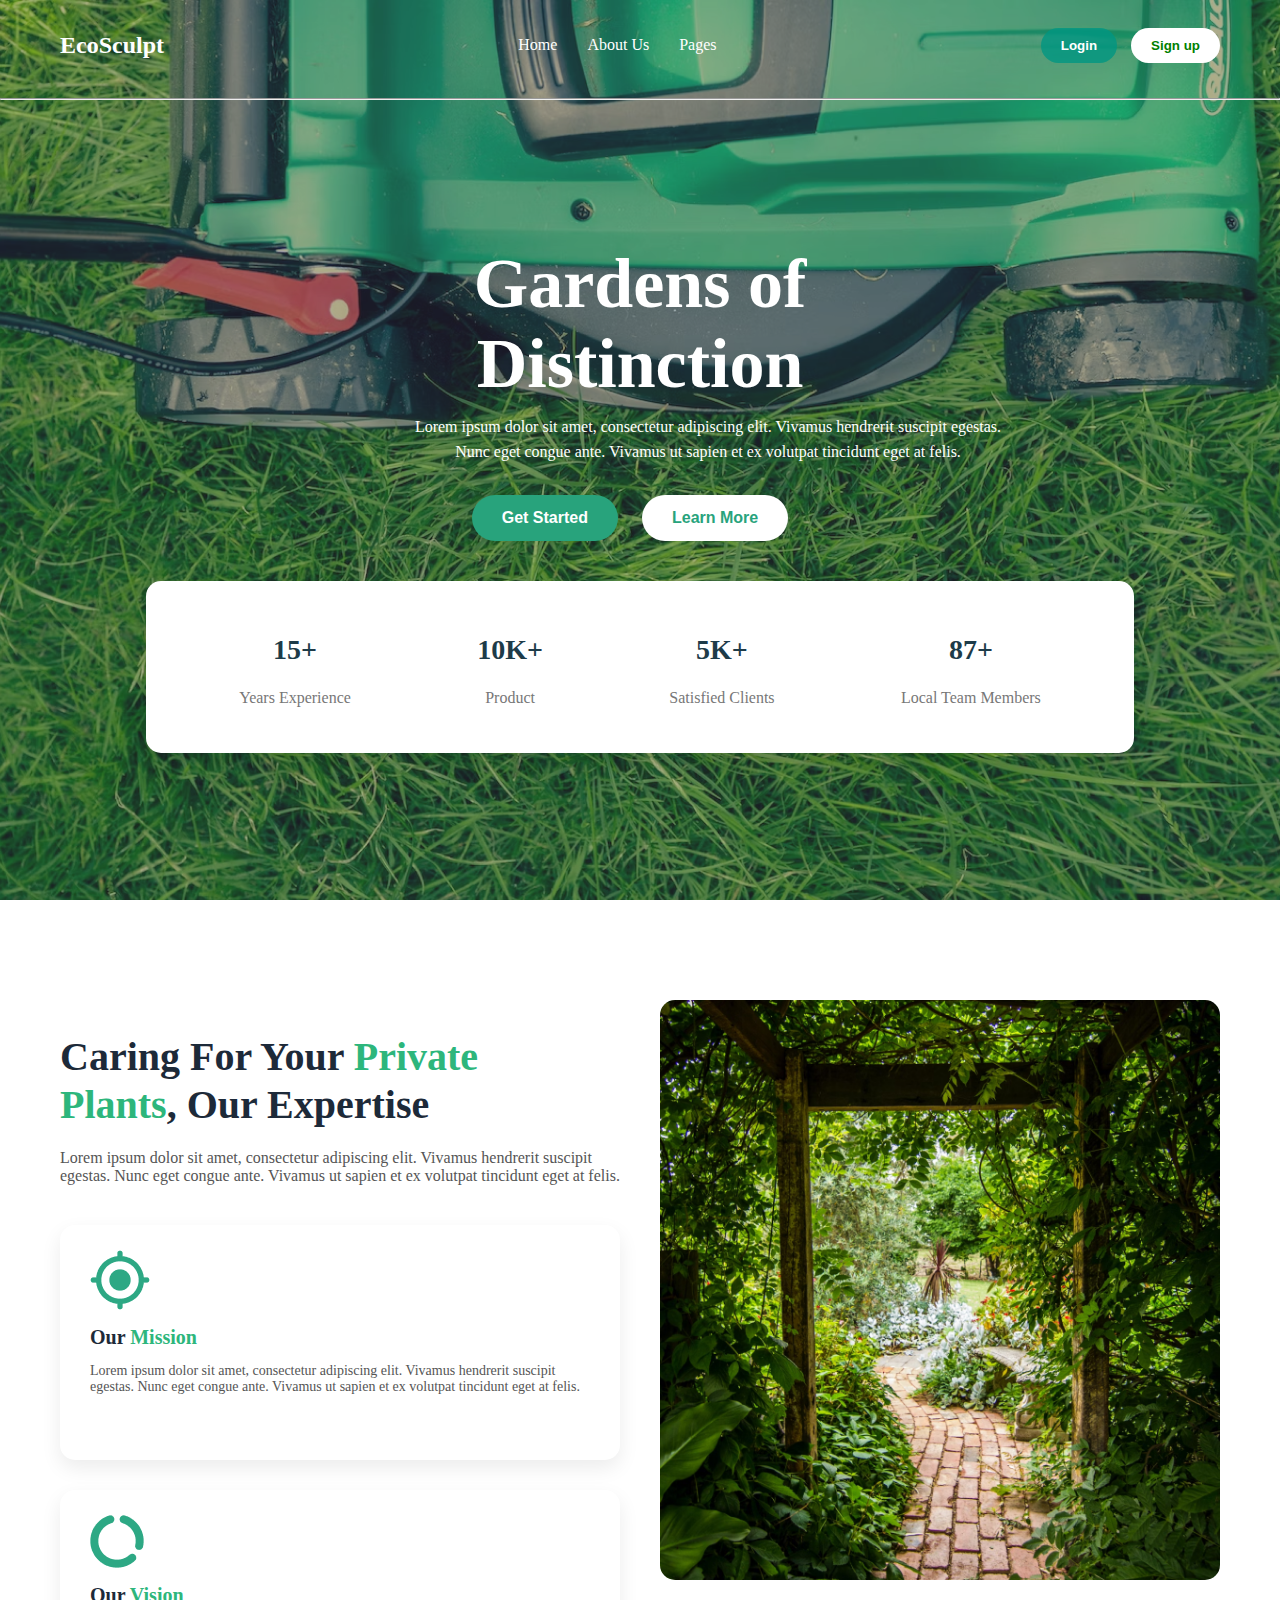
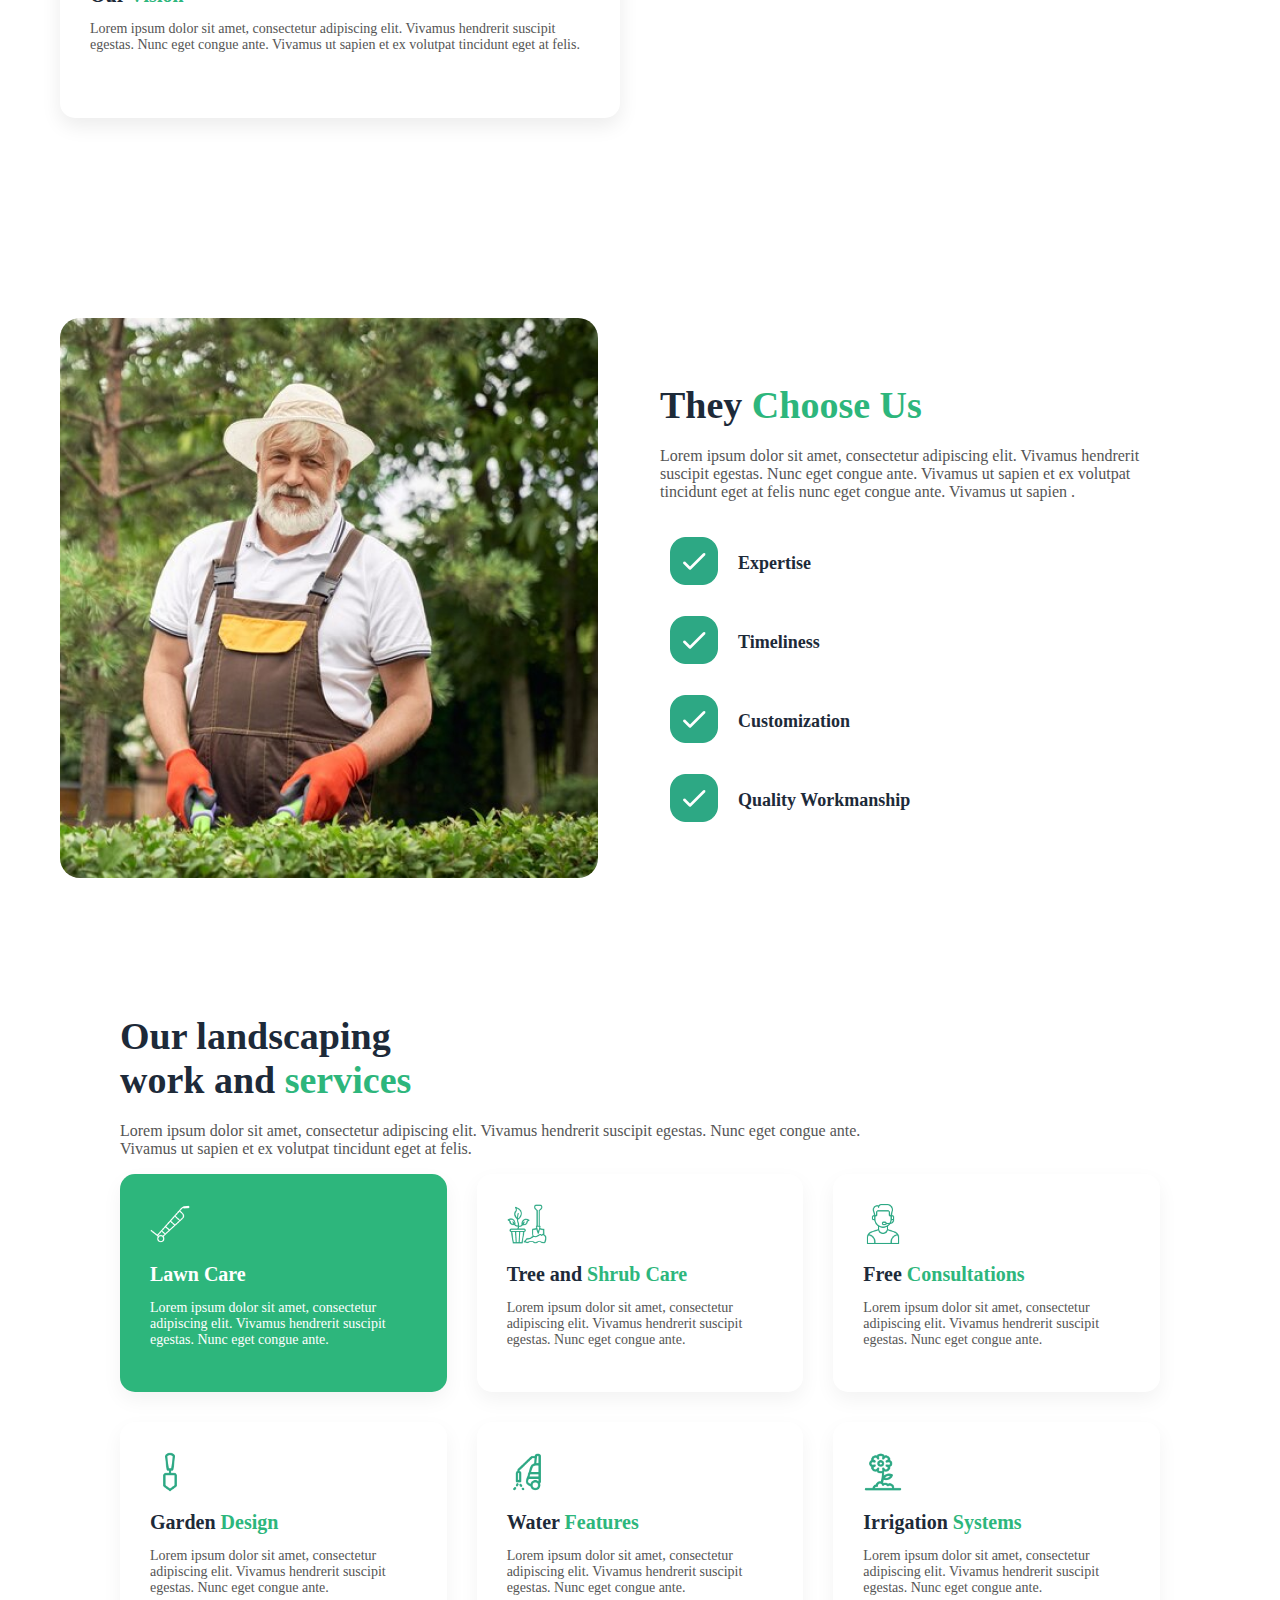
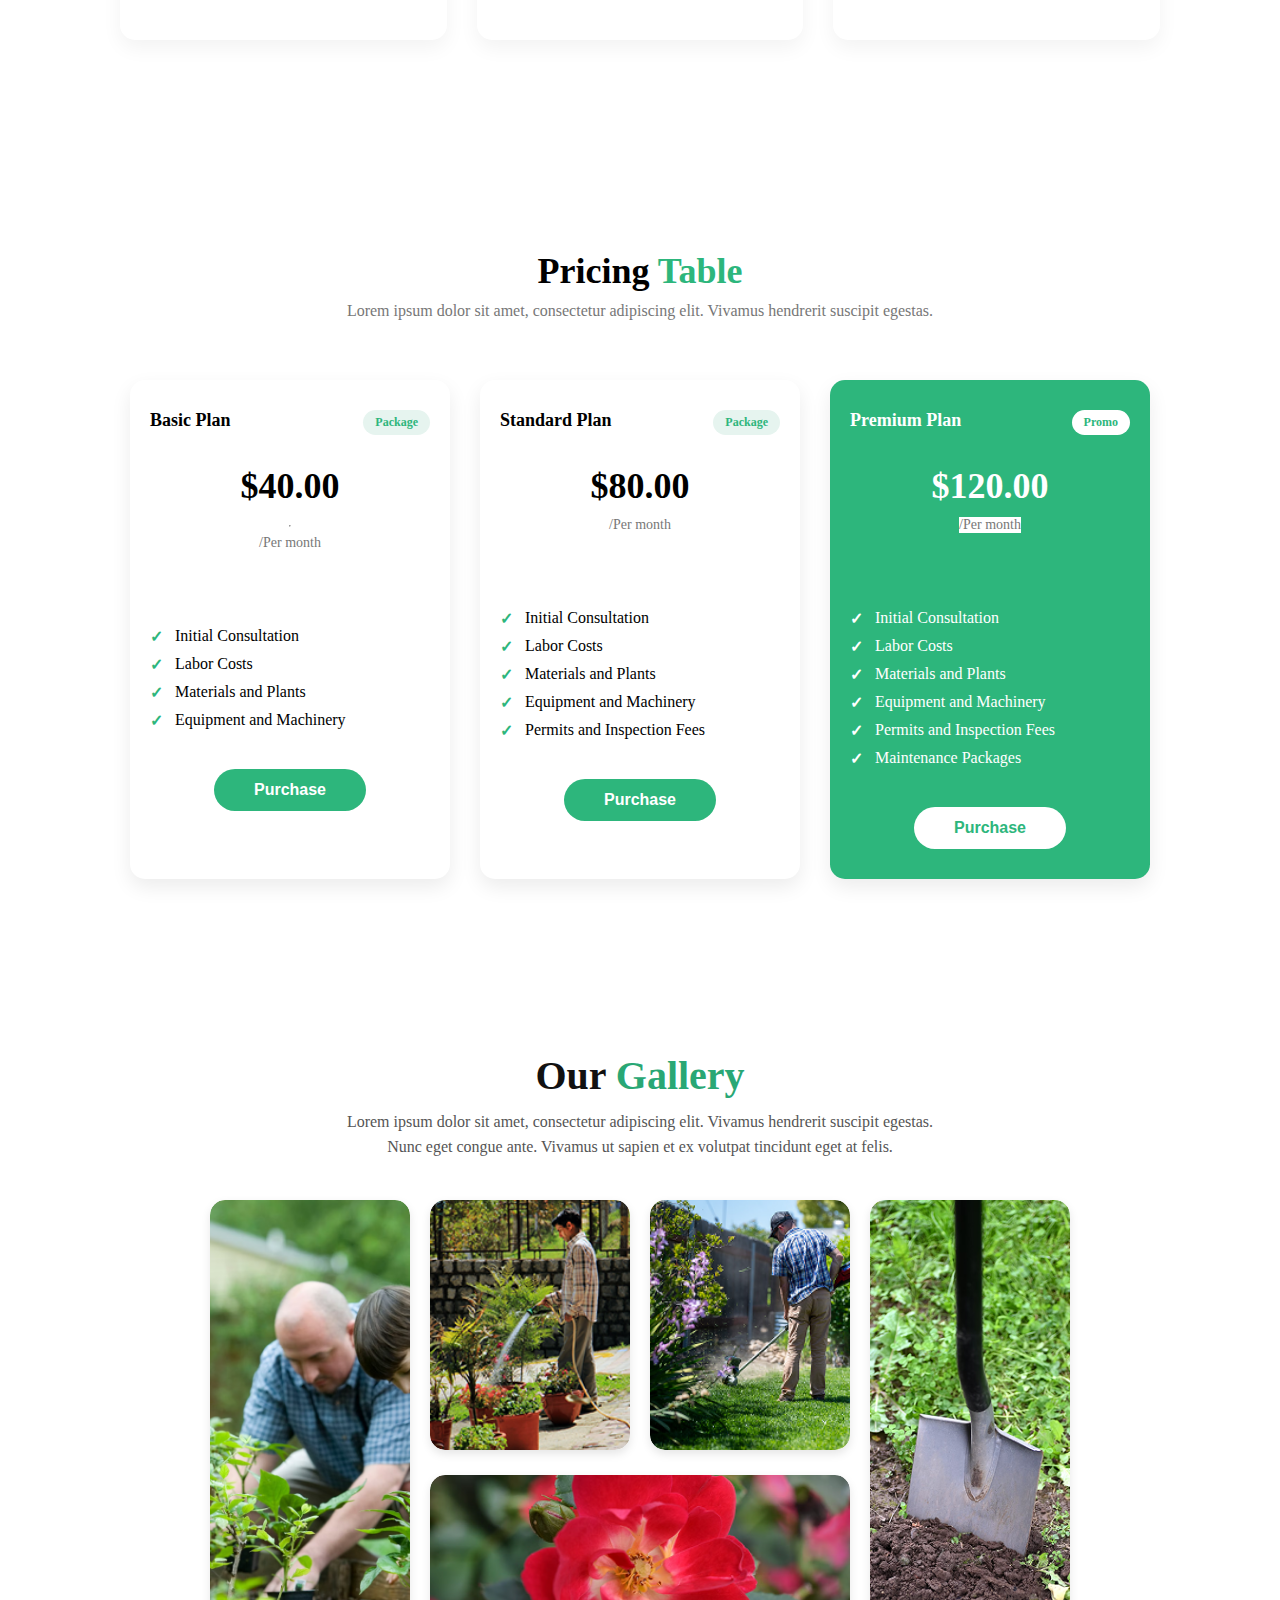
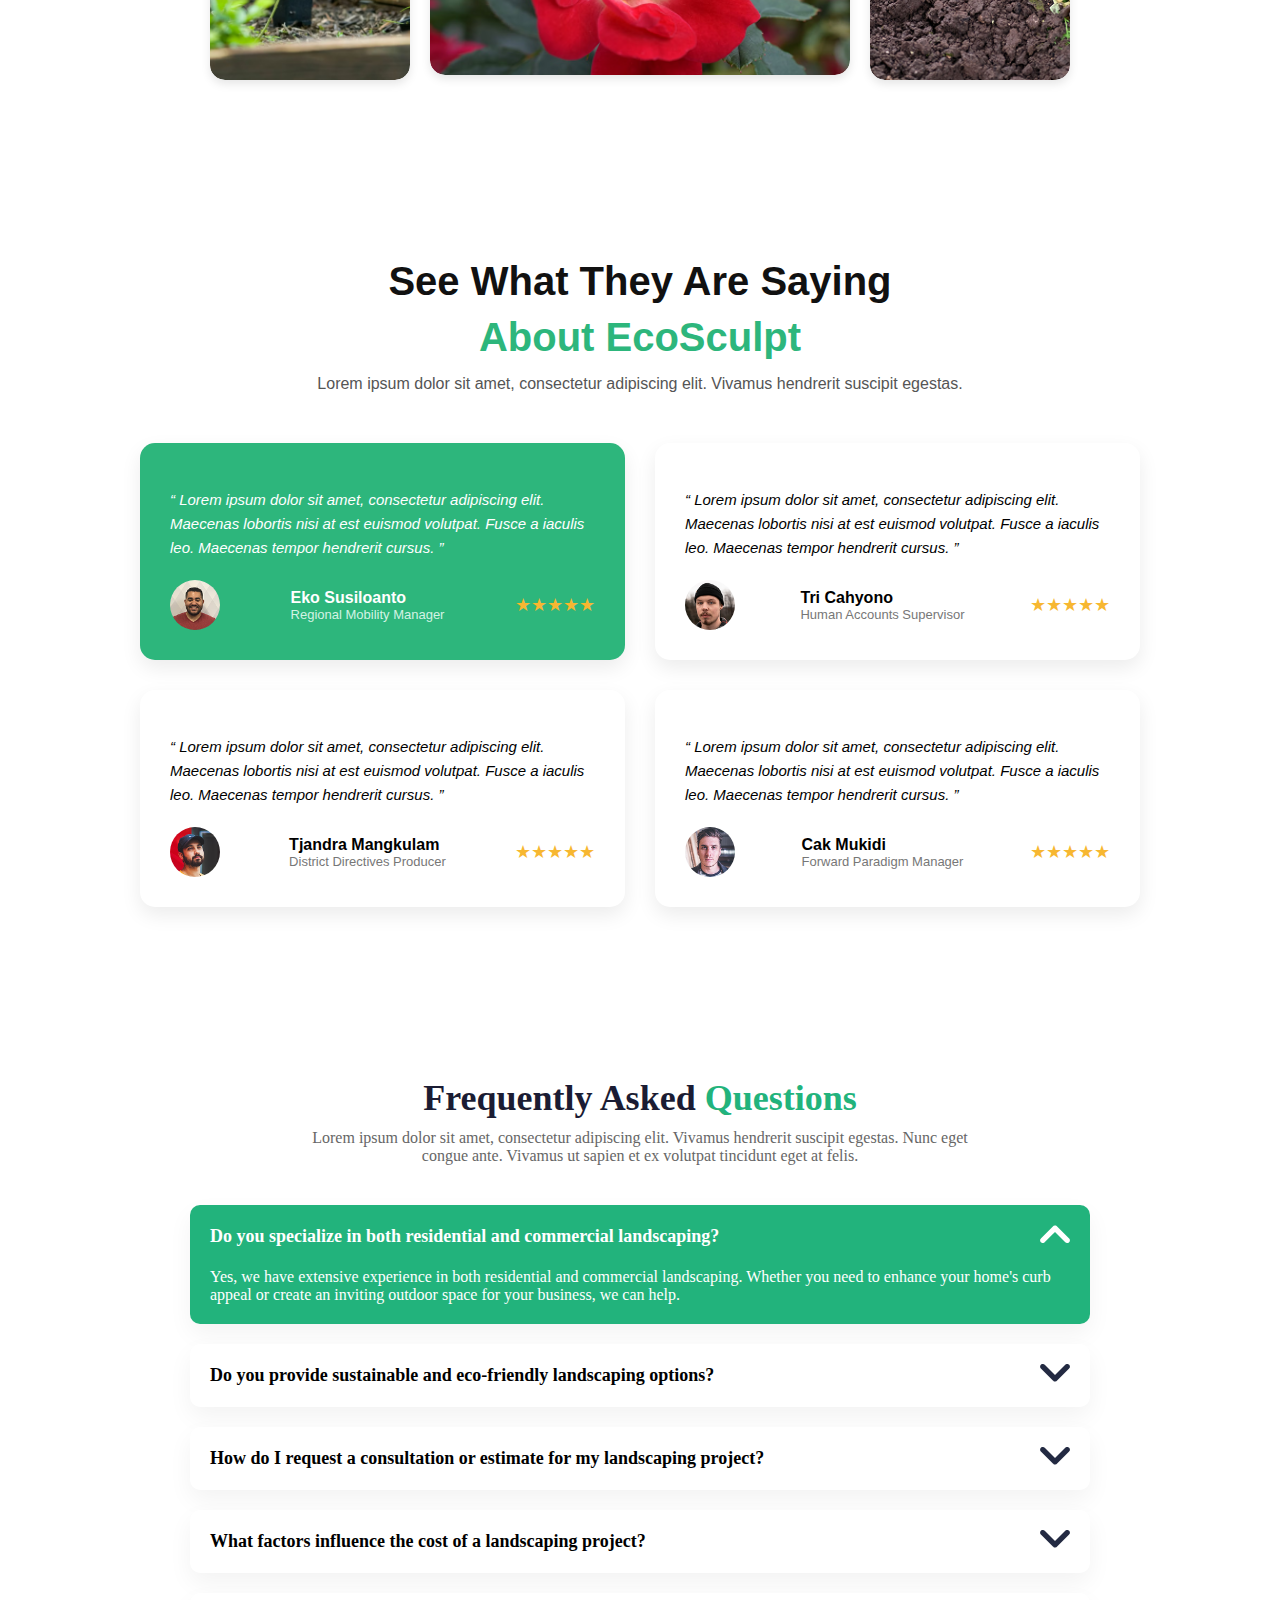
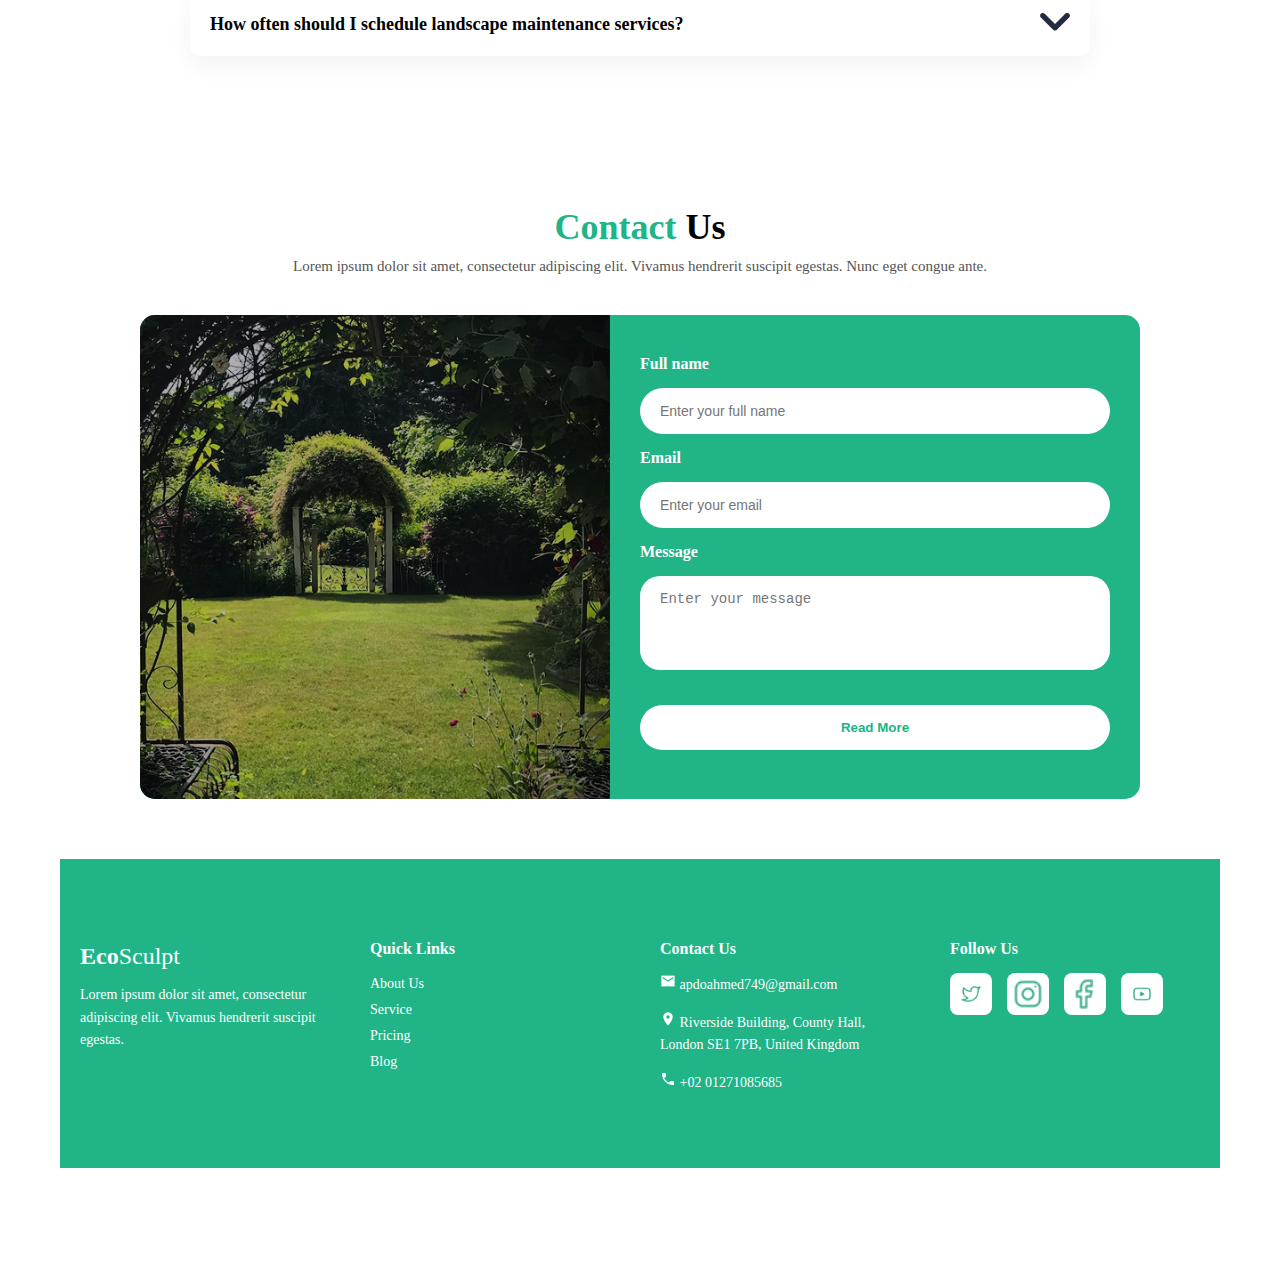
<file: Task-4Nti/index.html>
<!DOCTYPE html>
<html lang="en">
  <head>
    <meta charset="UTF-8" />
    <meta name="viewport" content="width=device-width, initial-scale=1.0" />
    <title>Task-s5</title>
    <link rel="stylesheet" href="style.css" />
  </head>
  <body>
    <header>
      <nav class="navbar">
        <div class="logo">EcoSculpt</div>
        <ul class="nav-links">
          <li><a href>Home</a></li>
          <li><a href>About Us</a></li>
          <li><a href>Pages</a></li>
        </ul>
        <div class="nav-buttons">
          <button class="login">Login</button>
          <button class="signup">Sign up</button>
        </div>
      </nav>
      <hr class="hr">
    </header>

    <section class="hero">
      <div class="hero-content">
        <h1>Gardens of<br />Distinction</h1>
        <p>
          Lorem ipsum dolor sit amet, consectetur adipiscing elit. Vivamus
          hendrerit suscipit egestas.<br />
          Nunc eget congue ante. Vivamus ut sapien et ex volutpat tincidunt eget
          at felis.
        </p>
        <div class="hero-buttons">
          <button class="get-started">Get Started</button>
          <button class="learn-more">Learn More</button>
        </div>
      </div>

      <div class="stats">
        <div class="stat-box">
          <h2>15+</h2>
          <p>Years Experience</p>
        </div>
        <div class="stat-box">
          <h2>10K+</h2>
          <p>Product</p>
        </div>
        <div class="stat-box">
          <h2>5K+</h2>
          <p>Satisfied Clients</p>
        </div>
        <div class="stat-box">
          <h2>87+</h2>
          <p>Local Team Members</p>
        </div>
      </div>
    </section>
    <section class="about-section">
      <div class="about-container">
        <div class="about-text">
          <h2>
            Caring For Your <span class="highlight">Private<br />Plants</span>,
            Our Expertise
          </h2>
          <p>
            Lorem ipsum dolor sit amet, consectetur adipiscing elit. Vivamus
            hendrerit suscipit egestas.
            Nunc eget congue ante. Vivamus ut sapien et ex volutpat tincidunt
            eget at felis.
          </p>

          <div class="about-cards">
            <div class="about-card">
              <div class="icon"><img src="./image/Vector-2.png" alt></div>
              <h3>Our <span class="highlight">Mission</span></h3>
              <p>
                Lorem ipsum dolor sit amet, consectetur adipiscing elit. Vivamus
                hendrerit suscipit egestas.
                Nunc eget congue ante. Vivamus ut sapien et ex volutpat
                tincidunt eget at felis.
              </p>
            </div>

            <div class="about-card">
              <div class="icon"><img src="./image/Vector.png" alt></div>
              <h3>Our <span class="highlight">Vision</span></h3>
              <p>
                Lorem ipsum dolor sit amet, consectetur adipiscing elit. Vivamus
                hendrerit suscipit egestas.
                Nunc eget congue ante. Vivamus ut sapien et ex volutpat
                tincidunt eget at felis.
              </p>
            </div>
          </div>
        </div>

        <div class="about-image">
          <img src="./image/image 2.png" alt="Garden Path" />
        </div>
      </div>
    </section>
    <section class="choose-section">
      <div class="choose-container">
        <div class="choose-image">
          <img src="./image/Image Placeholder-1.png" alt="Gardener" />
        </div>
        <div class="choose-content">
          <h2>They <span class="highlight">Choose Us</span></h2>
          <p>
            Lorem ipsum dolor sit amet, consectetur adipiscing elit. Vivamus
            hendrerit suscipit egestas.
            Nunc eget congue ante. Vivamus ut sapien et ex volutpat tincidunt
            eget at felis nunc eget congue ante.
            Vivamus ut sapien .
          </p>
          <ul class="choose-list">
            <li><span class="check-icon"><img src="./image/Icon.png" alt></span>
              <strong>Expertise</strong></li>
            <li><span class="check-icon"><img src="./image/Icon.png" alt></span>
              <strong>Timeliness</strong></li>
            <li><span class="check-icon"><img src="./image/Icon.png" alt></span>
              <strong>Customization</strong></li>
            <li><span class="check-icon"><img src="./image/Icon.png" alt></span>
              <strong>Quality Workmanship</strong></li>
          </ul>
        </div>
      </div>
      <section class="services-section">
        <div class="services-header">
          <h2>Our landscaping <br>work and <span
              class="highlight">services</span></h2>
          <p>Lorem ipsum dolor sit amet, consectetur adipiscing elit. Vivamus
            hendrerit suscipit egestas.
            Nunc eget congue ante. Vivamus ut sapien et ex volutpat tincidunt
            eget at felis.</p>
        </div>

        <div class="services-grid">
          <div class="service-card highlighted">
            <img src="./image/Lawn Mower.png" alt="Lawn Care"
              class="service-icon" />
            <h3>Lawn Care</h3>
            <p>Lorem ipsum dolor sit amet, consectetur adipiscing elit. Vivamus
              hendrerit suscipit egestas. Nunc eget congue ante.</p>
          </div>

          <div class="service-card">
            <img src="./image/Plantation.png" alt="Tree and Shrub Care"
              class="service-icon" />
            <h3>Tree and <span class="highlight">Shrub Care</span></h3>
            <p>Lorem ipsum dolor sit amet, consectetur adipiscing elit. Vivamus
              hendrerit suscipit egestas. Nunc eget congue ante.</p>
          </div>

          <div class="service-card">
            <img src="./image/Consultant.png" alt="Free Consultations"
              class="service-icon" />
            <h3>Free <span class="highlight">Consultations</span></h3>
            <p>Lorem ipsum dolor sit amet, consectetur adipiscing elit. Vivamus
              hendrerit suscipit egestas. Nunc eget congue ante.</p>
          </div>

          <div class="service-card">
            <img src="./image/Trowel.png" alt="Garden Design"
              class="service-icon" />
            <h3>Garden <span class="highlight">Design</span></h3>
            <p>Lorem ipsum dolor sit amet, consectetur adipiscing elit. Vivamus
              hendrerit suscipit egestas. Nunc eget congue ante.</p>
          </div>

          <div class="service-card">
            <img src="./image/Spray Sprinkler.png" alt="Water Features"
              class="service-icon" />
            <h3>Water <span class="highlight">Features</span></h3>
            <p>Lorem ipsum dolor sit amet, consectetur adipiscing elit. Vivamus
              hendrerit suscipit egestas. Nunc eget congue ante.</p>
          </div>

          <div class="service-card">
            <img src="./image/Flower Growing.png" alt="Irrigation Systems"
              class="service-icon" />
            <h3>Irrigation <span class="highlight">Systems</span></h3>
            <p>Lorem ipsum dolor sit amet, consectetur adipiscing elit. Vivamus
              hendrerit suscipit egestas. Nunc eget congue ante.</p>
          </div>
        </div>
      </section>
      <section class="pricing-section">
        <h2>Pricing <span>Table</span></h2>
        <p>Lorem ipsum dolor sit amet, consectetur adipiscing elit. Vivamus
          hendrerit suscipit egestas.</p>

        <div class="pricing-grid">
          <!-- Basic Plan -->
          <div class="pricing-card">
            <div class="card-header">
              <h3>Basic Plan</h3>
              <span class="tag">Package</span>
            </div>
            <h1>$40.00</h1>
            <hr>
            <p class="per-month">/Per month</p>
            <ul>
              <li>Initial Consultation</li>
              <li>Labor Costs</li>
              <li>Materials and Plants</li>
              <li>Equipment and Machinery</li>
            </ul>
            <button class="purchase">Purchase</button>
          </div>

          <!-- Standard Plan -->
          <div class="pricing-card">
            <div class="card-header">
              <h3>Standard Plan</h3>
              <span class="tag">Package</span>
            </div>
            <h1>$80.00</h1>
            <p class="per-month">/Per month</p>
            <ul>
              <li>Initial Consultation</li>
              <li>Labor Costs</li>
              <li>Materials and Plants</li>
              <li>Equipment and Machinery</li>
              <li>Permits and Inspection Fees</li>
            </ul>
            <button class="purchase">Purchase</button>
          </div>

          <!-- Premium Plan -->
          <div class="pricing-card premium">
            <div class="card-header">
              <h3>Premium Plan</h3>
              <span class="tag">Promo</span>
            </div>
            <h1>$120.00</h1>
            <p class="per-month">/Per month</p>
            <ul>
              <li>Initial Consultation</li>
              <li>Labor Costs</li>
              <li>Materials and Plants</li>
              <li>Equipment and Machinery</li>
              <li>Permits and Inspection Fees</li>
              <li>Maintenance Packages</li>
            </ul>
            <button class="purchase">Purchase</button>
          </div>
        </div>
      </section>

      <section class="gallery-section">
        <div class="section-header">
          <h2>Our <span>Gallery</span></h2>
          <p>
            Lorem ipsum dolor sit amet, consectetur adipiscing elit. Vivamus
            hendrerit suscipit egestas.
            <br>
            Nunc eget congue ante. Vivamus ut sapien et ex volutpat tincidunt
            eget at felis.
          </p>
        </div>

        <div class="gallery-grid">
          <div class="img img1">
            <img src="./image/Image Placeholder 3.png" alt="Image 1">
          </div>

          <div class="img img2">
            <img src="./image/image 26.png" alt="Image 2">
          </div>

          <div class="img img3">
            <img src="./image/image 25.png" alt="Image 3">
          </div>

          <div class="img img4">
            <img src="./image/image 22.png" alt="Image 4">
          </div>

          <div class="img img5">
            <img src="./image/image 21.png" alt="Image 5">
          </div>
        </div>
      </section>
      <section class="testimonial-section">
        <div class="testimonial-header">
          <h2>See What They Are Saying <br><span>About EcoSculpt</span></h2>
          <p>Lorem ipsum dolor sit amet, consectetur adipiscing elit. Vivamus
            hendrerit suscipit egestas.</p>
        </div>

        <div class="testimonial-grid">
          <div class="testimonial-card featured">
            <p class="quote">“ Lorem ipsum dolor sit amet, consectetur
              adipiscing elit. Maecenas lobortis nisi at est euismod volutpat.
              Fusce a iaculis leo. Maecenas tempor hendrerit cursus. ”</p>
            <div class="profile">
              <img src="./image/image 17(1).png" alt="Eko Susiloanto">
              <div class="info">
                <h3>Eko Susiloanto</h3>
                <p>Regional Mobility Manager</p>
              </div>
              <div class="stars">★★★★★</div>
            </div>
          </div>

          <div class="testimonial-card">
            <p class="quote">“ Lorem ipsum dolor sit amet, consectetur
              adipiscing elit. Maecenas lobortis nisi at est euismod volutpat.
              Fusce a iaculis leo. Maecenas tempor hendrerit cursus. ”</p>
            <div class="profile">
              <img src="./image/image 18.png" alt="Tri Cahyono">
              <div class="info">
                <h3>Tri Cahyono</h3>
                <p>Human Accounts Supervisor</p>
              </div>
              <div class="stars">★★★★★</div>
            </div>
          </div>

          <div class="testimonial-card">
            <p class="quote">“ Lorem ipsum dolor sit amet, consectetur
              adipiscing elit. Maecenas lobortis nisi at est euismod volutpat.
              Fusce a iaculis leo. Maecenas tempor hendrerit cursus. ”</p>
            <div class="profile">
              <img src="./image/image 19.png" alt="Tjandra Mangkulam">
              <div class="info">
                <h3>Tjandra Mangkulam</h3>
                <p>District Directives Producer</p>
              </div>
              <div class="stars">★★★★★</div>
            </div>
          </div>

          <div class="testimonial-card">
            <p class="quote">“ Lorem ipsum dolor sit amet, consectetur
              adipiscing elit. Maecenas lobortis nisi at est euismod volutpat.
              Fusce a iaculis leo. Maecenas tempor hendrerit cursus. ”</p>
            <div class="profile">
              <img src="./image/image 0.png" alt="Cak Mukidi">
              <div class="info">
                <h3>Cak Mukidi</h3>
                <p>Forward Paradigm Manager</p>
              </div>
              <div class="stars">★★★★★</div>
            </div>
          </div>
        </div>
      </section>

      <section class="faq-section">
        <div class="faq-header">
          <h2><span>Frequently Asked </span><span
              class="highlight">Questions</span></h2>
          <p>Lorem ipsum dolor sit amet, consectetur adipiscing elit. Vivamus
            hendrerit suscipit egestas. Nunc eget congue ante. Vivamus ut sapien
            et ex volutpat tincidunt eget at felis.</p>
        </div>

        <div class="faq-container">
          <div class="faq-item expanded">
            <div class="faq-question">
              Do you specialize in both residential and commercial landscaping?
              <span class="arrow"><img src="./image/Vector 55.png" alt></span>
            </div>
            <div class="faq-answer">
              Yes, we have extensive experience in both residential and
              commercial landscaping. Whether you need to enhance your home's
              curb appeal or create an inviting outdoor space for your business,
              we can help.
            </div>
          </div>

          <div class="faq-item">
            <div class="faq-question">
              Do you provide sustainable and eco-friendly landscaping options?
              <span class="arrow"><img src="./image/Vector 56.png" alt></span>
            </div>
            <div class="faq-answer">
              Yes, we offer sustainable and eco-friendly solutions tailored to
              your needs.
            </div>
          </div>

          <div class="faq-item">
            <div class="faq-question">
              How do I request a consultation or estimate for my landscaping
              project?
              <span class="arrow"><img src="./image/Vector 56.png" alt></span>
            </div>
            <div class="faq-answer">
              You can request a consultation via our website contact form or by
              phone.
            </div>
          </div>

          <div class="faq-item">
            <div class="faq-question">
              What factors influence the cost of a landscaping project?
              <span class="arrow"><img src="./image/Vector 56.png" alt></span>
            </div>
            <div class="faq-answer">
              Size, materials, design complexity, and site conditions all affect
              cost.
            </div>
          </div>

          <div class="faq-item">
            <div class="faq-question">
              How often should I schedule landscape maintenance services?
              <span class="arrow"><img src="./image/Vector 56.png" alt></span>
            </div>
            <div class="faq-answer">
              Maintenance is typically monthly, but we customize based on your
              needs.
            </div>
          </div>
        </div>
      </section>

      <section class="contact-section">
        <div class="container">
          <h2><span>Contact</span> Us</h2>
          <p>Lorem ipsum dolor sit amet, consectetur adipiscing elit. Vivamus
            hendrerit suscipit egestas. Nunc eget congue ante.</p>

          <div class="contact-box">
            <div class="contact-image">
              <img src="./image/image 29.png" alt="Garden image">
            </div>
            <form class="contact-form">
              <label for="name">Full name</label>
              <input type="text" id="name" placeholder="Enter your full name">

              <label for="email">Email</label>
              <input type="email" id="email" placeholder="Enter your email">

              <label for="message">Message</label>
              <textarea id="message" rows="4"
                placeholder="Enter your message"></textarea>

              <button type="submit">Read More</button>
            </form>
          </div>
        </div>
      </section>

      <footer class="footer">
        <div class="container footer-content">
          <div class="footer-column">
            <h3>Eco<span>Sculpt</span></h3>
            <p>Lorem ipsum dolor sit amet, consectetur adipiscing elit. Vivamus
              hendrerit suscipit egestas.</p>
          </div>

          <div class="footer-column">
            <h4>Quick Links</h4>
            <ul>
              <li><a href="#">About Us</a></li>
              <li><a href="#">Service</a></li>
              <li><a href="#">Pricing</a></li>
              <li><a href="#">Blog</a></li>
            </ul>
          </div>

          <div class="footer-column">
            <h4>Contact Us</h4>
            <p><img src="./image/email.png" alt> apdoahmed749@gmail.com</p>
            <p><img src="./image/location_on.png" alt> Riverside Building,
              County Hall,<br> London SE1 7PB, United Kingdom</p>
            <p><img src="./image/call.png" alt> +02 01271085685</p>
          </div>

          <div class="footer-column">
            <h4>Follow Us</h4>
            <div class="social-icons">
              <a href="#"><img src="./image/Twitter.png" alt="Twitter"></a>
              <a href="#"><img src="./image/ig.png" alt="Instagram"></a>
              <a href="#"><img src="./image/fb.png" alt="Facebook"></a>
              <a href="#"><img src="./image/You tube.png" alt="YouTube"></a>
            </div>
          </div>
        </div>
      </footer>

    </body>
  </html>
</file>
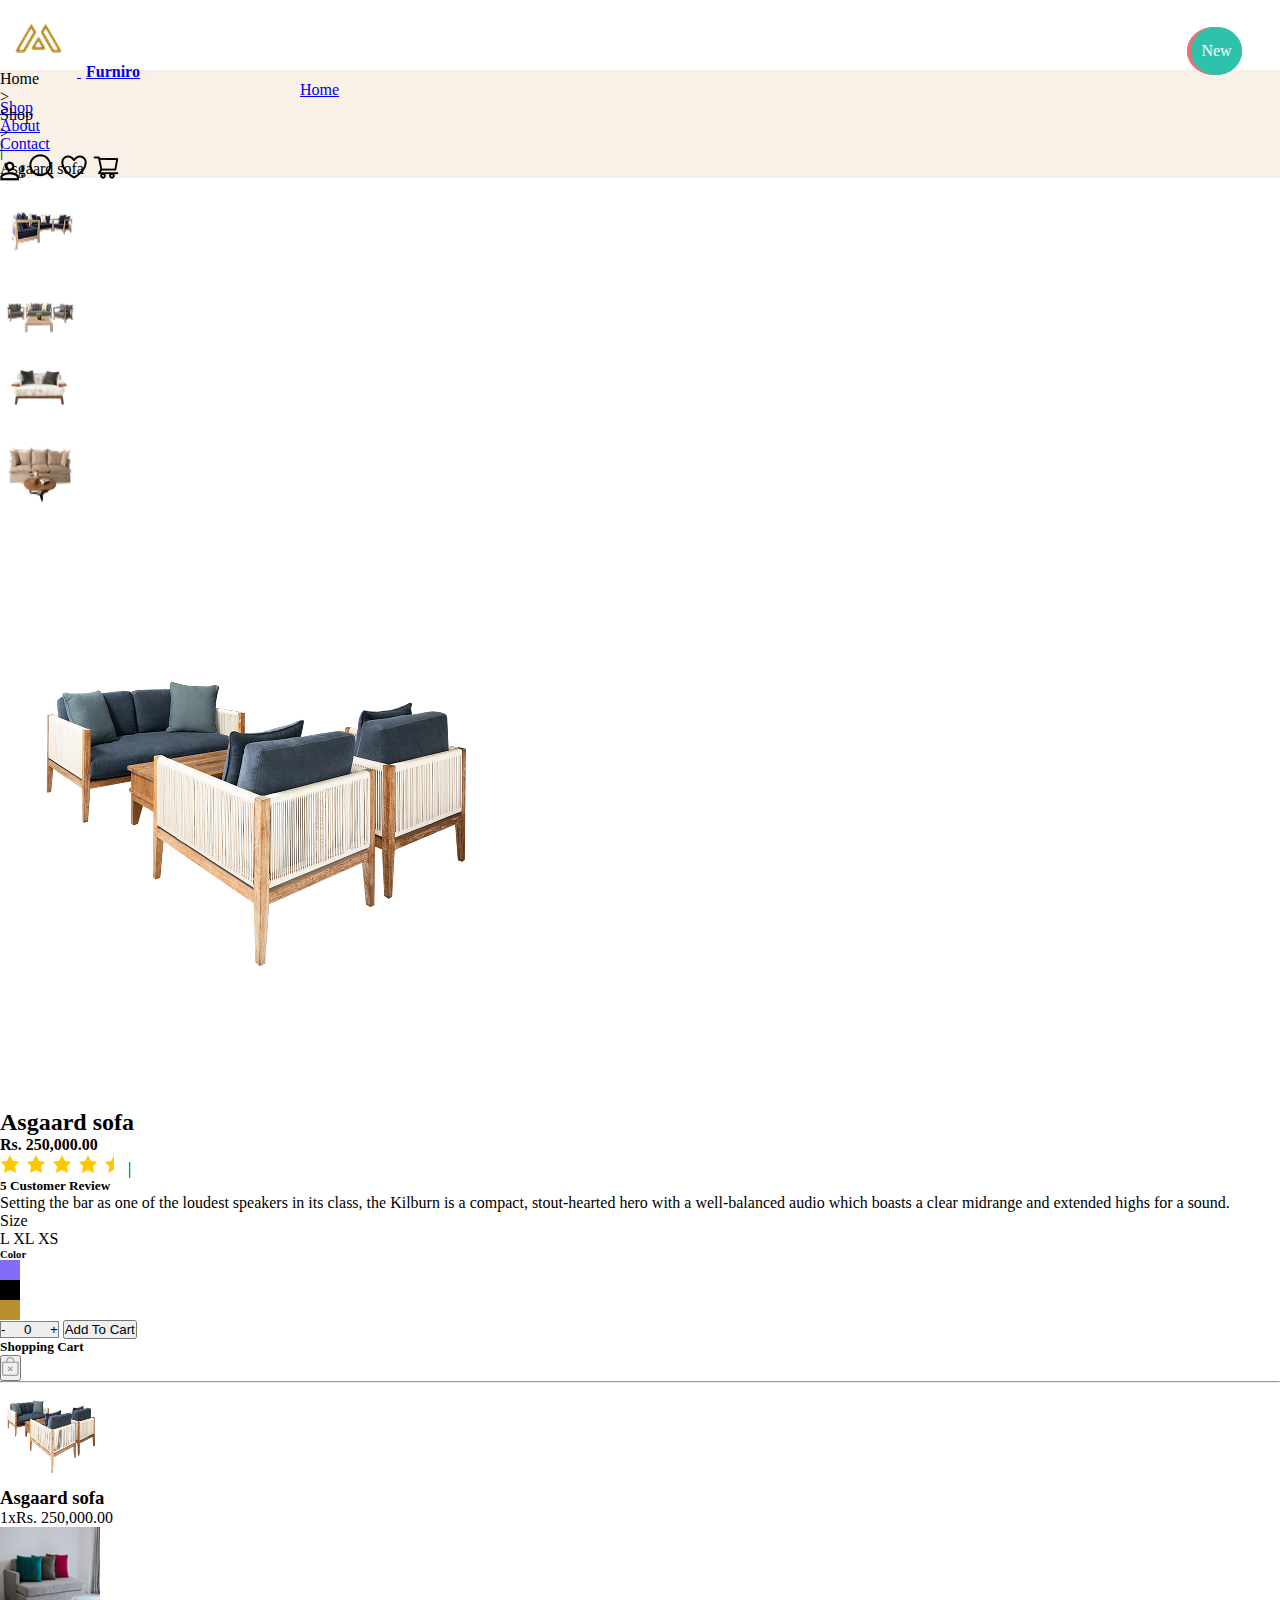
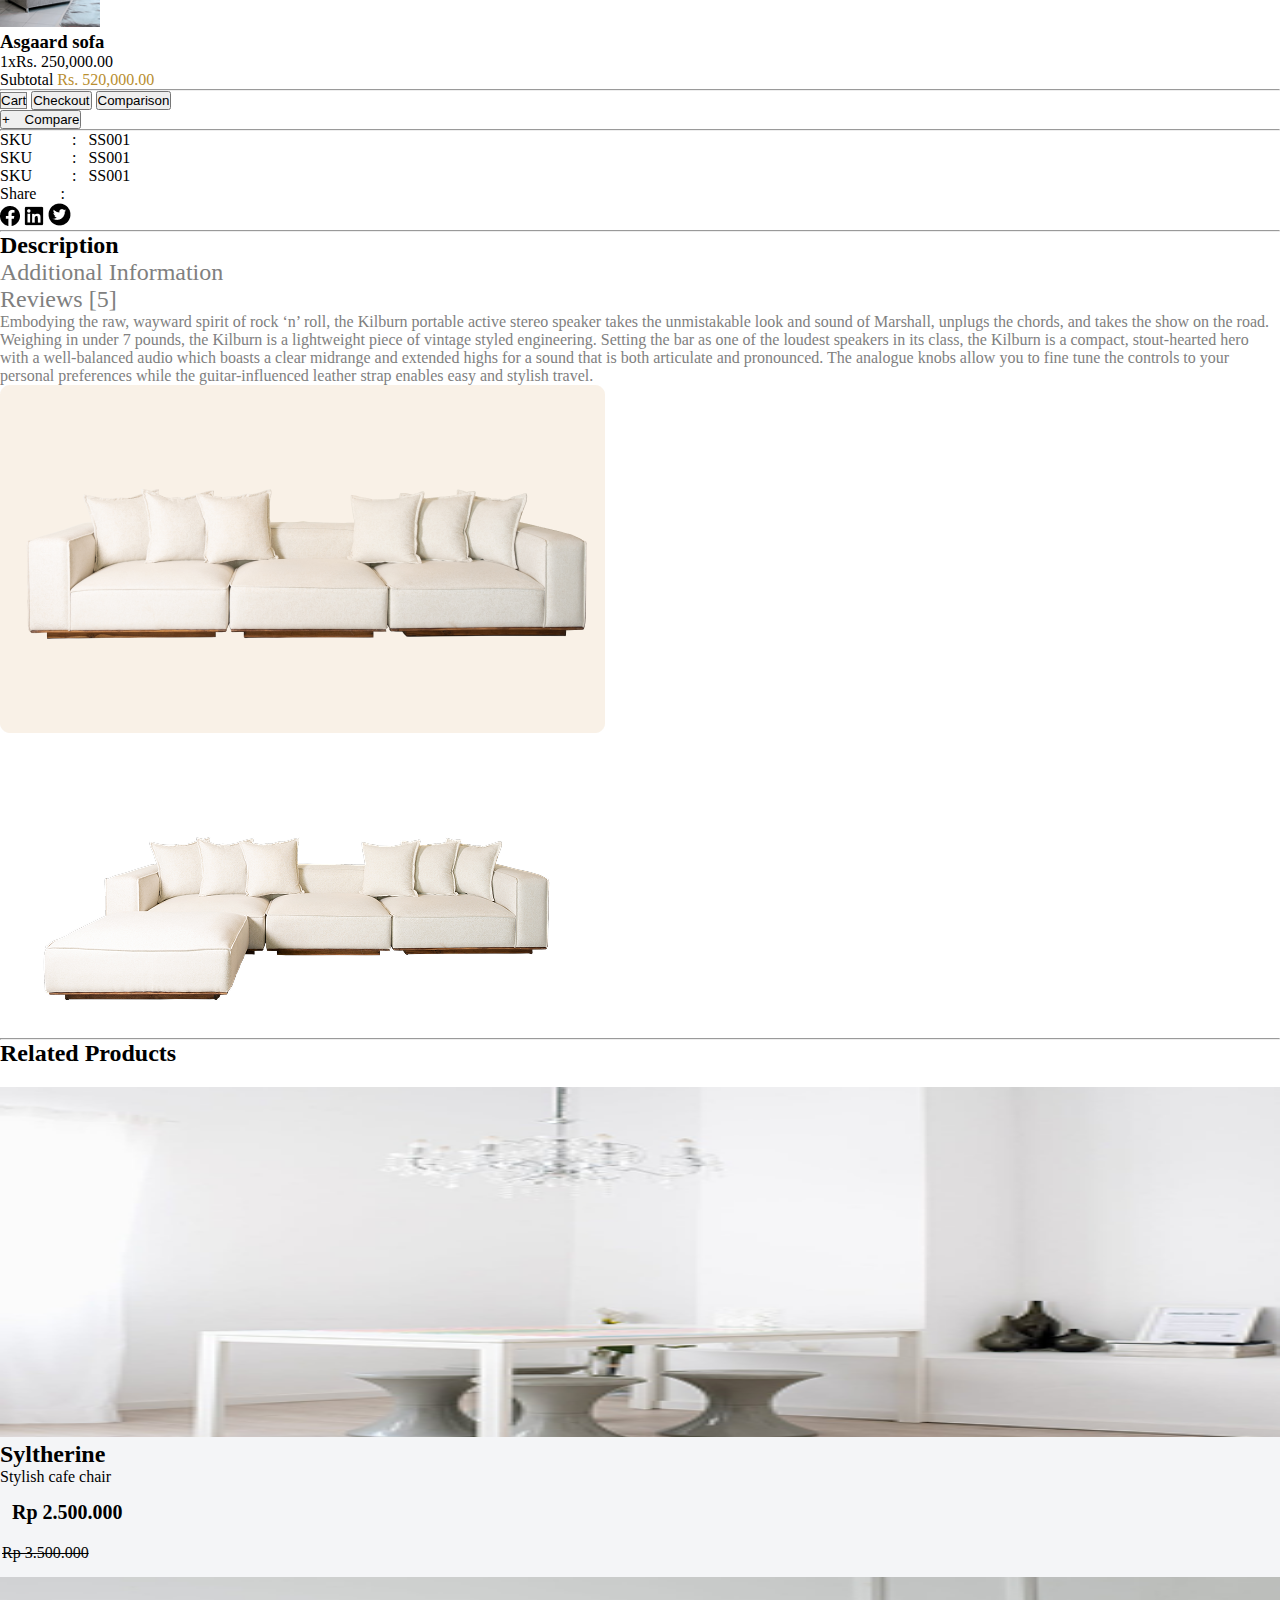
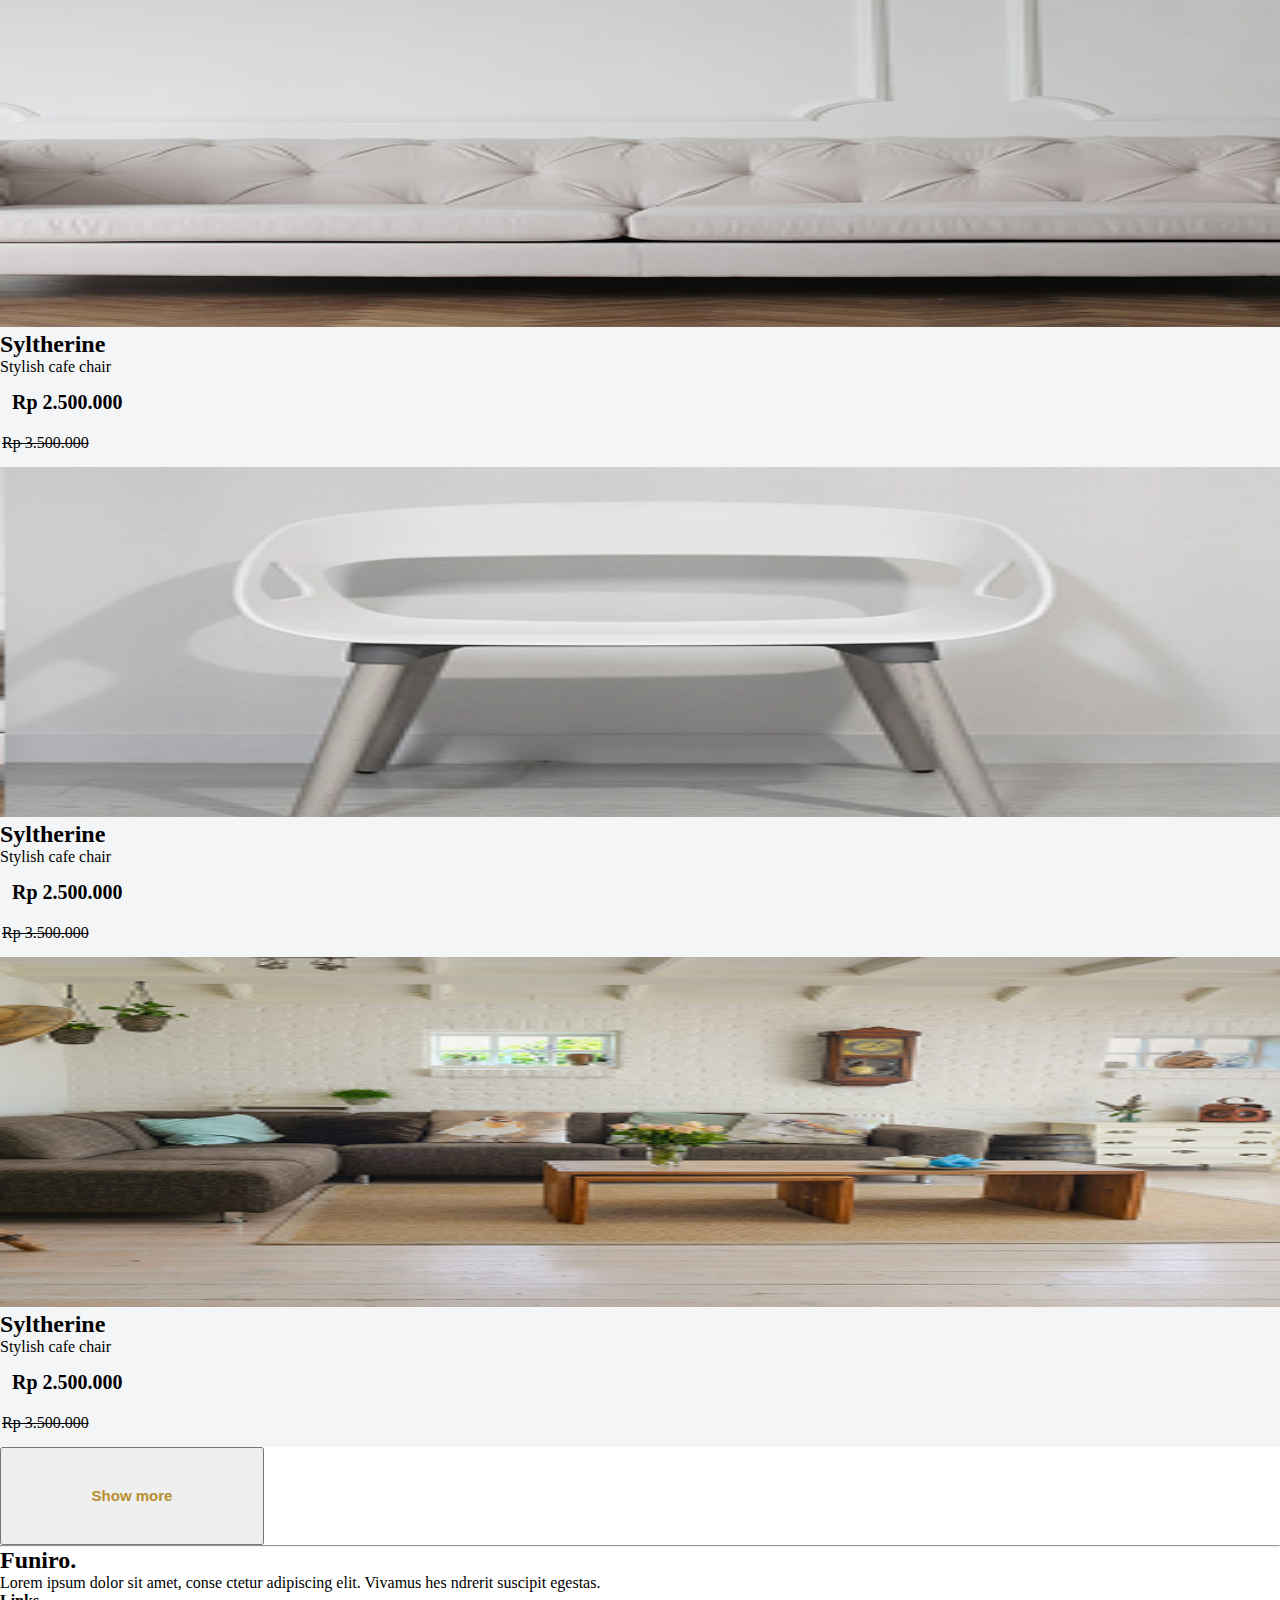
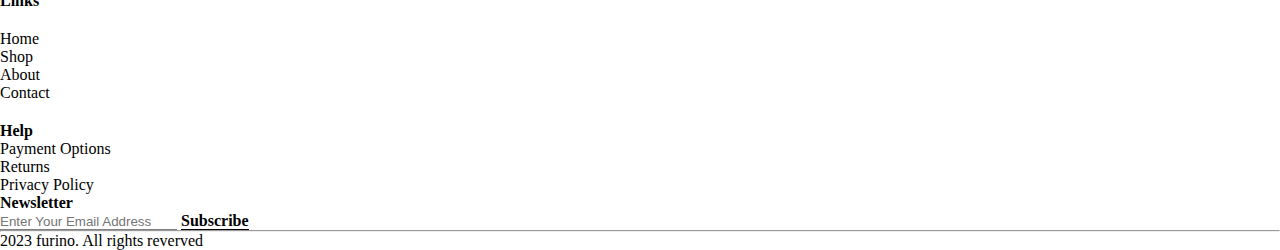
<file: Task-6Nti/index.html>
<!DOCTYPE html>
<html lang="en">
  <head>
    <meta charset="UTF-8">
    <meta name="viewport" content="width=device-width, initial-scale=1.0">
    <title>Furniro</title>
    <link
      href="https://cdn.jsdelivr.net/npm/bootstrap@5.3.7/dist/css/bootstrap.min.css"
      rel="stylesheet"
      integrity="sha384-LN+7fdVzj6u52u30Kp6M/trliBMCMKTyK833zpbD+pXdCLuTusPj697FH4R/5mcr"
      crossorigin="anonymous">
    <link rel="stylesheet" href="./style.css">
  </head>
  <body>

    <nav class="navbar navbar-expand-lg bg-body-tertiary "
      style="max-height: 70px;">
      <div class="container-fluid">
        <a class="navbar-brand" href="#"><img
            src="./img/Meubel House_Logos-05 (1).png" alt> <span
            style="font-weight: bold;margin-left: 5px; ">Furniro</span></a>
        <button class="navbar-toggler" type="button" data-bs-toggle="collapse"
          data-bs-target="#navbarSupportedContent"
          aria-controls="navbarSupportedContent" aria-expanded="false"
          aria-label="Toggle navigation">
          <span class="navbar-toggler-icon"></span>
        </button>
        <div class="collapse navbar-collapse" id="navbarSupportedContent">
          <ul class="navbar-nav me-auto mb-2 mb-lg-0">
            <li class="nav-item">
              <a class="nav-link active px-3 mx-5" aria-current="page" href="#"
                style="margin-left: 300px !important;">Home</a>
            </li>
            <li class="nav-item">
              <a class="nav-link active px-3 mx-4" aria-current="page"
                href="#">Shop</a>
            </li>
            <li class="nav-item">
              <a class="nav-link active px-3 mx-4" aria-current="page"
                href="#">About</a>
            </li>
            <li class="nav-item">
              <a class="nav-link active px-3 mx-4" aria-current="page"
                href="#">Contact</a>
            </li>
          </ul>
          <form class="d-flex  " role="icons">
            <img src="./img/Vector.png" alt class="mx-3">
            <img src="./img/akar-icons_search.png" alt class="mx-3">
            <img src="./img/akar-icons_heart.png" alt class="mx-3">
            <img src="./img/ant-design_shopping-cart-outlined.png" alt
              class="mx-3">

          </form>
        </div>
      </div>
    </nav>

    <div class="Nav2-  back-bg" style="background-color: #f9f1e7;">
      <div class="container">
        <ul class="d-flex list-unstyled py-4 align-items-center">

          <li class="text-secondary pe-3">Home</li>
          <li class="fs-4 pe-3">></li>
          <li class="text-secondary pe-3">Shop</li>
          <li class="fs-4 pe-3">></li>
          <li class="text-secondary fs-4 pe-3">|</li>
          <li class="pe-3">Asgaard sofa</li>
        </ul>

      </div>
    </div>

    <div class="products pt-3">
      <div class="container">
        <div class="row">
          <div class="col-1 d-flex flex-column types gap-5">
            <div class="main-bg rounded"> <img
                src="./img/Outdoor sofa set 2.png" alt></div>
            <div class="main-bg rounded"> <img
                src="./img/Outdoor sofa set_2 1.png" alt></div>
            <div class="main-bg rounded"> <img src="./img/Mask group.png"
                alt></div>
            <div class="main-bg rounded"> <img
                src="./img/Maya sofa three seater (1) 1.png" alt>
            </div>
          </div>
          <div class="col-5 ">
            <div class="main-bg rounded h-100 "> <img
                src="./img/Asgaard sofa 3.png" alt></div>

          </div>
          <div class="col-6 ps-5">
            <h2 class="py-2">Asgaard sofa</h2>
            <h4 class="text-secondary">Rs. 250,000.00</h4>
            <div class="d-flex gap-3 align-items-center "><img
                src="./img/Group 88.png" alt> <span
                class="text-secondary fs-1 fw-lighter"> | </span> <h5
                class="text-secondary">5 Customer Review</h5></div>
            <p>Setting the bar as one of the loudest speakers in its class, the
              Kilburn is a compact, stout-hearted hero with a well-balanced
              audio which boasts a clear midrange and extended highs for a
              sound.
            </p>
            <div class="sizes">
              <span class="text-secondary">Size</span>
              <div class="d-flex gap-4 pt-3">
                <span class="main-bg p-2 px-3 rounded">L</span>
                <span class="main-bg p-2 px-3 rounded">XL</span>
                <span class="main-bg p-2 px-3 rounded">XS</span>
              </div>
            </div>
            <h6 class="text-secondary mt-4">Color</h6>
            <div class="colors d-flex mt-3 gap-4">

              <div class="color rounded-circle"></div>
              <div class="color rounded-circle"></div>
              <div class="color rounded-circle"></div>
            </div>
            <div class="buttons d-flex mt-4 gap-4">
              <button class="rounded py-2 px-4">- &nbsp;&nbsp;&nbsp; 0
                &nbsp;&nbsp;&nbsp; +</button>
              <button class="rounded  py-2 px-4  " type="button"
                aria-controls="offcanvasRight">Add To Cart</button>
              <div class="offcanvas offcanvas-end" tabindex="-1"
                id="offcanvasRight" aria-labelledby="offcanvasRightLabel">
                <div
                  class="offcanvas-header d-flex justify-content-between px-3 py-4 align-items-center">
                  <h5 id="offcanvasRightLabel" class="fw-bold fs-2">Shopping
                    Cart</h5>
                  <button class=" border border-0"
                    data-bs-dismiss="offcanvas"><img src="./img/Group (1).png"
                      alt></button>
                </div>
                <hr class="w-75 m-auto my-3">
                <div class="offcanvas-body">
                  <div class="2-divs">
                    <div class="d-flex gap-3 align-items-center my-3"><img
                        src="./img/Asgaard sofa 3.png" alt class="rounded">
                      <div class="writing">
                        <h3>Asgaard sofa</h3>
                        <div class="spans d-flex gap-3">
                          <span>1</span><span>x</span><span
                            class="text-secondary">Rs. 250,000.00</span>

                        </div>

                      </div>
                      <i class="fa-solid fa-circle-xmark fa-xl"
                        style="color:gray;"></i>
                    </div>
                    <div class="d-flex gap-3 align-items-center my-3"><img
                        src="./img/Asgaard sofa 5 (2).png" alt class="rounded">
                      <div class="writing">
                        <h3>Asgaard sofa</h3>
                        <div class="spans d-flex gap-3">
                          <span>1</span><span>x</span><span
                            class="text-secondary">Rs. 250,000.00</span>

                        </div>

                      </div>
                      <i class="fa-solid fa-circle-xmark fa-xl"
                        style="color:gray;"></i>
                    </div>

                  </div>

                  <div class="bottom-canvas mt-5 pt-5 position-absolute ">
                    <div class="total d-flex justify-content-between">
                      <span>Subtotal</span>
                      <span class="text-secondary fw-bold">Rs. 520,000.00</span>
                    </div>
                    <hr class="w-75 m-auto my-4">
                    <div class="buttons d-flex gap-2">
                      <button
                        class=" btn btn-outline-dark py-2 px-4 rounded-pill">Cart</button>
                      <button
                        class="btn btn-outline-dark py-2 px-4 rounded-pill">Checkout</button>
                      <button
                        class="btn btn-outline-dark py-2 px-4 rounded-pill">Comparison</button>
                    </div>
                  </div>

                </div>
              </div>
              <button class="rounded  py-2 px-4">+
                &nbsp;&nbsp;&nbsp;Compare</button>
            </div>
            <hr class="my-5">
            <div class="mt-3"><span
                class="text-secondary mt-3">SKU&nbsp;&nbsp;&nbsp;&nbsp;&nbsp;&nbsp
                &nbsp;&nbsp;&nbsp:&nbsp;&nbsp;&nbsp;SS001</span> <br></div>
            <div class="mt-3"><span
                class="text-secondary mt-3">SKU&nbsp;&nbsp;&nbsp;&nbsp;&nbsp;&nbsp
                &nbsp;&nbsp;&nbsp:&nbsp;&nbsp;&nbsp;SS001</span> <br></div>
            <div class="mt-3"><span
                class="text-secondary mt-3">SKU&nbsp;&nbsp;&nbsp;&nbsp;&nbsp;&nbsp
                &nbsp;&nbsp;&nbsp:&nbsp;&nbsp;&nbsp;SS001</span> <br></div>
            <div><span class="text-secondary d-flex gap-3 pt-3">Share
                &nbsp;&nbsp;&nbsp;&nbsp;
                : <div class="images d-flex gap-3 d-inline-block"><img
                    src="./img/akar-icons_facebook-fill.png" alt>
                  <img src="./img/Vector (18).png" alt>
                  <img src="./img/Vector (19).png" alt>

                </div></span></div>
          </div>
        </div>

      </div>
    </div>
    <hr class="my-5">
    <div class="desc mt-5 py-5">
      <div class="container">
        <div
          class="headings d-flex text-center gap-5 justify-content-center py-4">
          <h2>Description</h2>
          <h2>Additional Information</h2>
          <h2>Reviews [5]</h2>
        </div>
        <p class="py-3">Embodying the raw, wayward spirit of rock ‘n’ roll, the
          Kilburn portable active stereo speaker takes the unmistakable look and
          sound of Marshall, unplugs the chords, and takes the show on the
          road.</p>
        <p class="py-4">Weighing in under 7 pounds, the Kilburn is a lightweight
          piece of vintage styled engineering. Setting the bar as one of the
          loudest speakers in its class, the Kilburn is a compact, stout-hearted
          hero with a well-balanced audio which boasts a clear midrange and
          extended highs for a sound that is both articulate and pronounced. The
          analogue knobs allow you to fine tune the controls to your personal
          preferences while the guitar-influenced leather strap enables easy and
          stylish travel.</p>

        <div class="row">
          <div class="col-6"><img src="./img/Group 107.png" alt></div>
          <div class="col-6 main-bg rounded"><img
              src="./img/Cloud sofa three seater + ottoman_1 1.png" alt></div>

        </div>
      </div>
    </div>
    <hr class="my-5">
    <section class="related py-5">
      <div class="container">
        <h2 class="fw-bold text-center my-5 fs-3">Related Products</h2>
        <div class="cards d-flex justify-content-center gap-4">
          <div class="card position-relative overflow-hidden">
            <img src="./img/Images (14).png" alt>
            <h2 class="p-2">Syltherine</h2>
            <p class="text-muted p-2">Stylish cafe chair</p>
            <div
              class="pricing  d-flex justify-content-between align-items-center ">
              <h2>Rp 2.500.000</h2>
              <del class="text-muted">Rp 3.500.000</del>
            </div>
            <div
              class="overlay  position-absolute w-100 h-100 text-center text-white d-flex justify-content-center align-items-center flex-column">
              <div class="write d-flex gap-3 justify-content-center w-100">
              </div>
            </div>
          </div>
          <div class="card position-relative overflow-hidden">
            <img src="./img/Images (12).png" alt>
            <h2 class="p-2">Syltherine</h2>
            <p class="text-muted p-2">Stylish cafe chair</p>
            <div
              class="pricing  d-flex justify-content-between align-items-center ">
              <h2>Rp 2.500.000</h2>
              <del class="text-muted">Rp 3.500.000</del>
            </div>
            <div
              class="overlay  position-absolute w-100 h-100 text-center text-white d-flex justify-content-center align-items-center flex-column">
              <div class="write d-flex gap-3 justify-content-center w-100">
              </div>
            </div>
          </div>
          <div class="card position-relative overflow-hidden">
            <img src="./img/Images (11).png" alt>
            <h2 class="p-2">Syltherine</h2>
            <p class="text-muted p-2">Stylish cafe chair</p>
            <div
              class="pricing d-flex justify-content-between align-items-center ">
              <h2>Rp 2.500.000</h2>
              <del class="text-muted">Rp 3.500.000</del>
            </div>
            <div
              class="overlay  position-absolute w-100 h-100 text-center text-white d-flex justify-content-center align-items-center flex-column">

              <div class="write d-flex gap-3 justify-content-center w-100">

              </div>
            </div>
          </div>

          <div class="card position-relative overflow-hidden">
            <img src="./img/Images (13).png" alt>
            <h2 class="p-2">Syltherine</h2>
            <p class="text-muted p-2">Stylish cafe chair</p>
            <div
              class="pricing d-flex justify-content-between align-items-center ">
              <h2>Rp 2.500.000</h2>
              <del class="text-muted">Rp 3.500.000</del>
            </div>
            <div
              class="overlay position-absolute w-100 h-100 text-center text-white d-flex justify-content-center align-items-center flex-column">

              <div class="write d-flex gap-3 justify-content-center w-100">
              </div>
            </div>
          </div>
        </div>
        <div class="d-flex justify-content-center">
          <button class="btn py-2 px-5 border border-1 my-5 last-btn">Show
            more</button>
        </div>
      </div>
    </section>

    <hr class="border border-0 my-2 mb-5"
      style="height: 1px; background-color: gray;">
    <footer style=>
      <div class="container">
        <div class="row justify-content-center gap-4">
          <div class="company-name col-3">
            <h2 class="mb-5">Funiro.</h2>
            <p class="text-muted">Lorem ipsum dolor sit amet, conse
              ctetur adipiscing elit. Vivamus hes
              ndrerit suscipit egestas. </p>
          </div>
          <div class="company-links col-2">
            <h4 class="light-color mb-5 text-muted">Links</h4>
            <ul class="list-unstyled m-0 p-0" style="margin: 20px 0;">
              <li>Home
              </li>
              <li>Shop</li>
              <li>About</li>
              <li>Contact</li>
            </ul>
          </div>
          <div class="company-contact col-2">
            <h4 class="mb-5 text-muted">Help</h4>
            <ul class="list-unstyled m-0 p-0">
              <li>Payment Options
              </li>
              <li>Returns</li>
              <li>Privacy Policy</li>
            </ul>
          </div>
          <div class="company-follow col-4">
            <h4 class="mb-5 text-muted">Newsletter</h4>
            <form action="post" class="d-flex">
              <input type="text" placeholder="Enter Your Email Address"
                style="border: none; border-bottom: 1px solid gray;">
              <label for class="ms-2"
                style="font-weight:bold; border-bottom: 1px black solid;">Subscribe</label>
            </form>
          </div>
        </div>

      </div>

    </footer>
    <div class="last">
      <div class="container">
        <hr>
        <p class="py-3">2023 furino. All rights reverved</p>
      </div>
    </div>

    <script
      src="https://cdn.jsdelivr.net/npm/bootstrap@5.3.7/dist/js/bootstrap.bundle.min.js"
      integrity="sha384-ndDqU0Gzau9qJ1lfW4pNLlhNTkCfHzAVBReH9diLvGRem5+R9g2FzA8ZGN954O5Q"
      crossorigin="anonymous"></script>
  </body>
</html>
</file>
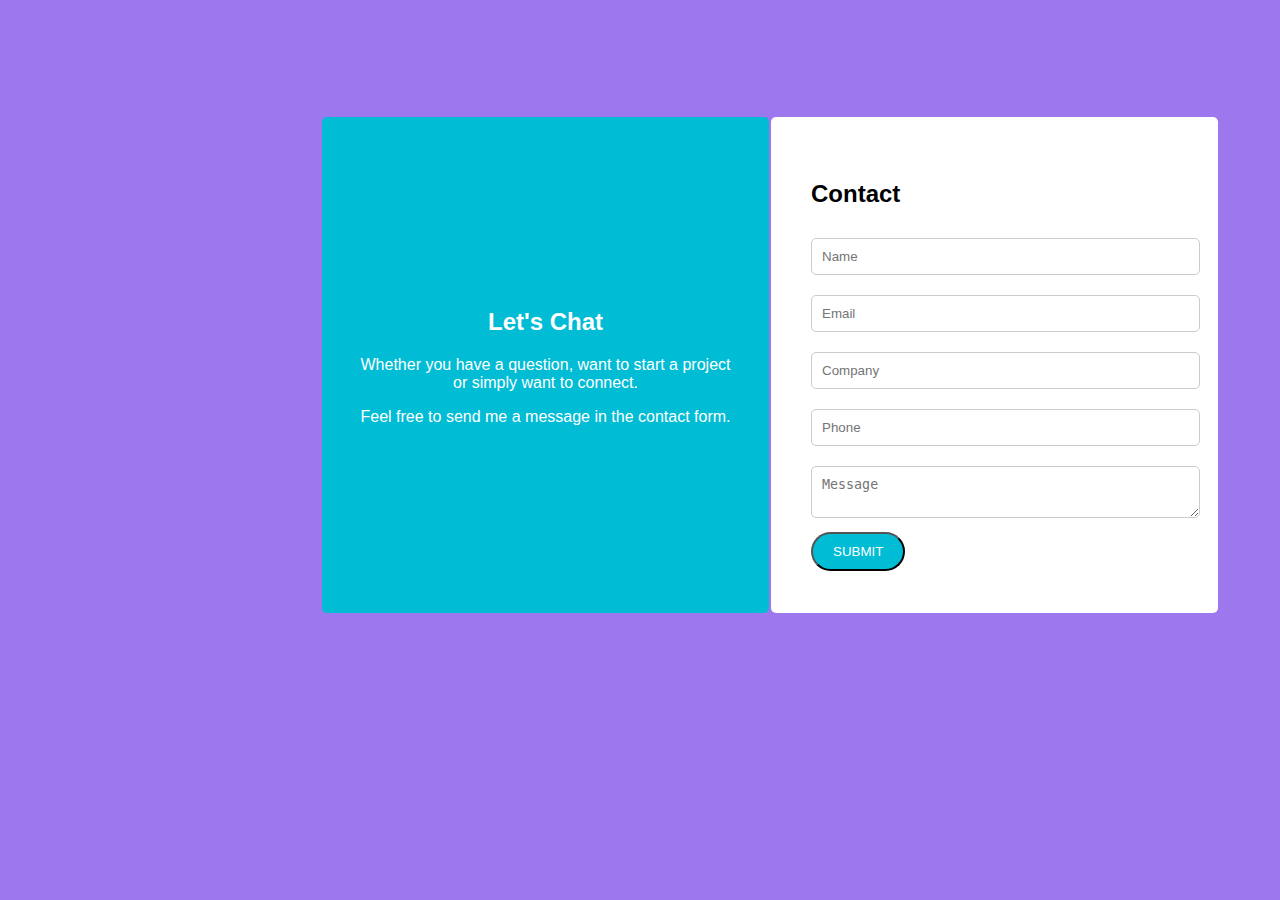
<file: Task1_Nti/index.html>
<!DOCTYPE html>
<html lang="en">
<head>
  <meta charset="UTF-8" />
  <meta name="viewport" content="width=device-width, initial-scale=1.0" />
  <title>Contact Form</title>
  <link rel="stylesheet" href="style.css" />
</head>
<body>
  <table class="table">
    <tr>
      <td class="left">
        <h2>Let's Chat</h2>
        <p>Whether you have a question, want to start a project or simply want to connect.</p>
        <p>Feel free to send me a message in the contact form.</p>
      </td>
      <td class="right">
        <h2>Contact</h2>
        <form>
          <input type="text" placeholder="Name " >
          <input type="email" placeholder="Email " >
          <input type="text" placeholder="Company" >
          <input type="text" placeholder="Phone" >
          <textarea placeholder="Message"></textarea>
          <button type="submit">SUBMIT</button>
        </form>
      </td>
    </tr>
  </table>
</body>
</html>
</file>
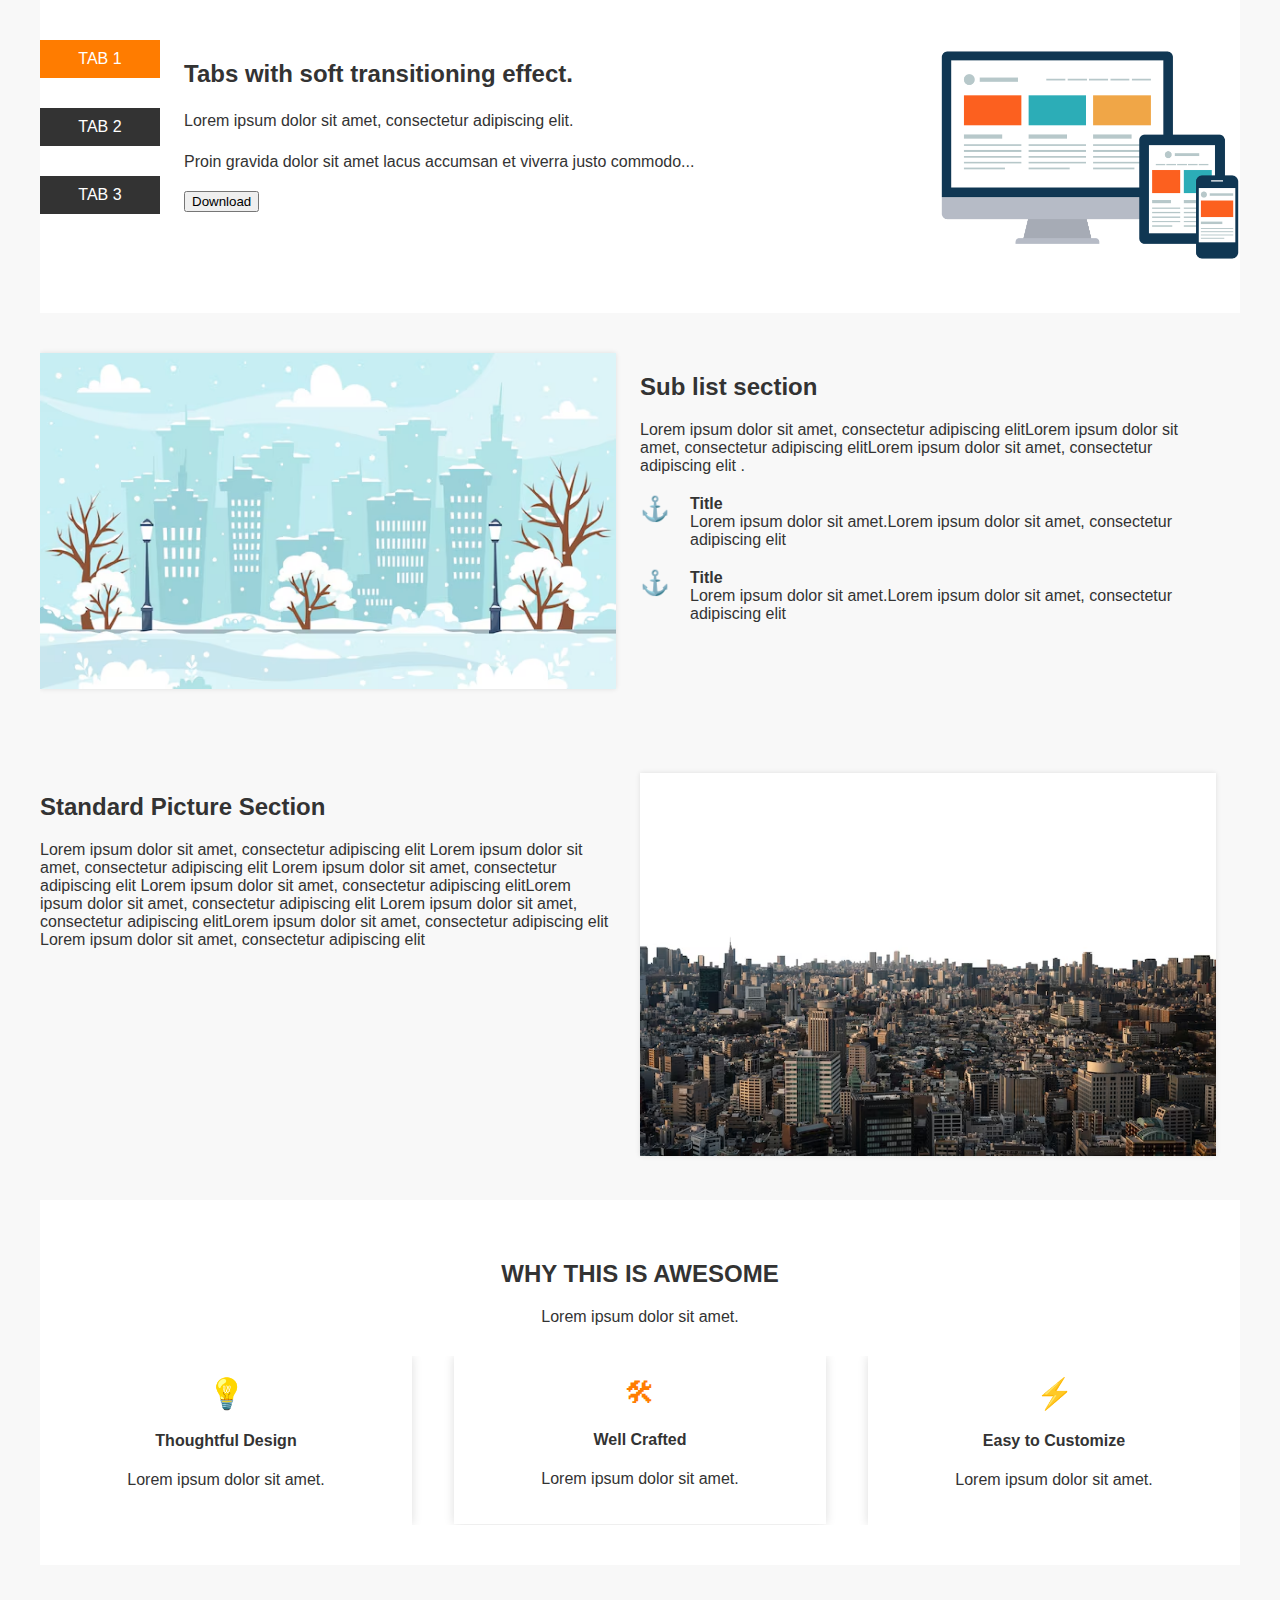
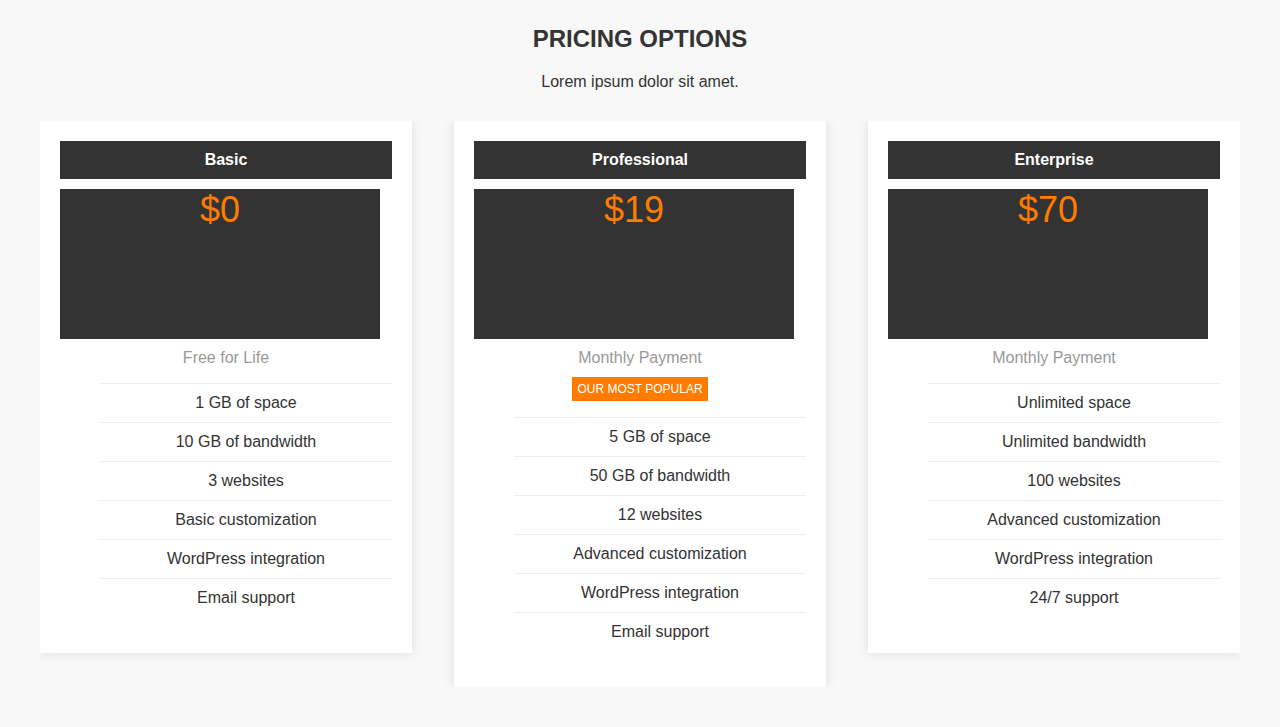
<file: Task2_Nti/TASK2/index.html>
<!DOCTYPE html>
<html lang="en">
<head>
  <meta charset="UTF-8">
  <title>Axit Page</title>
  <link rel="stylesheet" href="style.css">
</head>
<body>

  <section class="container">


    <div class="navigation-area">
      <div class="nav-buttons">
        <div class="button-item active">TAB 1</div>
        <div class="button-item">TAB 2</div>
        <div class="button-item">TAB 3</div>
      </div>
      <div class="nav-content">
        <h2>Tabs with soft transitioning effect.</h2>
        <p>Lorem ipsum dolor sit amet, consectetur adipiscing elit.</p>
        <p>Proin gravida dolor sit amet lacus accumsan et viverra justo commodo...</p>
        <button class="download-btn">Download</button>
      </div>
      <div class="nav-visual">
        <img src="Online-Website-Transparent-File.png" alt="">
      </div>
    </div>


    <div class="info-block">
      <div class="block-side">
        <img src="snowy-winter-cityscape-with-trees-buildings-park_254685-344.avif" alt="">
      </div>
      <div class="block-side">
        <h2>Sub list section</h2>
        <p>Lorem ipsum dolor sit amet, consectetur adipiscing elitLorem ipsum dolor sit amet,
             consectetur adipiscing elitLorem ipsum dolor sit amet, consectetur adipiscing elit .</p>
        <div class="info-item">
          <div class="item-symbol">⚓</div>
          <div class="item-text"><strong>Title</strong><br>Lorem ipsum dolor sit amet.Lorem ipsum dolor sit amet, consectetur adipiscing elit</div>
        </div>
        <div class="info-item">
          <div class="item-symbol">⚓</div>
          <div class="item-text"><strong>Title</strong><br>Lorem ipsum dolor sit amet.Lorem ipsum dolor sit amet, consectetur adipiscing elit</div>
        </div>
      </div>
    </div>


    <div class="visual-block">
      <div class="block-side">
        <h2>Standard Picture Section</h2>
        <p>Lorem ipsum dolor sit amet, consectetur adipiscing elit Lorem ipsum dolor sit amet,
         consectetur adipiscing elit Lorem ipsum dolor sit amet, consectetur adipiscing elit 
         Lorem ipsum dolor sit amet, consectetur adipiscing elitLorem ipsum dolor sit amet, consectetur adipiscing elit
        Lorem ipsum dolor sit amet, consectetur adipiscing elitLorem ipsum dolor sit amet, consectetur adipiscing elit
        Lorem ipsum dolor sit amet, consectetur adipiscing elit</p>
      </div>
      <div class="block-side">
        <img src="city-skyline-isolated_23-2151364400.avif" alt=" ">
      </div>
    </div>


    <div class="highlight-block">
      <h2>WHY THIS IS AWESOME</h2>
      <p>Lorem ipsum dolor sit amet.</p>
      <div class="grid-layout">
        <div class="grid-box">
          <div class="box-symbol">💡</div>
          <h4>Thoughtful Design</h4>
          <p>Lorem ipsum dolor sit amet.</p>
        </div>
        <div class="grid-box">
          <div class="box-symbol">🛠</div>
          <h4>Well Crafted</h4>
          <p>Lorem ipsum dolor sit amet.</p>
        </div>
        <div class="grid-box">
          <div class="box-symbol">⚡</div>
          <h4>Easy to Customize</h4>
          <p>Lorem ipsum dolor sit amet.</p>
        </div>
      </div>
    </div>


    <div class="cost-block">
      <h2>PRICING OPTIONS</h2>
      <p>Lorem ipsum dolor sit amet.</p>
      <div class="grid-layout">
        <div class="cost-box">
          <div class="box-header">Basic</div>
          <div class="box-cost">$0</div>
          <div class="box-subtitle">Free for Life</div>
          <ul>
            <li>1 GB of space</li>
            <li>10 GB of bandwidth</li>
            <li>3 websites</li>
            <li>Basic customization</li>
            <li>WordPress integration</li>
            <li>Email support</li>
          </ul>
        </div>
        <div class="cost-box highlight">
          <div class="box-header">Professional</div>
          <div class="box-cost">$19</div>
          <div class="box-subtitle">Monthly Payment</div>
          <div class="highlight-tag">OUR MOST POPULAR</div>
          <ul>
            <li>5 GB of space</li>
            <li>50 GB of bandwidth</li>
            <li>12 websites</li>
            <li>Advanced customization</li>
            <li>WordPress integration</li>
            <li>Email support</li>
          </ul>
        </div>
        <div class="cost-box">
          <div class="box-header">Enterprise</div>
          <div class="box-cost">$70</div>
          <div class="box-subtitle">Monthly Payment</div>
          <ul>
            <li>Unlimited space</li>
            <li>Unlimited bandwidth</li>
            <li>100 websites</li>
            <li>Advanced customization</li>
            <li>WordPress integration</li>
            <li>24/7 support</li>
          </ul>
        </div>
      </div>
    </div>

  </section>

</body>
</html>
</file>
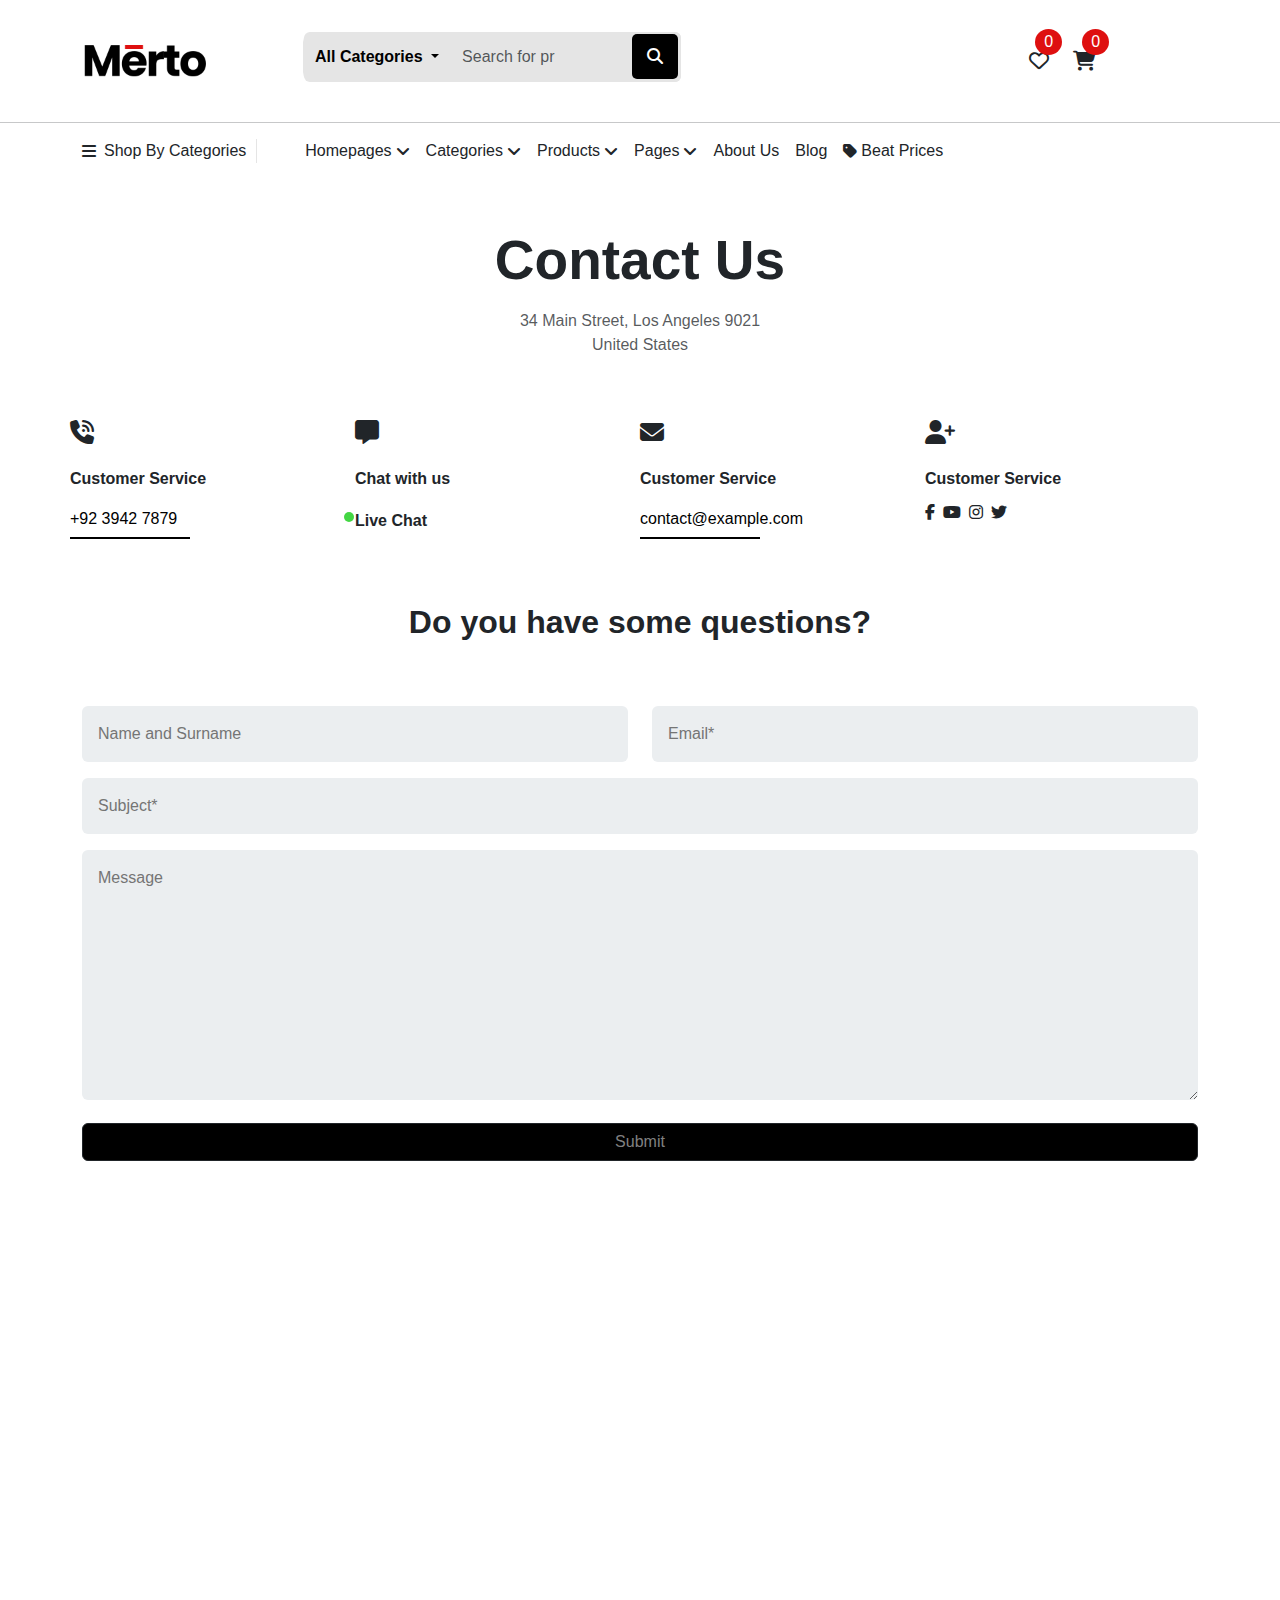
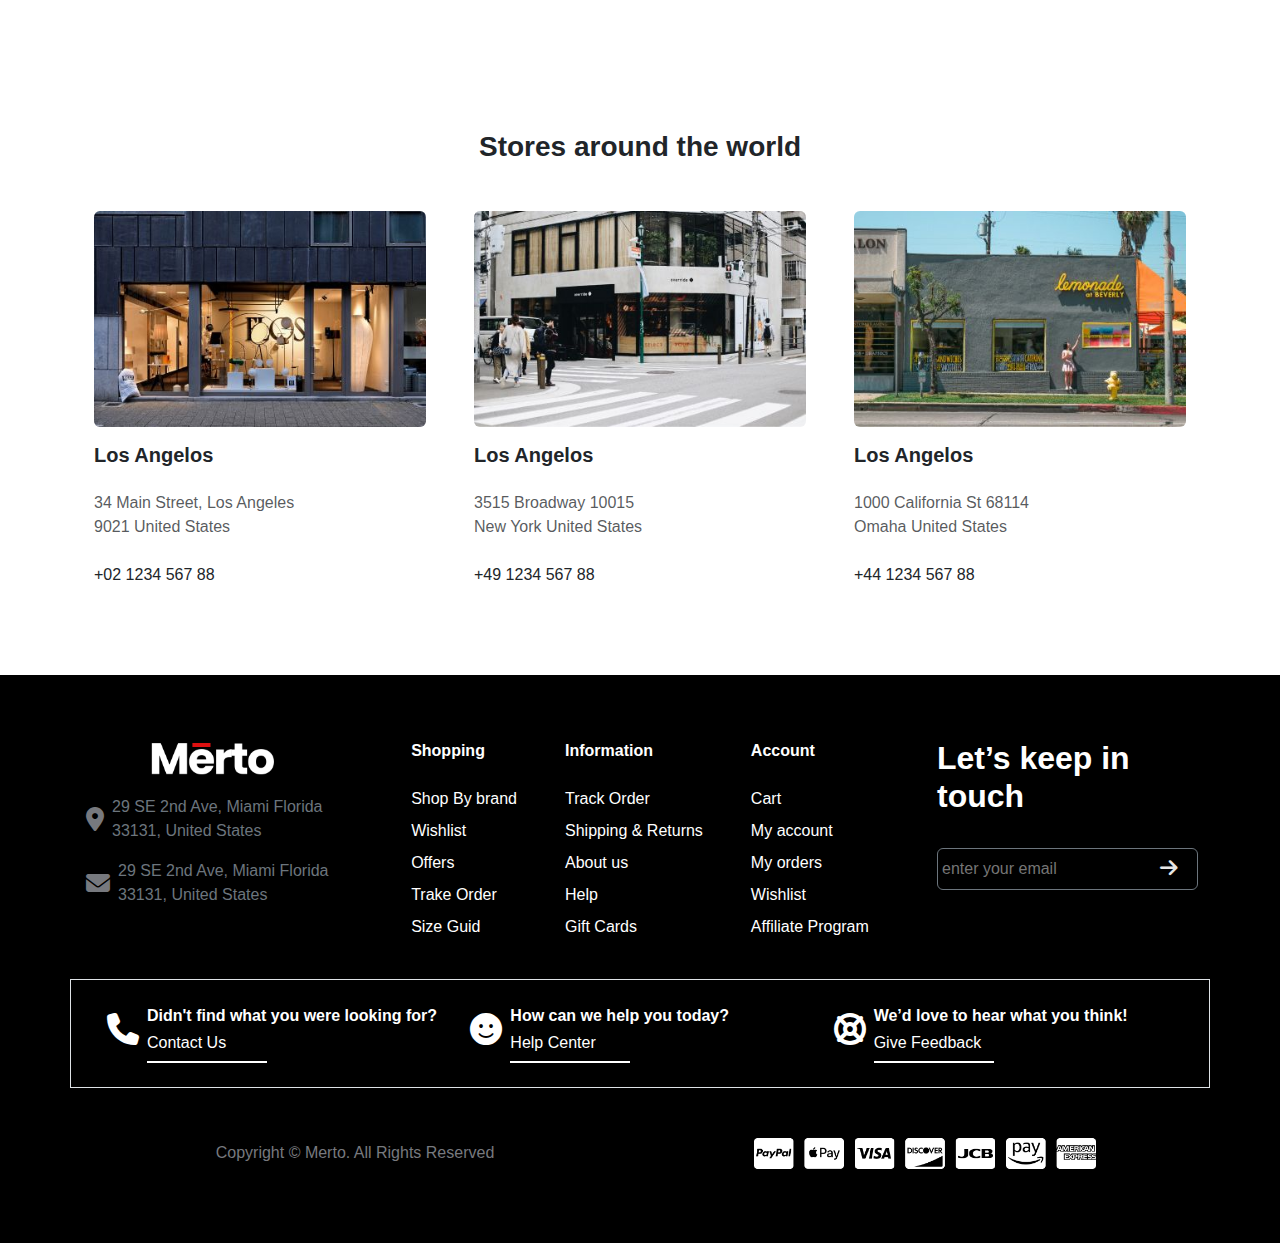
<file: Finalproject/Page-Four.html>
<!DOCTYPE html>
<html lang="en">
  <head>
    <meta charset="UTF-8" />
    <meta name="viewport" content="width=device-width, initial-scale=1.0" />
    <title>Document</title>
    <link rel="preconnect" href="https://fonts.googleapis.com" />
    <link rel="preconnect" href="https://fonts.gstatic.com" crossorigin />

    <link
      rel="stylesheet"
      href="https://cdnjs.cloudflare.com/ajax/libs/animate.css/4.1.1/animate.min.css" />

    <link
      rel="stylesheet"
      href="https://cdnjs.cloudflare.com/ajax/libs/font-awesome/6.7.2/css/all.min.css" />
    <link
      rel="stylesheet"
      href="https://cdnjs.cloudflare.com/ajax/libs/OwlCarousel2/2.3.4/assets/owl.carousel.min.css"
      referrerpolicy="no-referrer" />
    <link
      rel="stylesheet"
      href="https://cdnjs.cloudflare.com/ajax/libs/OwlCarousel2/2.3.4/assets/owl.theme.default.min.css"
      referrerpolicy="no-referrer" />
    <link
      href="https://cdn.jsdelivr.net/npm/bootstrap@5.3.7/dist/css/bootstrap.min.css"
      rel="stylesheet" />
    <link rel="stylesheet" href="./style.css" />
  </head>
  <body>

    <nav
      class="navbar navbar-expand-lg navbar-light pt-4 pb-2 align-items-center">
      <div class="container">

        <button
          class="navbar-toggler"
          type="button"
          data-bs-toggle="offcanvas"
          data-bs-target="#offcanvasMenu1"
          aria-controls="offcanvasMenu1"
          aria-label="Toggle navigation">
          <span class="navbar-toggler-icon"></span>
        </button>

        <a class="navbar-brand me-5" href="#"><img src="./img/logo (2).png"
            alt /></a>

        <div class="collapse navbar-collapse ms-5" id="navbarSupportedContent">
          <ul class="navbar-nav me-auto mb-2 mb-lg-0 d-flex align-items-center">
            <li
              class="nav-item d-flex gap-2 telephones align-items-center w-25">
              <i class="fa-solid fa-phone fa-2xl"></i>
              <div class="phones">
                <div>Contact Us 24/7</div>
                <div class="fw-bold">(+92)39427879</div>
              </div>
            </li>
            <li class="nav-item w-60 me-5 mt-2 position-relative">
              <div class="input-group mb-3 position-relative  rounded">
                <div class="list position-absolute bg-light d-none p-5">
                  <h6 class="fw-bold text-dark text-start fs-5">Popular
                    search</h6>
                  <ul
                    class="d-flex flex-wrap gap-3 text-dark list-unstyled mt-3">
                    <li
                      class="border border-1 rounded p-2 hoverd-red">Smartphones</li>
                    <li
                      class="border border-1 rounded p-2 hoverd-red">Tablets</li>
                    <li
                      class="border border-1 rounded p-2 hoverd-red">Clothes</li>
                    <li class="border border-1 rounded p-2 hoverd-red">New</li>
                    <li
                      class="border border-1 rounded p-2 hoverd-red">Makeup</li>
                    <li
                      class="border border-1 rounded p-2 hoverd-red">Accessories</li>
                    <li
                      class="border border-1 rounded p-2 hoverd-red">Fashion</li>
                    <li
                      class="border border-1 rounded p-2 hoverd-red">Camera</li>
                  </ul>
                </div>
                <button
                  class="btn btn-outline-secondary dropdown-toggle fw-bold text-black border border-0 categories-btn"
                  type="button"
                  data-bs-toggle="dropdown"
                  aria-expanded="false"
                  style="background-color: #e5e5e5;">
                  All Categories
                </button>
                <div class="dropdown-menu pt-2 categories">
                  <div class="my-2 mx-2">All Categories</div>
                  <div class="my-2 mx-2">Auto-part</div>
                  <div class="my-2 mx-2">Accesserories</div>
                  <div class="my-2 mx-2">Beauty</div>
                  <div class="my-2 mx-2">Makeup</div>
                  <div class="my-2 mx-2">Mascara</div>
                </div>
                <input
                  type="text"
                  class="form-control border border-0 py-1"
                  aria-label="Text input with dropdown button"
                  placeholder="Search for pr" />
              </div>
            </li>
            <li class="nav-item dropdown me-2 cat">
              <a
                class="nav-link dropdown-toggle d-flex gap-2 align-items-center"
                href="#"
                id="navbarDropdown"
                role="button"
                data-bs-toggle="dropdown"
                aria-expanded="false">
                <img src="./img/english.png" alt />
                <span> English</span>
              </a>

              <li class="nav-item dropdown usd">
                <a
                  class="nav-link dropdown-toggle"
                  href="#"
                  id="navbarDropdown"
                  role="button"
                  data-bs-toggle="dropdown"
                  aria-expanded="false">
                  <span> USD</span>
                </a>
                <li class="nav-item me-4 account">
                  <a
                    class="nav-link d-flex gap-1"
                    href="#"
                    tabindex="-1"
                    aria-="true"><i class="fa-solid fa-user"></i>Account</a>
                </li>
                <li class="nav-item right-icons d-flex gap-4">

                  <div class="position-relative">
                    <i class="fa-regular fa-heart fa-lg icon"></i>
                  </div>
                  <div class="position-relative">
                    <i class="fa-solid fa-cart-shopping fa-lg icon"
                      data-bs-toggle="offcanvas"
                      data-bs-target="#offcanvasExample3"
                      aria-controls="offcanvasExample3"></i>
                  </div>

                </li>
              </ul>
            </div>
            <ul class="list-unstyled d-flex cute-icons gap-3 d-none mt-3">
              <li><i class="fa-solid fa-magnifying-glass fa-lg"></i></li>
              <li class="position-relative">
                <i class="fa-solid fa-cart-shopping fa-lg icon fa-lg"
                  data-bs-toggle="offcanvas" data-bs-target="#offcanvasExample3"
                  aria-controls="offcanvasExample3"></i>
              </li>
            </ul>
          </div>
        </nav>
        <hr />

        <div class="offcanvas offcanvas-start toggle-one" tabindex="-1"
          id="offcanvasMenu1">
          <div class="offcanvas-header p-0">
            <h5 class="offcanvas-title bg-black p-3"><i
                class="fa-solid fa-bars text-white fa-2xl"></i></h5>
            <h5 class="px-4 ">Shop By Categories +</h5>
            <button type="button" class="btn-close ms-3 "
              data-bs-dismiss="offcanvas"></button>
          </div>
          <div class="offcanvas-body">
            <ul class="navbar-nav">
              <li
                class="nav-item d-flex justify-content-between align-items-center  my-2">
                <a class="nav-link" href="#">Homepages</a>
                <span>+</span>
              </li>
              <li
                class="nav-item d-flex justify-content-between align-items-center hoverd-red my-2">
                <a class="nav-link" href="#">Pages</a>
                <span>+</span>
              </li>
              <li
                class="nav-item d-flex justify-content-between align-items-center hoverd-red my-2">
                <a class="nav-link" href="#">Categories</a>
                <span>+</span>
              </li>
              <li
                class="nav-item d-flex justify-content-between align-items-center hoverd-red my-2">
                <a class="nav-link" href="#">Products</a>
                <span>+</span>
              </li>
              <li
                class="nav-item d-flex justify-content-between align-items-center hoverd-red my-2">
                <a class="nav-link" href="#">Best Prices</a>
                <span>+</span>
              </li>
              <li
                class="nav-item d-flex justify-content-between align-items-center hoverd-red my-2">
                <a class="nav-link" href="#">Blog</a>
                <span>+</span>
              </li>
              <li
                class="nav-item d-flex justify-content-between align-items-center hoverd-red my-2">
                <a class="nav-link" href="#">About Us</a>
                <span>+</span>
              </li>
              <li
                class="nav-item d-flex justify-content-between align-items-center hoverd-red my-2 text-secondary">
                <a class="nav-link" href="#">Recently-Viewed</a>
                <span>+</span>
              </li>
              <hr>
              <li
                class="nav-item d-flex justify-content-between align-items-center hoverd-red my-2 text-secondary">
                <a class="nav-link" href="#"><i
                    class="fa-solid fa-heart fa-xl me-2"></i>WishList</a>

              </li>
              <li
                class="nav-item d-flex justify-content-between align-items-center hoverd-red my-2 text-secondary">
                <a class="nav-link" href="#"><i
                    class="fa-solid fa-user fa-xl me-2"></i>Account</a>

              </li>

            </div>
          </div>

          <div class="offcanvas offcanvas-start toggle-one" tabindex="-1"
            id="offcanvasMenu2">
            <div class="offcanvas-header p-0">
              <h5 class="offcanvas-title bg-black p-3"><i
                  class="fa-solid fa-bars text-white fa-2xl"></i></h5>
              <h5 class="px-4 ">Shop By Categories +</h5>
            </div>

            <hr>

          </div>
        </div>
        <div class="offcanvas offcanvas-end p-4" tabindex="-1"
          id="offcanvasExample3" aria-labelledby="offcanvasExampleLabel">
          <div class="offcanvas-header">
            <h5 class="offcanvas-title fw-bold"
              id="offcanvasExampleLabel">Shopping Cart <span
                class="text-muted fs-6">(Empty)</span></h5>
            <button type="button" class="btn-close text-reset"
              data-bs-dismiss="offcanvas" aria-label="Close"></button>
          </div>

        </div>

        <div class="second-nav pb-3">
          <div class="container d-flex flex-wrap gap-5 align-items-center">
            <div
              class="d-flex gap-2 Shop-By-Categories hoverd-red gap-1 align-items-center">
              <i class="fa-solid fa-bars" type="button"
                data-bs-toggle="offcanvas"
                data-bs-target="#offcanvasMenu2"
                aria-controls="offcanvasMenu2"
                aria-label="Toggle navigation"></i>Shop By Categories
            </div>
            <div class="small-cont d-flex justify-content-between w-75">
              <ul
                class="d-flex gap-3 align-items-center list-unstyled flex-wrap p-0 m-0">
                <li class="hoverd-red d-flex gap-1 align-items-center">
                  Homepages <i class="fa-solid fa-angle-down"></i>
                  <div class="d-none position-absolute mega-menu p-5">
                    <div class="container-fluid">
                      <div class="row justify-content-center">
                        <div class="p-3 col-3">
                          <div>
                            <img
                              src="./img/mega-home-1.jpg"
                              alt
                              class="w-100" />
                          </div>
                        </div>
                        <div class="p-3 col-3">
                          <div>
                            <img
                              src="./img/mega-home-2.jpg"
                              alt
                              class="w-100" />
                          </div>
                        </div>
                        <div class="p-3 col-3">
                          <div>
                            <img
                              src="./img/mega-home-3.jpg"
                              alt
                              class="w-100" />
                          </div>
                        </div>

                        <div class="p-3 col-3">
                          <div>
                            <img
                              src="./img/mega-home-4.jpg"
                              alt
                              class="w-100" />
                          </div>
                        </div>
                      </div>
                      <div class="row justify-content-center second-row">
                        <div class="col-3">
                          <img
                            src="./img/mega-home-5.jpg"
                            alt
                            class="w-100" />
                        </div>
                        <div class="col-3">
                          <img
                            src="./img/mega-home-6.jpg"
                            alt
                            class="w-100" />
                        </div>
                      </div>
                    </div>
                  </div>
                </li>
                <li class="hoverd-red d-flex gap-1 align-items-center">
                  Categories <i class="fa-solid fa-angle-down"></i>
                </li>
                <li class="hoverd-red d-flex gap-1 align-items-center">
                  Products <i class="fa-solid fa-angle-down"></i>
                </li>
                <li class="hoverd-red d-flex gap-1 align-items-center">
                  Pages <i class="fa-solid fa-angle-down"></i>
                </li>
                <li class="hoverd-red">About Us</li>
                <li class="hoverd-red">Blog</li>
                <li class="hoverd-red d-flex gap-1 align-items-center">
                  <i class="fa-solid fa-tag"></i>Beat Prices
                </li>
              </ul>
              <div class="hoverd-red go-away-fast">
                <li class="hoverd-red d-flex gap-1 align-items-center">
                  Recently viewed <i class="fa-solid fa-angle-down"></i>
                </li>
              </div>
            </div>
          </div>
        </div>

        <div class="contact-form">
          <div class="container">
            <div class="contact-header text-center">
              <h1 class="  mt-5 mb-3">Contact Us </h1>
              <p class="text-muted w-25 m-auto">34 Main Street, Los Angeles 9021
                United States</p>
            </div>
            <div class="row my-5">
              <div
                class="col-lg-3 col-md-6 col-12 d-flex flex-column gap-2 p-0 m-0 align-items-lg-start align-items-center">
                <div class="my-3"> <i
                    class="fa-solid fa-phone-volume fa-xl"></i></div>
                <h6 class="fw-bold">Customer Service</h6>
                <p class="hoverd-red fancy-link">+92 3942 7879</p>

              </div>
              <div
                class="col-lg-3 col-md-6 col-12 d-flex flex-column gap-2 p-0 m-0 align-items-lg-start align-items-center">
                <div class="my-3"> <i
                    class="fa-solid fa-message fa-xl"></i></div>
                <h6 class="fw-bold  position-relative">Chat with us</h6>
                <h6 class="fw-bold point-green position-relative"
                  style="padding-top: 7px;">Live Chat</h6>

              </div>
              <div
                class="col-lg-3 col-md-6 col-12 d-flex flex-column gap-2 p-0 m-0 align-items-lg-start align-items-center">
                <div class="my-3"> <i
                    class="fa-solid fa-envelope fa-xl"></i></div>
                <h6 class="fw-bold">Customer Service</h6>
                <p class="hoverd-red fancy-link">contact@example.com</p>

              </div>
              <div
                class="col-lg-3 col-md-6 col-12 d-flex flex-column gap-2 p-0 m-0 align-items-lg-start align-items-center">
                <div class="my-3"> <i
                    class="fa-solid fa-user-plus fa-xl"></i></div>
                <h6 class="fw-bold">Customer Service</h6>
                <div class="d-flex gap-2">
                  <i class="fa-brands fa-facebook-f hoverd-red"></i>
                  <i class="fa-brands fa-youtube hoverd-red"></i>
                  <i class="fa-brands fa-instagram hoverd-red"></i>
                  <i class="fa-brands fa-twitter hoverd-red"></i>

                </div>
              </div>

            </div>
            <h2 class="fw-bold text-center mb-5">Do you have some
              questions?</h2>
            <form action="post">
              <div class="row">
                <div class="col-md-6 col-12"><input type="text"
                    class="p-3 rounded w-100 border-0 mt-3"
                    placeholder="Name and Surname"></div>
                <div class="col-md-6 col-12"><input type="text"
                    class="p-3 rounded w-100 border-0 mt-3"
                    placeholder="Email*"></div></div>

              <div><input type="text" class="p-3 rounded w-100 border-0 my-3"
                  placeholder="Subject*">
                <textarea name id class="w-100 border-0 p-3 rounded" rows="20"
                  placeholder="Message"
                  style="height: 250px !important;"></textarea>
                <input type="submit" class="btn btn-dark w-100 bg-black my-3">
              </div>

            </div>

          </form>
        </div>
      </div>
    </div>

    <div class="map my-5">
      <iframe
        src="https://www.google.com/maps/embed?pb=!1m18!1m12!1m3!1d410966.9475952161!2d-118.74573065841605!3d34.0267134159722!2m3!1f0!2f0!3f0!3m2!1i1024!2i768!4f13.1!3m3!1m2!1s0x80c2c75ddc27da13%3A0xe22fdf6f254608f4!2sLos%20Angeles%2C%20CA%2C%20USA!5e0!3m2!1sen!2seg!4v1753131232190!5m2!1sen!2seg"
        width="600" height="450" style="border:0;" allowfullscreen
        loading="lazy" referrerpolicy="no-referrer-when-downgrade"
        class="w-100"></iframe>
    </div>

    <div class="stores">
      <div class="container">
        <h3 class="my-4 fw-bold text-center">Stores around the world</h3>
        <div class="row">
          <div class="p-4 col-md-4 col-12 p-0 m-0">
            <div class>
              <div class="store-img position-relative">
                <img src="./img/about-2.jpg" alt class="w-100 rounded ">

              </div>
              <h5 class="my-3 fw-bold">Los Angelos</h5>
              <p class="text-muted my-4">34 Main Street, Los Angeles <br> 9021
                United States</p>
              <p>+02 1234 567 88</p>
            </div>
          </div>
          <div class="p-4 col-md-4 col-12 p-0 m-0">
            <div class>
              <div class="store-img position-relative">
                <img src="./img/about-3.jpg" alt class="w-100 rounded ">

              </div>
              <h5 class="my-3 fw-bold">Los Angelos</h5>
              <p class="text-muted my-4">3515 Broadway 10015 <br> New York
                United States</p>
              <p>+49 1234 567 88</p>
            </div>
          </div>
          <div class="p-4 col-md-4 col-12 p-0 m-0">
            <div class>
              <div class="store-img position-relative">
                <img src="./img/about-4.jpg" alt class="w-100 rounded ">

              </div>
              <h5 class="my-3 fw-bold">Los Angelos</h5>
              <p class="text-muted my-4">1000 California St 68114 <br> Omaha
                United States</p>
              <p>+44 1234 567 88</p>
            </div>
          </div>

        </div>
      </div>

    </div>

    <div class="footer bg-black text-white pt-5 pb-4 footer mt-5">
      <div class="container">
        <div class="row">
          <div
            class="col-lg-3 col-md-6 col-12 my-3 d-flex flex-column align-items-center  px-3">
            <img src="./img/logo.png" alt class="w-50 ">
            <div
              class="d-flex gap-2 align-items-center text-secondary mt-3"><i
                class="fa-solid fa-location-dot fa-xl"
                style="color: #77797e;"></i>29 SE 2nd Ave, Miami Florida
              33131, United States</div>
            <div
              class="d-flex gap-2 align-items-center text-secondary mt-3"><i
                class="fa-solid fa-envelope fa-xl"
                style="color: #77797e;"></i>29 SE 2nd Ave, Miami Florida
              33131, United States</div>

          </div>
          <div
            class="col-lg-6  col-md-6 col-12 d-flex lists justify-content-center my-3 ">
            <ul class="list-unstyled">
              <li class="pb-4 fw-bold">Shopping</li>
              <li class="pb-2 hoverd-red">Shop By brand</li>
              <li class="pb-2 hoverd-red">Wishlist</li>
              <li class="pb-2 hoverd-red">Offers</li>
              <li class="pb-2 hoverd-red">Trake Order</li>
              <li class="pb-2 hoverd-red">Size Guid</li>

            </ul>
            <ul class="list-unstyled">
              <li class="pb-4 fw-bold">Information</li>
              <li class="pb-2 hoverd-red">Track Order</li>
              <li class="pb-2 hoverd-red">Shipping & Returns</li>
              <li class="pb-2 hoverd-red">About us</li>
              <li class="pb-2 hoverd-red">Help</li>
              <li class="pb-2 hoverd-red">Gift Cards</li>

            </ul>
            <ul class="list-unstyled">
              <li class="pb-4 fw-bold">Account</li>
              <li class="pb-2 hoverd-red">Cart</li>
              <li class="pb-2 hoverd-red">My account</li>
              <li class="pb-2 hoverd-red">My orders</li>
              <li class="pb-2 hoverd-red">Wishlist</li>
              <li class="pb-2 hoverd-red">Affiliate Program</li>

            </ul>

          </div>
          <div
            class="col-lg-3  col-12 order-lg-last order-first d-flex flex-column align-items-center justify-content-center justify-content-md-start my-3">
            <h2 class="fw-bold">Let’s keep in touch</h2>
            <div class="input-box position-relative ">
              <input type="text" placeholder="enter your email"
                class="py-2 mt-4 rounded text-secondary bg-transparent border border-1 border-secondary pe-5 ps-1 ">

            </div>
          </div>
        </div>
        <div class="row text-white border p-4">
          <div
            class="col-md-4 col-12 text-center mb-3 d-flex mb-md-0 d-flex align-items-center gap-2">
            <i class="fa-solid fa-phone fa-2xl mb-2 d-block"></i>
            <div class="writing d-flex flex-column">
              <strong class="text-start">Didn't find what you were looking
                for?</strong>
              <div class="fancy-link text-white">Contact Us</div>
            </div>
          </div>
          <div
            class="col-md-4 col-12 text-center mb-3 d-flex mb-md-0 d-flex align-items-center gap-2">
            <i class="fa-solid fa-face-smile fa-2xl mb-2 d-block"></i>
            <div class="writing d-flex flex-column">
              <strong class="txet-start">How can we help you today?</strong>
              <div class="fancy-link text-white">Help Center</div>
            </div>
          </div>
          <div
            class="col-md-4 col-12 text-center d-flex d-flex align-items-center gap-2">
            <i class="fa-solid fa-life-ring fa-2xl mb-2 d-block"></i>
            <div class="writing d-flex flex-column">
              <strong class="text-start">We’d love to hear what you
                think!</strong>
              <div class="fancy-link text-white">Give Feedback</div>
            </div>
          </div>
        </div>
        <div
          class="row align-items-center py-5 justify-content-md-between justify-content-center">
          <div class="col-md-6 col-12 text-center mb-4 mb-md-0"
            style="color:#77797e;">Copyright © Merto. All Rights
            Reserved</div>
          <div class="col-md-6 col-12 text-center"><img
              src="./img/payment-icons-1.png" alt style="height:35px"></div>
        </div>
      </div>
    </div>

    <script src="https://code.jquery.com/jquery-3.6.0.min.js"></script>

    <script
      src="https://cdnjs.cloudflare.com/ajax/libs/OwlCarousel2/2.3.4/owl.carousel.min.js"></script>

    <script
      src="https://cdn.jsdelivr.net/npm/bootstrap@5.3.7/dist/js/bootstrap.bundle.min.js"></script>

    <script
      src="https://cdnjs.cloudflare.com/ajax/libs/wow/1.1.2/wow.min.js"></script>

    <script src="custom.js"></script>
  </body>
</html>
</file>
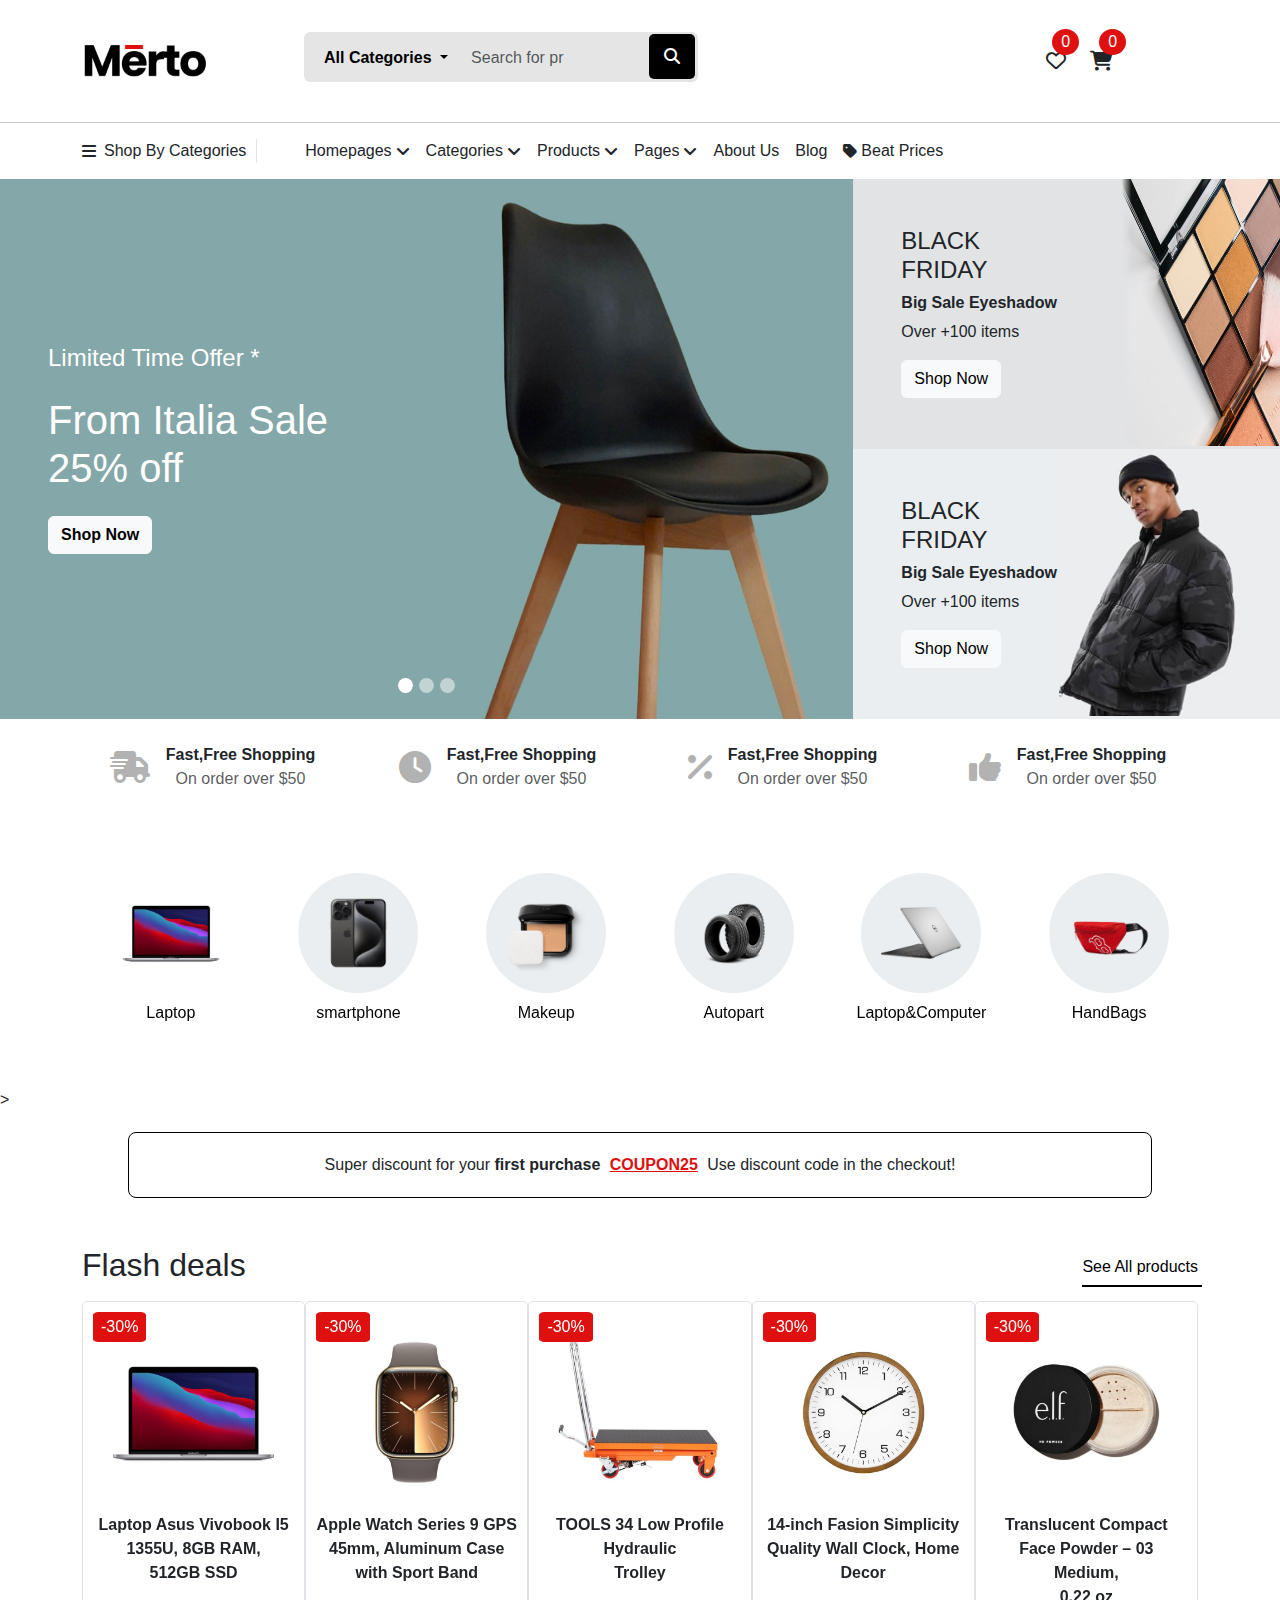
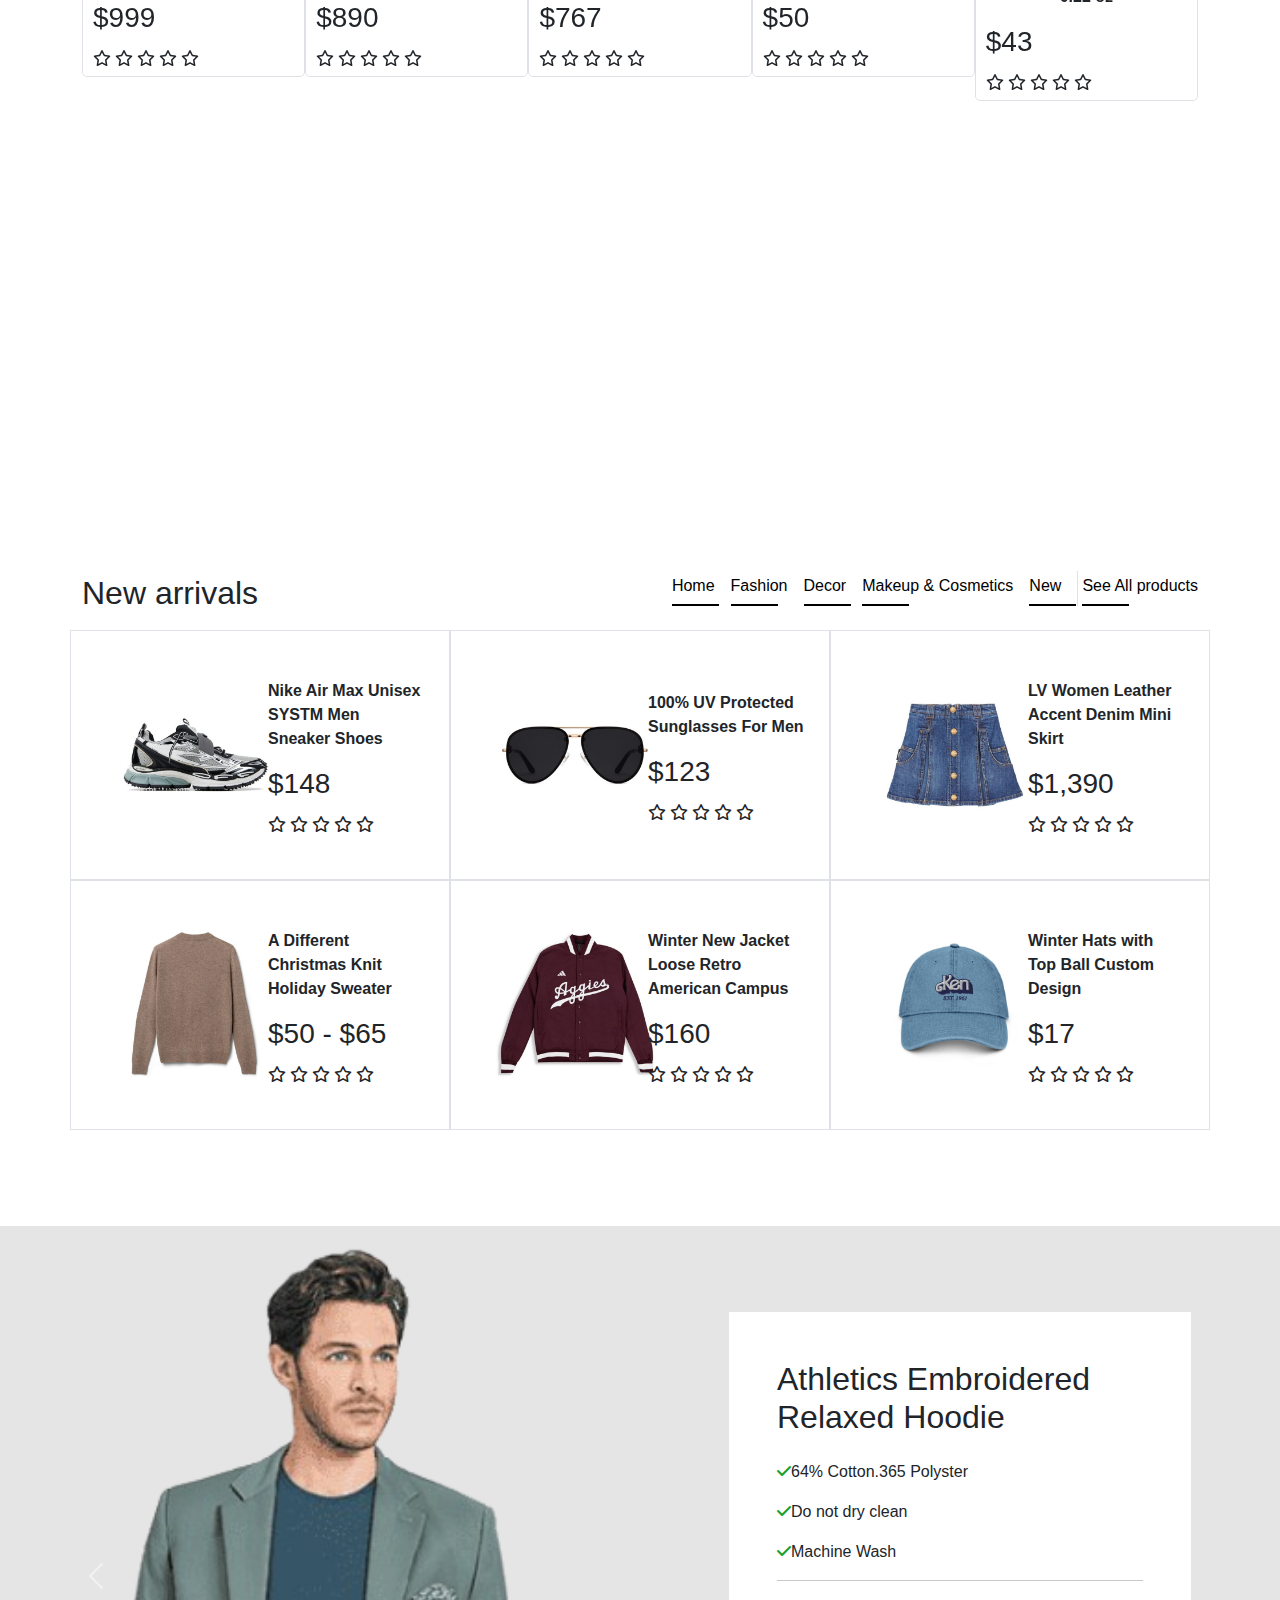
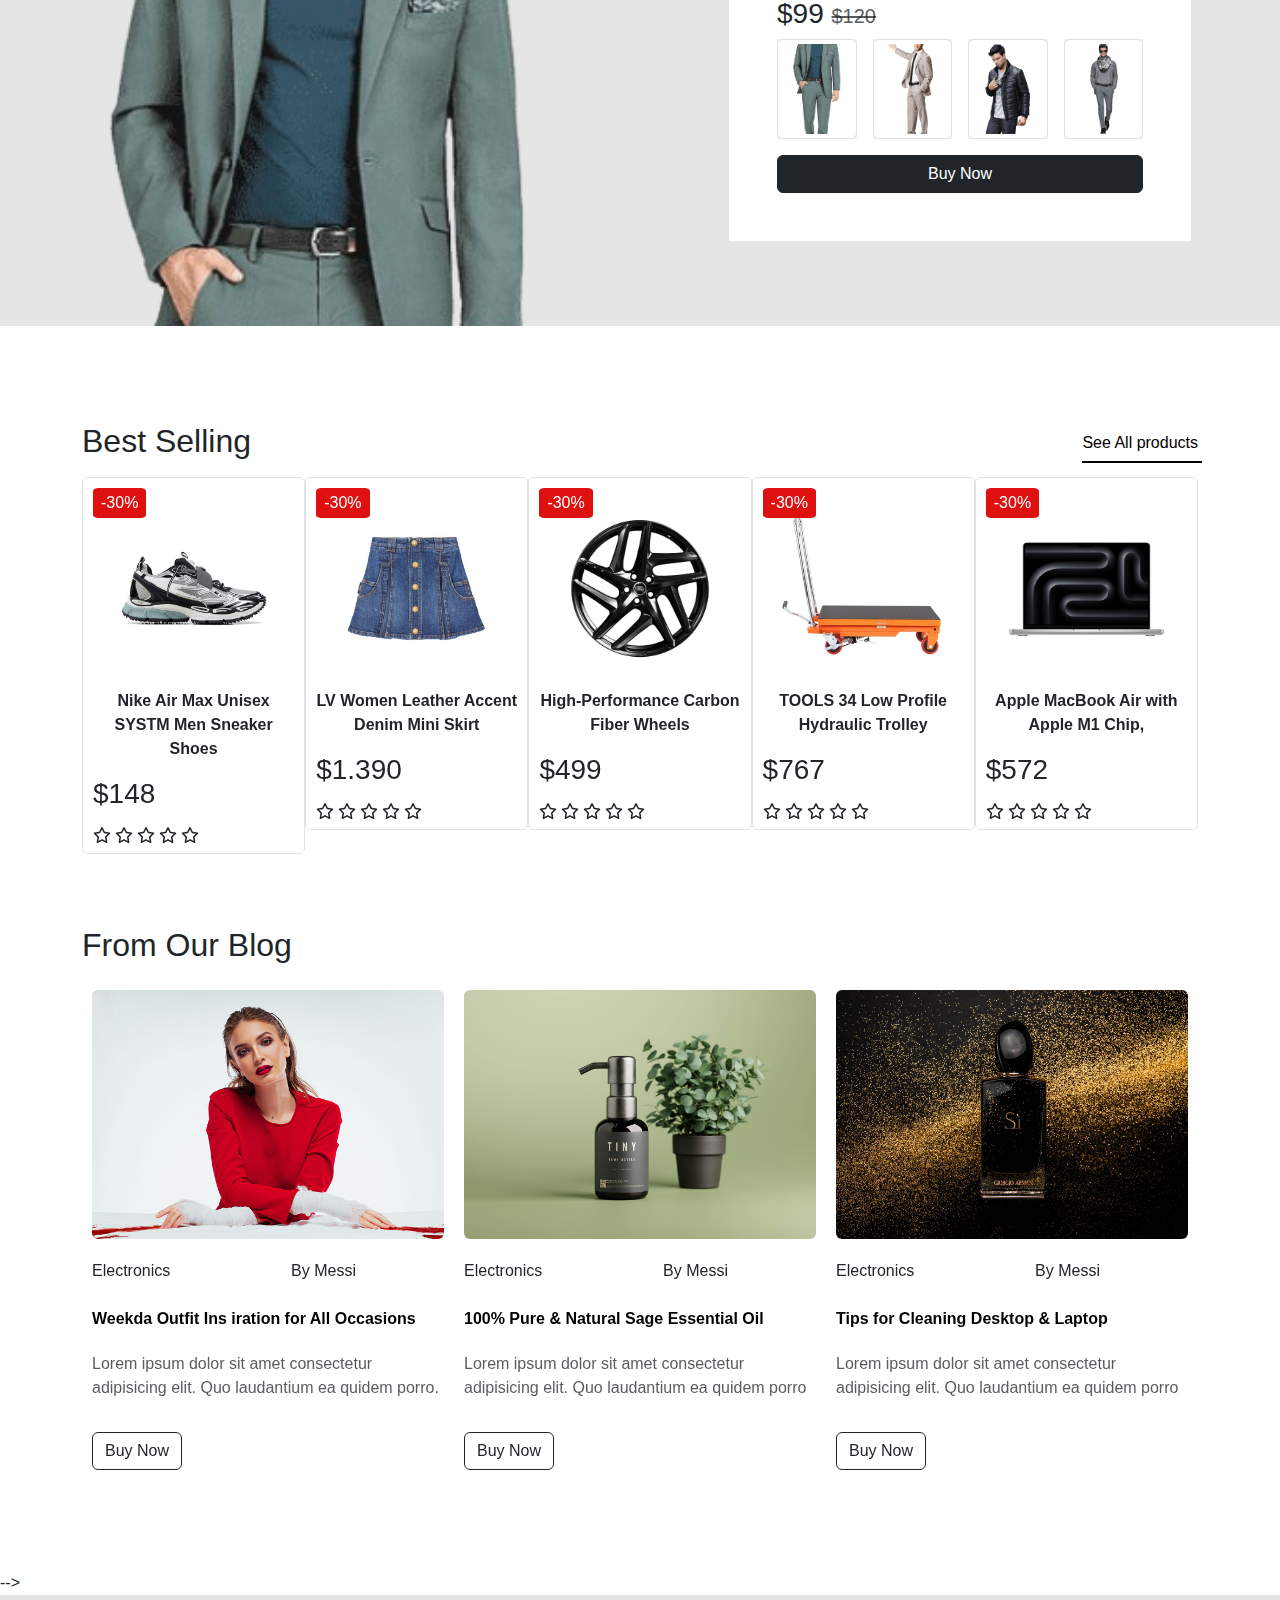
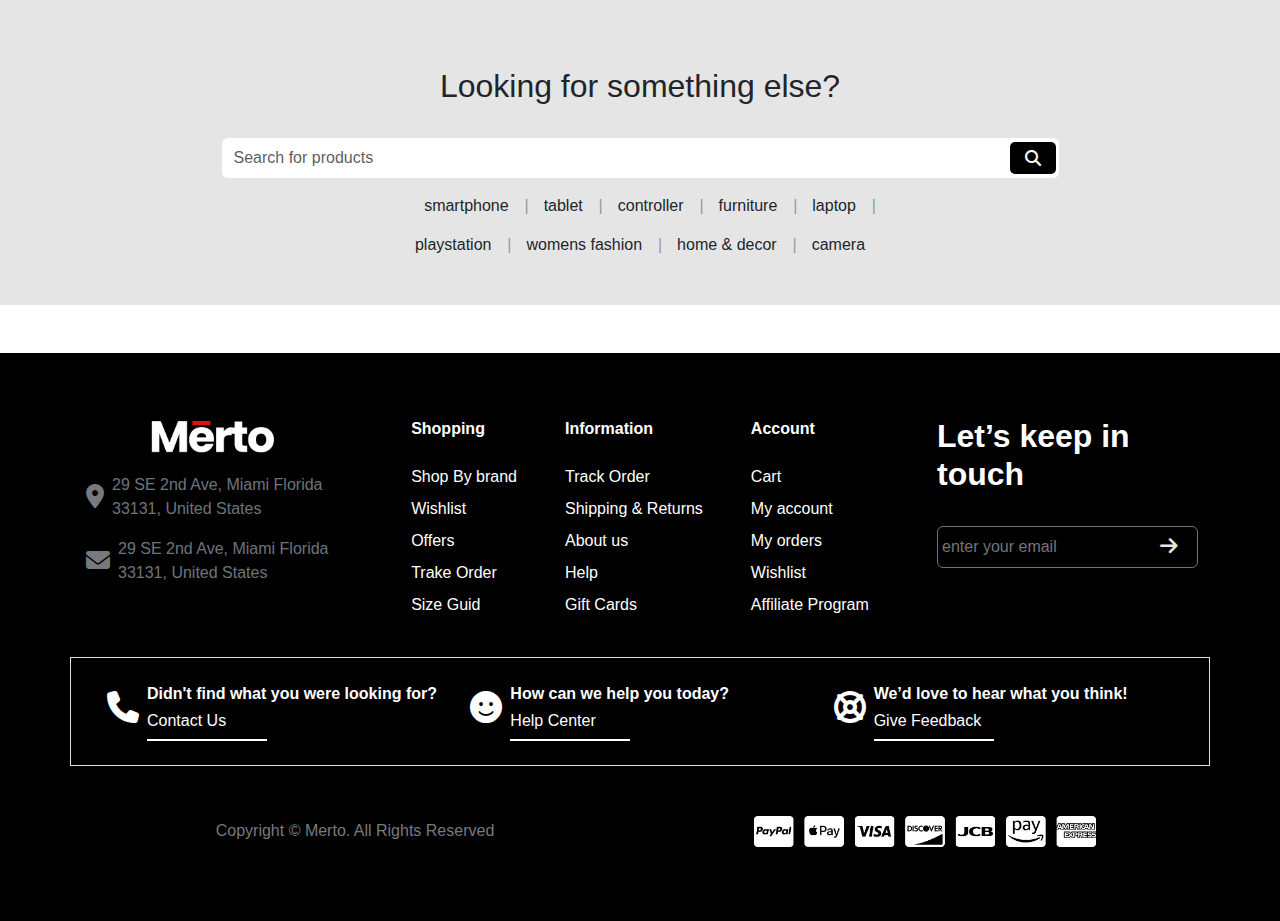
<file: Finalproject/Page-One.html>
<!DOCTYPE html>
<html lang="en">
  <head>
    <meta charset="UTF-8" />
    <meta name="viewport" content="width=device-width, initial-scale=1.0" />
    <title>Page-one</title>
    <link rel="preconnect" href="https://fonts.googleapis.com" />
    <link rel="preconnect" href="https://fonts.gstatic.com" crossorigin />
    <link
      rel="stylesheet"
      href="https://cdnjs.cloudflare.com/ajax/libs/animate.css/4.1.1/animate.min.css" />

    <link
      rel="stylesheet"
      href="https://cdnjs.cloudflare.com/ajax/libs/font-awesome/6.7.2/css/all.min.css" />
    <link
      rel="stylesheet"
      href="https://cdnjs.cloudflare.com/ajax/libs/OwlCarousel2/2.3.4/assets/owl.carousel.min.css"
      referrerpolicy="no-referrer" />
    <link
      rel="stylesheet"
      href="https://cdnjs.cloudflare.com/ajax/libs/OwlCarousel2/2.3.4/assets/owl.theme.default.min.css"
      referrerpolicy="no-referrer" />
    <link
      href="https://cdn.jsdelivr.net/npm/bootstrap@5.3.7/dist/css/bootstrap.min.css"
      rel="stylesheet" />
    <link rel="stylesheet" href="./style.css" />
  </head>
  <body>

    <nav
      class="navbar navbar-expand-lg navbar-light pt-4 pb-2 align-items-center">
      <div class="container">

        <button
          class="navbar-toggler"
          type="button"
          data-bs-toggle="offcanvas"
          data-bs-target="#offcanvasMenu1"
          aria-controls="offcanvasMenu1"
          aria-label="Toggle navigation">
          <span class="navbar-toggler-icon"></span>
        </button>

        <a class="navbar-brand me-5" href="#"><img src="./img/logo (2).png"
            alt /></a>

        <div class="collapse navbar-collapse ms-5" id="navbarSupportedContent">
          <ul class="navbar-nav me-auto mb-2 mb-lg-0 d-flex align-items-center">
            <li
              class="nav-item d-flex gap-2 telephones align-items-center w-25">
              <i class="fa-solid fa-phone fa-2xl"></i>
              <div class="phones">
                <div>Contact Us 24/7</div>
                <div class="fw-bold">(+92)39427879</div>
              </div>
            </li>
            <li class="nav-item w-60 me-5 mt-2">
              <div class="input-group mb-3 position-relative p-2 rounded">
                <button
                  class="btn btn-outline-secondary dropdown-toggle fw-bold text-black border border-0 categories-btn"
                  type="button"
                  data-bs-toggle="dropdown"
                  aria-expanded="false">
                  All Categories
                </button>
                <div class="dropdown-menu pt-2 categories">
                  <div class="my-2 mx-2">All Categories</div>
                  <div class="my-2 mx-2">Auto-part</div>
                  <div class="my-2 mx-2">Accesserories</div>
                  <div class="my-2 mx-2">Beauty</div>
                  <div class="my-2 mx-2">Makeup</div>
                  <div class="my-2 mx-2">Mascara</div>
                </div>
                <input
                  type="text"
                  class="form-control border border-0 py-1"
                  aria-label="Text input with dropdown button"
                  placeholder="Search for pr" />
              </div>
            </li>
            <li class="nav-item dropdown me-2 cat">
              <a
                class="nav-link dropdown-toggle d-flex gap-2 align-items-center"
                href="#"
                id="navbarDropdown"
                role="button"
                data-bs-toggle="dropdown"
                aria-expanded="false">
                <img src="./img/english.png" alt />
                <span> English</span>
              </a>

              <li class="nav-item dropdown usd">
                <a
                  class="nav-link dropdown-toggle"
                  href="#"
                  id="navbarDropdown"
                  role="button"
                  data-bs-toggle="dropdown"
                  aria-expanded="false">
                  <span> USD</span>
                </a>
                <li class="nav-item me-4 account">
                  <a
                    class="nav-link d-flex gap-1"
                    href="#"
                    tabindex="-1"
                    aria-="true"><i class="fa-solid fa-user"></i>Account</a>
                </li>
                <li class="nav-item right-icons d-flex gap-4">
                  <div class="position-relative">
                    <i class="fa-regular fa-heart fa-lg icon"></i>
                  </div>
                  <div class="position-relative">
                    <i class="fa-solid fa-cart-shopping fa-lg icon"
                      data-bs-toggle="offcanvas"
                      data-bs-target="#offcanvasExample3"
                      aria-controls="offcanvasExample3"></i>
                  </div>
                </li>
              </ul>
            </div>
            <ul class="list-unstyled d-flex cute-icons gap-3 d-none mt-3">
              <li><i class="fa-solid fa-magnifying-glass fa-lg"></i></li>
              <li class="position-relative">
                <i class="fa-solid fa-cart-shopping fa-lg icon fa-lg"
                  data-bs-toggle="offcanvas" data-bs-target="#offcanvasExample3"
                  aria-controls="offcanvasExample3"></i>
              </li>
            </ul>
          </div>
        </nav>
        <hr />

        <div class="offcanvas offcanvas-start toggle-one" tabindex="-1"
          id="offcanvasMenu1">
          <div class="offcanvas-header p-0">
            <h5 class="offcanvas-title bg-black p-3"><i
                class="fa-solid fa-bars text-white fa-2xl"></i></h5>
            <h5 class="px-4 ">Shop By Categories +</h5>
            <button type="button" class="btn-close ms-3 "
              data-bs-dismiss="offcanvas"></button>
          </div>
          <div class="offcanvas-body">
            <ul class="navbar-nav">
              <li
                class="nav-item d-flex justify-content-between align-items-center  my-2">
                <a class="nav-link" href="#">Homepages</a>
                <span>+</span>
              </li>
              <li
                class="nav-item d-flex justify-content-between align-items-center hoverd-red my-2">
                <a class="nav-link" href="#">Pages</a>
                <span>+</span>
              </li>
              <li
                class="nav-item d-flex justify-content-between align-items-center hoverd-red my-2">
                <a class="nav-link" href="#">Categories</a>
                <span>+</span>
              </li>
              <li
                class="nav-item d-flex justify-content-between align-items-center hoverd-red my-2">
                <a class="nav-link" href="#">Products</a>
                <span>+</span>
              </li>
              <li
                class="nav-item d-flex justify-content-between align-items-center hoverd-red my-2">
                <a class="nav-link" href="#">Best Prices</a>
                <span>+</span>
              </li>
              <li
                class="nav-item d-flex justify-content-between align-items-center hoverd-red my-2">
                <a class="nav-link" href="#">Blog</a>
                <span>+</span>
              </li>
              <li
                class="nav-item d-flex justify-content-between align-items-center hoverd-red my-2">
                <a class="nav-link" href="#">About Us</a>
                <span>+</span>
              </li>
              <li
                class="nav-item d-flex justify-content-between align-items-center hoverd-red my-2 text-secondary">
                <a class="nav-link" href="#">Recently-Viewed</a>
                <span>+</span>
              </li>
              <hr>
              <li
                class="nav-item d-flex justify-content-between align-items-center hoverd-red my-2 text-secondary">
                <a class="nav-link" href="#"><i
                    class="fa-solid fa-heart fa-xl me-2"></i>WishList</a>

              </li>
              <li
                class="nav-item d-flex justify-content-between align-items-center hoverd-red my-2 text-secondary">
                <a class="nav-link" href="#"><i
                    class="fa-solid fa-user fa-xl me-2"></i>Account</a>

              </li>
              <hr>

            </ul>

          </div>
        </div>

        <div class="offcanvas offcanvas-start toggle-one" tabindex="-1"
          id="offcanvasMenu2">
          <div class="offcanvas-header p-0">
            <h5 class="offcanvas-title bg-black p-3"><i
                class="fa-solid fa-bars text-white fa-2xl"></i></h5>
            <h5 class="px-4 ">Shop By Categories +</h5>
          </div>

        </div>
        <div class="offcanvas offcanvas-end p-4" tabindex="-1"
          id="offcanvasExample3" aria-labelledby="offcanvasExampleLabel">
          <div class="offcanvas-header">
            <h5 class="offcanvas-title fw-bold"
              id="offcanvasExampleLabel">Shopping Cart <span
                class="text-muted fs-6">(Empty)</span></h5>
            <button type="button" class="btn-close text-reset"
              data-bs-dismiss="offcanvas" aria-label="Close"></button>
          </div>

        </div>
      </div>

      <div class="second-nav pb-3">
        <div class="container d-flex flex-wrap gap-5 align-items-center">
          <div
            class="d-flex gap-2 Shop-By-Categories hoverd-red gap-1 align-items-center">
            <i class="fa-solid fa-bars" type="button"
              data-bs-toggle="offcanvas"
              data-bs-target="#offcanvasMenu2"
              aria-controls="offcanvasMenu2"
              aria-label="Toggle navigation"></i>Shop By Categories
          </div>
          <div class="small-cont d-flex justify-content-between w-75">
            <ul
              class="d-flex gap-3 align-items-center list-unstyled flex-wrap p-0 m-0">
              <li class="hoverd-red d-flex gap-1 align-items-center">
                Homepages <i class="fa-solid fa-angle-down"></i>
                <div class="d-none position-absolute mega-menu p-5">
                  <div class="container-fluid">
                    <div class="row justify-content-center">
                      <div class="p-3 col-3">
                        <div>
                          <img
                            src="./img/mega-home-1.jpg"
                            alt
                            class="w-100" />
                        </div>
                      </div>
                      <div class="p-3 col-3">
                        <div>
                          <img
                            src="./img/mega-home-2.jpg"
                            alt
                            class="w-100" />
                        </div>
                      </div>
                      <div class="p-3 col-3">
                        <div>
                          <img
                            src="./img/mega-home-3.jpg"
                            alt
                            class="w-100" />
                        </div>
                      </div>

                      <div class="p-3 col-3">
                        <div>
                          <img
                            src="./img/mega-home-4.jpg"
                            alt
                            class="w-100" />
                        </div>
                      </div>
                    </div>
                    <div class="row justify-content-center second-row">
                      <div class="col-3">
                        <img
                          src="./img/mega-home-5.jpg"
                          alt
                          class="w-100" />
                      </div>
                      <div class="col-3">
                        <img
                          src="./img/mega-home-6.jpg"
                          alt
                          class="w-100" />
                      </div>
                    </div>
                  </div>
                </div>
              </li>
              <li class="hoverd-red d-flex gap-1 align-items-center">
                Categories <i class="fa-solid fa-angle-down"></i>
              </li>
              <li class="hoverd-red d-flex gap-1 align-items-center">
                Products <i class="fa-solid fa-angle-down"></i>
              </li>
              <li class="hoverd-red d-flex gap-1 align-items-center">
                Pages <i class="fa-solid fa-angle-down"></i>
              </li>
              <li class="hoverd-red">About Us</li>
              <li class="hoverd-red">Blog</li>
              <li class="hoverd-red d-flex gap-1 align-items-center">
                <i class="fa-solid fa-tag"></i>Beat Prices
              </li>
            </ul>
            <div class="hoverd-red go-away-fast">
              <li class="hoverd-red d-flex gap-1 align-items-center">
                Recently viewed <i class="fa-solid fa-angle-down"></i>
              </li>
            </div>
          </div>
        </div>
      </div>

      <div class="carousels h-100">
        <div class="container-fluid h-100">
          <div class="row h-100">
            <div class="col-lg-8 col-12 m-0 p-0">
              <div
                id="carouselExampleIndicators"
                class="carousel slide"
                data-bs-ride="carousel">
                <div class="carousel-indicators">
                  <button
                    type="button"
                    data-bs-target="#carouselExampleIndicators"
                    data-bs-slide-to="0"
                    class="active rounded-circle"
                    aria-current="true"
                    aria-label="Slide 1"></button>
                  <button
                    type="button"
                    data-bs-target="#carouselExampleIndicators"
                    data-bs-slide-to="1"
                    aria-label="Slide 2"
                    class="rounded-circle"></button>
                  <button
                    type="button"
                    data-bs-target="#carouselExampleIndicators"
                    data-bs-slide-to="2"
                    aria-label="Slide 3"
                    class="rounded-circle"></button>
                </div>
                <div class="carousel-inner h-100">
                  <div class="carousel-item active h-100">
                    <div
                      class="d-flex justify-content-between align-items-center h-100">
                      <div
                        class="wow animate__animated animate__fadeInLeft text-white w-100 px-5 py-1">
                        <h4 class="text-h4-small">Limited Time Offer *</h4>
                        <h1 class="text-h1-small py-3">
                          From Italia Sale 25% off
                        </h1>
                        <button class="fw-bold btn btn-light">Shop Now</button>
                      </div>
                      <div
                        class="wow animate__animated animate__bounceInRight w-100 h-100 special-photo">
                        <img
                          src="./img/slide1-demo1.jpg"
                          class="d-block h-100 w-100 image-fluid"
                          alt="..." />
                      </div>
                    </div>
                  </div>
                  <div class="carousel-item h-100">
                    <div
                      class="d-flex justify-content-between align-items-center h-100">
                      <div
                        class="wow animate__animated animate__fadeInLeft text-white w-100 px-5 py-1">
                        <h4 class="text-h4-small">Limited Time Offer *</h4>
                        <h1 class="text-h1-small py-3">
                          From Italia Sale 25% off
                        </h1>
                        <button class="fw-bold btn btn-light">Shop Now</button>
                      </div>
                      <div
                        class="wow animate__animated animate__bounceInRight h-100 w-100">
                        <img
                          src="./img/slide2-demo1-removebg-preview.png"
                          class="d-block w-100 h-100 w-100 image-fluid"
                          alt="..." />
                      </div>
                    </div>
                  </div>
                  <div class="carousel-item h-100">
                    <div
                      class="d-flex justify-content-between align-items-center h-100">
                      <div
                        class="wow animate__animated animate__fadeInLeft text-white w-100 px-5 py-1">
                        <h4 class="text-h4-small">Limited Time Offer *</h4>
                        <h1 class="text-h1-small py-3">
                          From Italia Sale 25% off
                        </h1>
                        <button class="btn btn-light">Shop Now</button>
                      </div>
                      <div
                        class="wow animate__animated animate__bounceInRight h-100 w-100">
                        <img
                          src="./img/slide3-demo1.png"
                          class="d-block w-100 h-100 w-100 image-fluid"
                          alt="..." />
                      </div>
                    </div>
                  </div>
                </div>
              </div>
            </div>
            <div
              class="right-section col-lg-4 col-12 d-flex flex-md-column flex-row m-0 p-0 h-100">
              <div class="container-fluid">
                <div class="row d-flex flex-row flex-md-column">
                  <div class="bg-gray ps-5 p-0 m-0">
                    <div class="container-fluid">
                      <div class="row overflow-hidden">
                        <div class="col-5 py-5 p-0 m-0">
                          <h4>BLACK FRIDAY</h4>
                          <h2 class="fw-bold">Big Sale Eyeshadow</h2>
                          <p>Over +100 items</p>
                          <button class="btn btn-light">Shop Now</button>
                        </div>
                        <div class="col-7 p-0 m-0">
                          <img
                            src="./img/banner1-mobile-demo1.jpg"
                            alt
                            class="w-100 h-100 scale-up image-fluid" />
                        </div>
                      </div>
                    </div>
                  </div>
                  <div class="bg-off-white ps-5 p-0 m-0">
                    <div class="container-fluid">
                      <div class="row overflow-hidden">
                        <div class="col-5 py-5 p-0 m-0">
                          <h4>BLACK FRIDAY</h4>
                          <h2 class="fw-bold">Big Sale Eyeshadow</h2>
                          <p>Over +100 items</p>
                          <button class="btn btn-light">Shop Now</button>
                        </div>
                        <div class="col-7 p-0 m-0 overflow-hidden">
                          <img
                            src="./img/banner2-mobile-demo1.jpg"
                            alt
                            class="w-100 h-100 scale-up image-fluid" />
                        </div>
                      </div>
                    </div>
                  </div>
                </div>
              </div>
            </div>
          </div>
        </div>
      </div>

      <div class="adv py-2">
        <div class="container">
          <div class="row text-center">
            <div
              class="col-lg-3 col-md-6 col-12 p-3 d-flex flex-md-row flex-column gap-3 align-items-center justify-content-center">
              <i
                class="fa-solid fa-truck-fast fa-2xl icon"
                style="color: var(--dark-gray)"></i>
              <div class="writing d-flex flex-column">
                <p class="fw-bold">Fast,Free Shopping</p>
                <p class="text-muted">On order over $50</p>
              </div>
            </div>
            <div
              class="col-lg-3 col-md-6 col-12 p-3 d-flex flex-md-row flex-column gap-3 align-items-center justify-content-center">
              <i
                class="fa-solid fa-clock fa-2xl icon"
                style="color: var(--dark-gray)"></i>
              <div class="writing d-flex flex-column">
                <p class="fw-bold">Fast,Free Shopping</p>
                <p class="text-muted">On order over $50</p>
              </div>
            </div>
            <div
              class="col-lg-3 col-md-6 col-12 p-3 d-flex flex-md-row flex-column gap-3 align-items-center justify-content-center">
              <i
                class="fa-solid fa-percent fa-2xl icon"
                style="color: var(--dark-gray)"></i>
              <div class="writing d-flex flex-column">
                <p class="fw-bold">Fast,Free Shopping</p>
                <p class="text-muted">On order over $50</p>
              </div>
            </div>
            <div
              class="col-lg-3 col-md-6 col-12 p-3 d-flex flex-md-row flex-column gap-3 align-items-center justify-content-center">
              <i
                class="fa-solid fa-thumbs-up fa-2xl icon"
                style="color: var(--dark-gray)"></i>
              <div class="writing d-flex flex-column">
                <p class="fw-bold">Fast,Free Shopping</p>
                <p class="text-muted">On order over $50</p>
              </div>
            </div>
          </div>
        </div>
      </div>

      <div class="owl my-5">
        <div class="container">
          <div class="owl-carousel owl-theme carousel-one">
            <div class="item d-flex flex-column align-items-center">
              <div class="image-wrapper">
                <img src="./img/electronic-30-6-700x700.jpg" alt />
                <div class="overlay">
                  <span class="arrow">&#8594;</span>
                </div>
              </div>
              <h5>Laptop</h5>
            </div>

            <div class="item d-flex flex-column align-items-center">
              <div class="image-wrapper">
                <img src="./img/cat-1.jpg" alt />
                <div class="overlay">
                  <span class="arrow">&#8594;</span>
                </div>
              </div>
              <h5>smartphone</h5>
            </div>

            <div class="item d-flex flex-column align-items-center">
              <div class="image-wrapper">
                <img src="./img/cosmetic-cat-7.jpg" alt />
                <div class="overlay">
                  <span class="arrow">&#8594;</span>
                </div>
              </div>
              <h5>Makeup</h5>
            </div>

            <div class="item d-flex flex-column align-items-center">
              <div class="image-wrapper">
                <img src="./img/cat-4.jpg" alt />
                <div class="overlay">
                  <span class="arrow">&#8594;</span>
                </div>
              </div>
              <h5>Autopart</h5>
            </div>

            <div class="item d-flex flex-column align-items-center">
              <div class="image-wrapper">
                <img src="./img/cat-5.jpg" alt />
                <div class="overlay">
                  <span class="arrow">&#8594;</span>
                </div>
              </div>
              <h5>Laptop&Computer</h5>
            </div>

            <div class="item d-flex flex-column align-items-center">
              <div class="image-wrapper">
                <img src="./img/cat-8.jpg" alt />
                <div class="overlay">
                  <span class="arrow">&#8594;</span>
                </div>
              </div>
              <h5>HandBags</h5>
            </div>
          </div>
        </div>
      </div>
      >
      <div class="rectangle">
        <div class="container">
          Super discount for your <strong>first purchase</strong>
          <span class="coupon">COUPON25</span>
          Use discount code in the checkout!
        </div>
      </div>

      <div class="products my-5">
        <div class="container">
          <div
            class="products-header d-flex justify-content-between align-items-center my-2 flex-md-row flex-column">
            <h2>Flash deals</h2>
            <div class="left d-flex gap-1">
              <span class="fancy-link"> See All products </span>
            </div>
          </div>

          <div class="owl-carousel carousel-two">
            <div class="item border border-1 position-relative">
              <div
                class="product-overlay position-absolute top-0 end-0 bg-transparent d-none">
                <div class="icon-group p-1 d-flex flex-column gap-3">
                  <div
                    class="icon-box animate__animated animate__fadeInUp p-1 rounded"
                    style="animation-delay: 0s"
                    data-bs-toggle="tooltip"
                    data-bs-placement="left"
                    title="Wish List">
                    <i class="fa-solid fa-heart fa-xl"></i>
                  </div>
                  <div
                    class="icon-box animate__animated animate__fadeInUp p-1 rounded"
                    style="animation-delay: 0.2s"
                    data-bs-toggle="tooltip"
                    data-bs-placement="left"
                    title="Search">
                    <i class="fa-solid fa-magnifying-glass fa-xl"></i>
                  </div>
                  <div
                    class="icon-box animate__animated animate__fadeInUp p-1 rounded"
                    style="animation-delay: 0.4s"
                    data-bs-toggle="tooltip"
                    data-bs-placement="left"
                    title="Add To Cart">
                    <i class="fa-solid fa-cart-shopping fa-xl"></i>
                  </div>
                  <div
                    class="icon-box animate__animated animate__fadeInUp p-1 rounded"
                    style="animation-delay: 0.6s"
                    data-bs-toggle="tooltip"
                    data-bs-placement="left"
                    title="Compare">
                    <i class="fa-solid fa-code-compare fa-xl"></i>
                  </div>
                </div>
              </div>
              <img
                src="./img/electronic-30-6-700x700.jpg"
                alt
                class="h-50" />

              <p class="fw-bold hoverd-red">Laptop Asus Vivobook I5 1355U, 8GB
                RAM, <br>
                512GB SSD</p>
              <h3 class="text-start mb-3">$999</h3>
              <div class="stars d-flex gap-1">
                <i class="fa-regular fa-star"></i>
                <i class="fa-regular fa-star"></i>
                <i class="fa-regular fa-star"></i>
                <i class="fa-regular fa-star"></i>
                <i class="fa-regular fa-star"></i>
              </div>
            </div>
            <div class="item border border-1 position-relative">
              <div
                class="product-overlay position-absolute top-0 end-0 bg-transparent d-none">
                <div class="icon-group p-1 d-flex flex-column gap-3">
                  <div
                    class="icon-box animate__animated animate__fadeInUp p-1 rounded"
                    style="animation-delay: 0s"
                    data-bs-toggle="tooltip"
                    data-bs-placement="left"
                    title="Wish List">
                    <i class="fa-solid fa-heart fa-xl"></i>
                  </div>
                  <div
                    class="icon-box animate__animated animate__fadeInUp p-1 rounded"
                    style="animation-delay: 0.2s"
                    data-bs-toggle="tooltip"
                    data-bs-placement="left"
                    title="Search">
                    <i class="fa-solid fa-magnifying-glass fa-xl"></i>
                  </div>
                  <div
                    class="icon-box animate__animated animate__fadeInUp p-1 rounded"
                    style="animation-delay: 0.4s"
                    data-bs-toggle="tooltip"
                    data-bs-placement="left"
                    title="Add To Cart">
                    <i class="fa-solid fa-cart-shopping fa-xl"></i>
                  </div>
                  <div
                    class="icon-box animate__animated animate__fadeInUp p-1 rounded"
                    style="animation-delay: 0.6s"
                    data-bs-toggle="tooltip"
                    data-bs-placement="left"
                    title="Compare">
                    <i class="fa-solid fa-code-compare fa-xl"></i>
                  </div>
                </div>
              </div>
              <img
                src="./img/electronic-14-2-700x700.jpg"
                alt
                class="h-50" />
              <p class="fw-bold hoverd-red">Apple Watch Series 9 GPS 45mm,
                Aluminum Case with Sport Band</p>
              <h3 class="text-start mb-3">$890</h3>
              <div class="stars d-flex gap-1">
                <i class="fa-regular fa-star"></i>
                <i class="fa-regular fa-star"></i>
                <i class="fa-regular fa-star"></i>
                <i class="fa-regular fa-star"></i>
                <i class="fa-regular fa-star"></i>
              </div>
            </div>
            <div class="item border border-1 position-relative">
              <div
                class="product-overlay position-absolute top-0 end-0 bg-transparent d-none">
                <div class="icon-group p-1 d-flex flex-column gap-3">
                  <div
                    class="icon-box animate__animated animate__fadeInUp p-1 rounded"
                    style="animation-delay: 0s"
                    data-bs-toggle="tooltip"
                    data-bs-placement="left"
                    title="Wish List">
                    <i class="fa-solid fa-heart fa-xl"></i>
                  </div>
                  <div
                    class="icon-box animate__animated animate__fadeInUp p-1 rounded"
                    style="animation-delay: 0.2s"
                    data-bs-toggle="tooltip"
                    data-bs-placement="left"
                    title="Search">
                    <i class="fa-solid fa-magnifying-glass fa-xl"></i>
                  </div>
                  <div
                    class="icon-box animate__animated animate__fadeInUp p-1 rounded"
                    style="animation-delay: 0.4s"
                    data-bs-toggle="tooltip"
                    data-bs-placement="left"
                    title="Add To Cart">
                    <i class="fa-solid fa-cart-shopping fa-xl"></i>
                  </div>
                  <div
                    class="icon-box animate__animated animate__fadeInUp p-1 rounded"
                    style="animation-delay: 0.6s"
                    data-bs-toggle="tooltip"
                    data-bs-placement="left"
                    title="Compare">
                    <i class="fa-solid fa-code-compare fa-xl"></i>
                  </div>
                </div>
              </div>
              <img
                src="./img/automotive-11-700x700.jpg"
                alt
                class="h-50" />
              <p class="fw-bold hoverd-red">TOOLS 34 Low Profile Hydraulic <br>
                Trolley </p>
              <h3 class="text-start mb-3"> $767</h3>
              <div class="stars d-flex gap-1">
                <i class="fa-regular fa-star"></i>
                <i class="fa-regular fa-star"></i>
                <i class="fa-regular fa-star"></i>
                <i class="fa-regular fa-star"></i>
                <i class="fa-regular fa-star"></i>
              </div>
            </div>
            <div class="item border border-1 position-relative">
              <div
                class="product-overlay position-absolute top-0 end-0 bg-transparent d-none">
                <div class="icon-group p-1 d-flex flex-column gap-3">
                  <div
                    class="icon-box animate__animated animate__fadeInUp p-1 rounded"
                    style="animation-delay: 0s"
                    data-bs-toggle="tooltip"
                    data-bs-placement="left"
                    title="Wish List">
                    <i class="fa-solid fa-heart fa-xl"></i>
                  </div>
                  <div
                    class="icon-box animate__animated animate__fadeInUp p-1 rounded"
                    style="animation-delay: 0.2s"
                    data-bs-toggle="tooltip"
                    data-bs-placement="left"
                    title="Search">
                    <i class="fa-solid fa-magnifying-glass fa-xl"></i>
                  </div>
                  <div
                    class="icon-box animate__animated animate__fadeInUp p-1 rounded"
                    style="animation-delay: 0.4s"
                    data-bs-toggle="tooltip"
                    data-bs-placement="left"
                    title="Add To Cart">
                    <i class="fa-solid fa-cart-shopping fa-xl"></i>
                  </div>
                  <div
                    class="icon-box animate__animated animate__fadeInUp p-1 rounded"
                    style="animation-delay: 0.6s"
                    data-bs-toggle="tooltip"
                    data-bs-placement="left"
                    title="Compare">
                    <i class="fa-solid fa-code-compare fa-xl"></i>
                  </div>
                </div>
              </div>
              <img src="./img/furniture-6-700x700.jpg" alt class="h-50" />
              <p class="fw-bold hoverd-red">14-inch Fasion Simplicity Quality
                Wall Clock, Home Decor</p>
              <h3 class="text-start mb-3">$50</h3>
              <div class="stars d-flex gap-1">
                <i class="fa-regular fa-star"></i>
                <i class="fa-regular fa-star"></i>
                <i class="fa-regular fa-star"></i>
                <i class="fa-regular fa-star"></i>
                <i class="fa-regular fa-star"></i>
              </div>
            </div>
            <div class="item border border-1 position-relative">
              <div
                class="product-overlay position-absolute top-0 end-0 bg-transparent d-none">
                <div class="icon-group p-1 d-flex flex-column gap-3">
                  <div
                    class="icon-box animate__animated animate__fadeInUp p-1 rounded"
                    style="animation-delay: 0s"
                    data-bs-toggle="tooltip"
                    data-bs-placement="left"
                    title="Wish List">
                    <i class="fa-solid fa-heart fa-xl"></i>
                  </div>
                  <div
                    class="icon-box animate__animated animate__fadeInUp p-1 rounded"
                    style="animation-delay: 0.2s"
                    data-bs-toggle="tooltip"
                    data-bs-placement="left"
                    title="Search">
                    <i class="fa-solid fa-magnifying-glass fa-xl"></i>
                  </div>
                  <div
                    class="icon-box animate__animated animate__fadeInUp p-1 rounded"
                    style="animation-delay: 0.4s"
                    data-bs-toggle="tooltip"
                    data-bs-placement="left"
                    title="Add To Cart">
                    <i class="fa-solid fa-cart-shopping fa-xl"></i>
                  </div>
                  <div
                    class="icon-box animate__animated animate__fadeInUp p-1 rounded"
                    style="animation-delay: 0.6s"
                    data-bs-toggle="tooltip"
                    data-bs-placement="left"
                    title="Compare">
                    <i class="fa-solid fa-code-compare fa-xl"></i>
                  </div>
                </div>
              </div>
              <img
                src="./img/cosmetics-33-700x700.jpg"
                alt
                class="h-50" />
              <p class="fw-bold hoverd-red">Translucent Compact Face Powder – 03
                Medium, <br> 0.22 oz</p>
              <h3 class="text-start mb-3">$43</h3>
              <div class="stars d-flex gap-1">
                <i class="fa-regular fa-star"></i>
                <i class="fa-regular fa-star"></i>
                <i class="fa-regular fa-star"></i>
                <i class="fa-regular fa-star"></i>
                <i class="fa-regular fa-star"></i>
              </div>
            </div>
            <div class="item border border-1 position-relative">
              <div
                class="product-overlay position-absolute top-0 end-0 bg-transparent d-none">
                <div class="icon-group p-1 d-flex flex-column gap-3">
                  <div
                    class="icon-box animate__animated animate__fadeInUp p-1 rounded"
                    style="animation-delay: 0s"
                    data-bs-toggle="tooltip"
                    data-bs-placement="left"
                    title="Wish List">
                    <i class="fa-solid fa-heart fa-xl"></i>
                  </div>
                  <div
                    class="icon-box animate__animated animate__fadeInUp p-1 rounded"
                    style="animation-delay: 0.2s"
                    data-bs-toggle="tooltip"
                    data-bs-placement="left"
                    title="Search">
                    <i class="fa-solid fa-magnifying-glass fa-xl"></i>
                  </div>
                  <div
                    class="icon-box animate__animated animate__fadeInUp p-1 rounded"
                    style="animation-delay: 0.4s"
                    data-bs-toggle="tooltip"
                    data-bs-placement="left"
                    title="Add To Cart">
                    <i class="fa-solid fa-cart-shopping fa-xl"></i>
                  </div>
                  <div
                    class="icon-box animate__animated animate__fadeInUp p-1 rounded"
                    style="animation-delay: 0.6s"
                    data-bs-toggle="tooltip"
                    data-bs-placement="left"
                    title="Compare">
                    <i class="fa-solid fa-code-compare fa-xl"></i>
                  </div>
                </div>
              </div>
              <img src="./img/cosmetics-40-1-700x700.jpg" alt class="h-50" />
              <p class="fw-bold hoverd-red">Allure Luminous Intense Lipstick
                <br> 0.15oz</p>
              <h3 class="text-start mb-3">$20</h3>
              <div class="stars d-flex gap-1">
                <i class="fa-regular fa-star"></i>
                <i class="fa-regular fa-star"></i>
                <i class="fa-regular fa-star"></i>
                <i class="fa-regular fa-star"></i>
                <i class="fa-regular fa-star"></i>
              </div>
            </div>
          </div>
        </div>
      </div>

      <div class="photos">
        <div class="container">
          <div class="row">
            <div
              class="col-md-3 col-12 position-relative overflow-hidden down wow animate__animated animate__fadeInLeft">
              <div class="photo rounded overflow-hidden">
                <img
                  src="./img/banner3-mobile-demo1.jpg"
                  alt
                  class="h-100" />
              </div>
            </div>
            <div
              class="col-md-6 col-12 position-relative overflow-hidden up position-relative wow animate__animated animate__fadeInUp">
              <div class="photo rounded overflow-hidden">
                <img
                  src="./img/banner4-mobile-demo1.jpg"
                  alt
                  class="h-100 w-100" />
              </div>
              <div class="fancy-link position-absolute mt-5">Shop Now</div>
            </div>
            <div
              class="col-md-3 col-12 overflow-hidden down position-relative wow animate__animated animate__fadeInRight">
              <div class="photo rounded overflow-hidden">
                <img
                  src="./img/banner5-mobile-demo1.jpg"
                  alt
                  class="h-100" />
              </div>
            </div>
          </div>
        </div>
      </div>

      <div class="arrivals my-5">
        <div class="container">
          <div
            class="arrivals-header d-flex justify-content-between align-items-center my-2 flex-md-row flex-column">
            <h2>New arrivals</h2>
            <div class="right d-flex gap-1 flex-md-row flex-column">
              <ul
                class="border-end pe-3 d-flex align-items-center list-unstyled gap-3">
                <li class="fancy-link pb-">Home</li>
                <li class="fancy-link">Fashion</li>
                <li class="fancy-link">Decor</li>
                <li class="fancy-link">Makeup & Cosmetics</li>
                <li class="fancy-link">New</li>
              </ul>
              <span class="fancy-link"> See All products </span>
            </div>
          </div>

          <div class="row gap-0">
            <div
              class="col-lg-4 col-12 col-md-6 border border-1 d-flex gap-2 align-items-center position-relative p-4">
              <div
                class="arrival-overlay position-absolute end-0 bg-transparent w-100">
                <div class="icon-group p-1 d-flex gap-3 justify-content-center">
                  <button class="btn btn-outline-dark">Add To Cart +</button>
                  <div
                    class="icon-box animate__animated animate__fadeInUp p-1 rounded border border-1"
                    style="animation-delay: 0s"
                    data-bs-toggle="tooltip"
                    data-bs-placement="top"
                    title="Wish List">
                    <i class="fa-solid fa-heart fa-xl"></i>
                  </div>
                  <div
                    class="icon-box animate__animated animate__fadeInUp p-1 rounded border border-1"
                    style="animation-delay: 0.2s"
                    data-bs-toggle="tooltip"
                    data-bs-placement="top"
                    title="Search">
                    <i class="fa-solid fa-magnifying-glass fa-xl"></i>
                  </div>
                  <div
                    class="icon-box animate__animated animate__fadeInUp p-1 rounded border border-1"
                    style="animation-delay: 0.4s"
                    data-bs-toggle="tooltip"
                    data-bs-placement="top"
                    title="Add To Cart">
                    <i class="fa-solid fa-cart-shopping fa-xl"></i>
                  </div>
                  <div
                    class="icon-box animate__animated animate__fadeInUp p-1 rounded border border-1"
                    style="animation-delay: 0.6s"
                    data-bs-toggle="tooltip"
                    data-bs-placement="top"
                    title="Compare">
                    <i class="fa-solid fa-code-compare fa-xl"></i>
                  </div>
                </div>
              </div>
              <div class="w-50">
                <img src="./img/fashion-5-700x700.jpg" alt />
              </div>
              <div class="writing w-50">
                <p class="fw-bold hoverd-red">Nike Air Max Unisex SYSTM Men
                  Sneaker Shoes</p>
                <h3 class="text-start mb-3">$148</h3>
                <div class="stars d-flex gap-1">
                  <i class="fa-regular fa-star"></i>
                  <i class="fa-regular fa-star"></i>
                  <i class="fa-regular fa-star"></i>
                  <i class="fa-regular fa-star"></i>
                  <i class="fa-regular fa-star"></i>
                </div>
              </div>
            </div>
            <div
              class="col-lg-4 col-12 col-md-6 border border-1 d-flex gap-2 align-items-center position-relative p-4">
              <div
                class="arrival-overlay position-absolute end-0 bg-transparent w-100">
                <div class="icon-group p-1 d-flex gap-3 justify-content-center">
                  <button class="btn btn-outline-dark">Add To Cart +</button>
                  <div
                    class="icon-box animate__animated animate__fadeInUp p-1 rounded border border-1"
                    style="animation-delay: 0s"
                    data-bs-toggle="tooltip"
                    data-bs-placement="top"
                    title="Wish List">
                    <i class="fa-solid fa-heart fa-xl"></i>
                  </div>
                  <div
                    class="icon-box animate__animated animate__fadeInUp p-1 rounded border border-1"
                    style="animation-delay: 0.2s"
                    data-bs-toggle="tooltip"
                    data-bs-placement="top"
                    title="Search">
                    <i class="fa-solid fa-magnifying-glass fa-xl"></i>
                  </div>
                  <div
                    class="icon-box animate__animated animate__fadeInUp p-1 rounded border border-1"
                    style="animation-delay: 0.4s"
                    data-bs-toggle="tooltip"
                    data-bs-placement="top"
                    title="Add To Cart">
                    <i class="fa-solid fa-cart-shopping fa-xl"></i>
                  </div>
                  <div
                    class="icon-box animate__animated animate__fadeInUp p-1 rounded border border-1"
                    style="animation-delay: 0.6s"
                    data-bs-toggle="tooltip"
                    data-bs-placement="top"
                    title="Compare">
                    <i class="fa-solid fa-code-compare fa-xl"></i>
                  </div>
                </div>
              </div>
              <div class="w-50">
                <img src="./img/fashion-9-700x700.jpg" alt />
              </div>
              <div class="writing w-50">
                <p class="fw-bold hoverd-red">100% UV Protected Sunglasses For
                  Men</p>
                <h3 class="text-start mb-3">$123</h3>
                <div class="stars d-flex gap-1">
                  <i class="fa-regular fa-star"></i>
                  <i class="fa-regular fa-star"></i>
                  <i class="fa-regular fa-star"></i>
                  <i class="fa-regular fa-star"></i>
                  <i class="fa-regular fa-star"></i>
                </div>
              </div>
            </div>
            <div
              class="col-lg-4 col-12 col-md-6 border border-1 d-flex gap-2 align-items-center position-relative p-4">
              <div
                class="arrival-overlay position-absolute end-0 bg-transparent w-100">
                <div class="icon-group p-1 d-flex gap-3 justify-content-center">
                  <button class="btn btn-outline-dark">Add To Cart +</button>
                  <div
                    class="icon-box animate__animated animate__fadeInUp p-1 rounded border border-1"
                    style="animation-delay: 0s"
                    data-bs-toggle="tooltip"
                    data-bs-placement="top"
                    title="Wish List">
                    <i class="fa-solid fa-heart fa-xl"></i>
                  </div>
                  <div
                    class="icon-box animate__animated animate__fadeInUp p-1 rounded border border-1"
                    style="animation-delay: 0.2s"
                    data-bs-toggle="tooltip"
                    data-bs-placement="top"
                    title="Search">
                    <i class="fa-solid fa-magnifying-glass fa-xl"></i>
                  </div>
                  <div
                    class="icon-box animate__animated animate__fadeInUp p-1 rounded border border-1"
                    style="animation-delay: 0.4s"
                    data-bs-toggle="tooltip"
                    data-bs-placement="top"
                    title="Add To Cart">
                    <i class="fa-solid fa-cart-shopping fa-xl"></i>
                  </div>
                  <div
                    class="icon-box animate__animated animate__fadeInUp p-1 rounded border border-1"
                    style="animation-delay: 0.6s"
                    data-bs-toggle="tooltip"
                    data-bs-placement="top"
                    title="Compare">
                    <i class="fa-solid fa-code-compare fa-xl"></i>
                  </div>
                </div>
              </div>
              <div class="w-50">
                <img src="./img/fashion-6-700x700.jpg" alt />
              </div>
              <div class="writing w-50">
                <p class="fw-bold hoverd-red">LV Women Leather Accent Denim Mini
                  Skirt</p>
                <h3 class="text-start mb-3">$1,390</h3>
                <div class="stars d-flex gap-1">
                  <i class="fa-regular fa-star"></i>
                  <i class="fa-regular fa-star"></i>
                  <i class="fa-regular fa-star"></i>
                  <i class="fa-regular fa-star"></i>
                  <i class="fa-regular fa-star"></i>
                </div>
              </div>
            </div>
            <div
              class="col-lg-4 col-12 col-md-6 border border-1 d-flex gap-2 align-items-center position-relative p-4">
              <div
                class="arrival-overlay position-absolute end-0 bg-transparent w-100">
                <div class="icon-group p-1 d-flex gap-3 justify-content-center">
                  <button class="btn btn-outline-dark">Add To Cart +</button>
                  <div
                    class="icon-box animate__animated animate__fadeInUp p-1 rounded border border-1"
                    style="animation-delay: 0s"
                    data-bs-toggle="tooltip"
                    data-bs-placement="top"
                    title="Wish List">
                    <i class="fa-solid fa-heart fa-xl"></i>
                  </div>
                  <div
                    class="icon-box animate__animated animate__fadeInUp p-1 rounded border border-1"
                    style="animation-delay: 0.2s"
                    data-bs-toggle="tooltip"
                    data-bs-placement="top"
                    title="Search">
                    <i class="fa-solid fa-magnifying-glass fa-xl"></i>
                  </div>
                  <div
                    class="icon-box animate__animated animate__fadeInUp p-1 rounded border border-1"
                    style="animation-delay: 0.4s"
                    data-bs-toggle="tooltip"
                    data-bs-placement="top"
                    title="Add To Cart">
                    <i class="fa-solid fa-cart-shopping fa-xl"></i>
                  </div>
                  <div
                    class="icon-box animate__animated animate__fadeInUp p-1 rounded border border-1"
                    style="animation-delay: 0.6s"
                    data-bs-toggle="tooltip"
                    data-bs-placement="top"
                    title="Compare">
                    <i class="fa-solid fa-code-compare fa-xl"></i>
                  </div>
                </div>
              </div>
              <div class="w-50">
                <img src="./img/fashion-16-700x700.jpg" alt />
              </div>
              <div class="writing w-50">
                <p class="fw-bold hoverd-red">A Different Christmas Knit Holiday
                  Sweater</p>
                <h3 class="text-start mb-3">$50 - $65</h3>
                <div class="stars d-flex gap-1">
                  <i class="fa-regular fa-star"></i>
                  <i class="fa-regular fa-star"></i>
                  <i class="fa-regular fa-star"></i>
                  <i class="fa-regular fa-star"></i>
                  <i class="fa-regular fa-star"></i>
                </div>
              </div>
            </div>
            <div
              class="col-lg-4 col-12 col-md-6 border border-1 d-flex gap-2 align-items-center position-relative p-4">
              <div
                class="arrival-overlay position-absolute end-0 bg-transparent w-100">
                <div class="icon-group p-1 d-flex gap-3 justify-content-center">
                  <button class="btn btn-outline-dark">Add To Cart +</button>
                  <div
                    class="icon-box animate__animated animate__fadeInUp p-1 rounded border border-1"
                    style="animation-delay: 0s"
                    data-bs-toggle="tooltip"
                    data-bs-placement="top"
                    title="Wish List">
                    <i class="fa-solid fa-heart fa-xl"></i>
                  </div>
                  <div
                    class="icon-box animate__animated animate__fadeInUp p-1 rounded border border-1"
                    style="animation-delay: 0.2s"
                    data-bs-toggle="tooltip"
                    data-bs-placement="top"
                    title="Search">
                    <i class="fa-solid fa-magnifying-glass fa-xl"></i>
                  </div>
                  <div
                    class="icon-box animate__animated animate__fadeInUp p-1 rounded border border-1"
                    style="animation-delay: 0.4s"
                    data-bs-toggle="tooltip"
                    data-bs-placement="top"
                    title="Add To Cart">
                    <i class="fa-solid fa-cart-shopping fa-xl"></i>
                  </div>
                  <div
                    class="icon-box animate__animated animate__fadeInUp p-1 rounded border border-1"
                    style="animation-delay: 0.6s"
                    data-bs-toggle="tooltip"
                    data-bs-placement="top"
                    title="Compare">
                    <i class="fa-solid fa-code-compare fa-xl"></i>
                  </div>
                </div>
              </div>
              <div class="w-50">
                <img src="./img/fashion-1-700x700.jpg" alt />
              </div>
              <div class="writing w-50">
                <p class="fw-bold hoverd-red">Winter New Jacket Loose Retro
                  American Campus</p>
                <h3 class="text-start mb-3">$160</h3>
                <div class="stars d-flex gap-1">
                  <i class="fa-regular fa-star"></i>
                  <i class="fa-regular fa-star"></i>
                  <i class="fa-regular fa-star"></i>
                  <i class="fa-regular fa-star"></i>
                  <i class="fa-regular fa-star"></i>
                </div>
              </div>
            </div>
            <div
              class="col-lg-4 col-12 col-md-6 border border-1 d-flex gap-2 align-items-center position-relative p-4">
              <div
                class="arrival-overlay position-absolute end-0 bg-transparent w-100">
                <div class="icon-group p-1 d-flex gap-3 justify-content-center">
                  <button class="btn btn-outline-dark">Add To Cart +</button>
                  <div
                    class="icon-box animate__animated animate__fadeInUp p-1 rounded border border-1"
                    style="animation-delay: 0s"
                    data-bs-toggle="tooltip"
                    data-bs-placement="top"
                    title="Wish List">
                    <i class="fa-solid fa-heart fa-xl"></i>
                  </div>
                  <div
                    class="icon-box animate__animated animate__fadeInUp p-1 rounded border border-1"
                    style="animation-delay: 0.2s"
                    data-bs-toggle="tooltip"
                    data-bs-placement="top"
                    title="Search">
                    <i class="fa-solid fa-magnifying-glass fa-xl"></i>
                  </div>
                  <div
                    class="icon-box animate__animated animate__fadeInUp p-1 rounded border border-1"
                    style="animation-delay: 0.4s"
                    data-bs-toggle="tooltip"
                    data-bs-placement="top"
                    title="Add To Cart">
                    <i class="fa-solid fa-cart-shopping fa-xl"></i>
                  </div>
                  <div
                    class="icon-box animate__animated animate__fadeInUp p-1 rounded border border-1"
                    style="animation-delay: 0.6s"
                    data-bs-toggle="tooltip"
                    data-bs-placement="top"
                    title="Compare">
                    <i class="fa-solid fa-code-compare fa-xl"></i>
                  </div>
                </div>
              </div>
              <div class="w-50">
                <img src="./img/fashion-3.jpg" alt />
              </div>
              <div class="writing w-50">
                <p class="fw-bold hoverd-red">Winter Hats with Top Ball Custom
                  Design</p>
                <h3 class="text-start mb-3">$17</h3>
                <div class="stars d-flex gap-1">
                  <i class="fa-regular fa-star"></i>
                  <i class="fa-regular fa-star"></i>
                  <i class="fa-regular fa-star"></i>
                  <i class="fa-regular fa-star"></i>
                  <i class="fa-regular fa-star"></i>
                </div>
              </div>
            </div>
          </div>
        </div>
      </div>

      <div class="models py-5">
        <div class="container-fluid p-0 m-0">
          <div
            id="carouselExampleFade"
            class="carousel slide carousel-fade"
            data-bs-ride="carousel">
            <div class="row align-items-center p-0 m-0">
              <div
                class="col-md-6 col-12 order-md-2 mb-4 mb-md-0 order-1 d-flex justify-content-center">
                <div class="right-sec bg-white p-5 w-75">
                  <h2 class="mb-4">Athletics Embroidered Relaxed Hoodie</h2>
                  <p>
                    <i class="fa-solid fa-check" style="color: #1e9f2d"></i>64%
                    Cotton.365 Polyster
                  </p>
                  <p>
                    <i class="fa-solid fa-check" style="color: #1e9f2d"></i>Do
                    not
                    dry clean
                  </p>
                  <p>
                    <i class="fa-solid fa-check"
                      style="color: #1e9f2d"></i>Machine Wash
                  </p>
                  <hr />
                  <h3>$99 <del class="fs-5 text-muted">$120</del></h3>
                  <div
                    class="d-flex gap-3 justify-content-center carousel-indicators-custom">
                    <button
                      type="button"
                      data-bs-target="#carouselExampleFade"
                      data-bs-slide-to="0"
                      class="active">
                      <img
                        src="./img/png-clipart-tuxedo-suit-necktie-clothing-wedding-men-in-suit-wedding-navy-blue-thumbnail-removebg-preview.png"
                        class="img-thumbnail"
                        alt="Thumb 1" />
                    </button>
                    <button
                      type="button"
                      data-bs-target="#carouselExampleFade"
                      data-bs-slide-to="1">
                      <img
                        src="./img/png-clipart-working-men-jobs-high-level-thumbnail-removebg-preview.png"
                        class="img-thumbnail"
                        alt="Thumb 2" />
                    </button>
                    <button
                      type="button"
                      data-bs-target="#carouselExampleFade"
                      data-bs-slide-to="2">
                      <img
                        src="./img/png-clipart-men-s-fashion-male-fashion-model-down-removebg-preview.png"
                        class="img-thumbnail"
                        alt="Thumb 3" />
                    </button>
                    <button
                      type="button"
                      data-bs-target="#carouselExampleFade"
                      data-bs-slide-to="3">
                      <img
                        src="./img/png-transparent-display-resolution-mens-fashion-file-image-file-formats-shoe-formal-wear-thumbnail-removebg-preview.png"
                        class="img-thumbnail"
                        alt="Thumb 4" />
                    </button>
                  </div>
                  <button class="btn btn-dark w-100 mt-3">Buy Now</button>
                </div>
              </div>

              <div class="col-md-6 col-12 order-md-1">
                <div class="carousel-inner">
                  <div class="carousel-item active position-relative">

                    <img
                      src="./img/png-clipart-tuxedo-suit-necktie-clothing-wedding-men-in-suit-wedding-navy-blue-thumbnail-removebg-preview.png"
                      class="d-block w-100"
                      alt="Slide 1" />
                  </div>
                  <div class="carousel-item position-relative">

                    <img
                      src="./img/png-clipart-working-men-jobs-high-level-thumbnail-removebg-preview.png"
                      class="d-block w-100"
                      alt="Slide 2" />
                  </div>
                  <div class="carousel-item position-relative">

                    <img
                      src="./img/png-clipart-men-s-fashion-male-fashion-model-down-removebg-preview.png"
                      class="d-block w-100"
                      alt="Slide 3" />
                  </div>
                  <div class="carousel-item position-relative">
                    <img
                      src="./img/png-transparent-display-resolution-mens-fashion-file-image-file-formats-shoe-formal-wear-thumbnail-removebg-preview.png"
                      class="d-block w-100"
                      alt="Slide 4" />
                  </div>
                </div>

                <button
                  class="carousel-control-prev"
                  type="button"
                  data-bs-target="#carouselExampleFade"
                  data-bs-slide="prev">
                  <span
                    class="carousel-control-prev-icon"
                    aria-hidden="true"></span>
                  <span class="visually-hidden">Previous</span>
                </button>
                <button
                  class="carousel-control-next"
                  type="button"
                  data-bs-target="#carouselExampleFade"
                  data-bs-slide="next">
                  <span
                    class="carousel-control-next-icon"
                    aria-hidden="true"></span>
                  <span class="visually-hidden">Next</span>
                </button>
              </div>
            </div>
          </div>
        </div>
      </div>

      <div class="products my-5">
        <div class="container">
          <div
            class="products-header d-flex justify-content-between align-items-center my-2 flex-md-row flex-column">
            <h2>Best Selling</h2>
            <div class="left d-flex gap-1">
              <span class="fancy-link"> See All products </span>
            </div>
          </div>

          <div class="owl-carousel carousel-two">
            <div class="item border border-1 position-relative">
              <div
                class="product-overlay position-absolute top-0 end-0 bg-transparent d-none">
                <div class="icon-group p-1 d-flex flex-column gap-3">
                  <div
                    class="icon-box animate__animated animate__fadeInUp p-1 rounded"
                    style="animation-delay: 0s"
                    data-bs-toggle="tooltip"
                    data-bs-placement="left"
                    title="Wish List">
                    <i class="fa-solid fa-heart fa-xl"></i>
                  </div>
                  <div
                    class="icon-box animate__animated animate__fadeInUp p-1 rounded"
                    style="animation-delay: 0.2s"
                    data-bs-toggle="tooltip"
                    data-bs-placement="left"
                    title="Search">
                    <i class="fa-solid fa-magnifying-glass fa-xl"></i>
                  </div>
                  <div
                    class="icon-box animate__animated animate__fadeInUp p-1 rounded"
                    style="animation-delay: 0.4s"
                    data-bs-toggle="tooltip"
                    data-bs-placement="left"
                    title="Add To Cart">
                    <i class="fa-solid fa-cart-shopping fa-xl"></i>
                  </div>
                  <div
                    class="icon-box animate__animated animate__fadeInUp p-1 rounded"
                    style="animation-delay: 0.6s"
                    data-bs-toggle="tooltip"
                    data-bs-placement="left"
                    title="Compare">
                    <i class="fa-solid fa-code-compare fa-xl"></i>
                  </div>
                </div>
              </div>
              <img
                src="./img/fashion-5-700x700.jpg"
                alt
                class="h-50" />

              <p class="fw-bold hoverd-red">Nike Air Max Unisex SYSTM Men
                Sneaker Shoes</p>
              <h3 class="text-start mb-3">$148</h3>
              <div class="stars d-flex gap-1">
                <i class="fa-regular fa-star"></i>
                <i class="fa-regular fa-star"></i>
                <i class="fa-regular fa-star"></i>
                <i class="fa-regular fa-star"></i>
                <i class="fa-regular fa-star"></i>
              </div>
            </div>
            <div class="item border border-1 position-relative">
              <div
                class="product-overlay position-absolute top-0 end-0 bg-transparent d-none">
                <div class="icon-group p-1 d-flex flex-column gap-3">
                  <div
                    class="icon-box animate__animated animate__fadeInUp p-1 rounded"
                    style="animation-delay: 0s"
                    data-bs-toggle="tooltip"
                    data-bs-placement="left"
                    title="Wish List">
                    <i class="fa-solid fa-heart fa-xl"></i>
                  </div>
                  <div
                    class="icon-box animate__animated animate__fadeInUp p-1 rounded"
                    style="animation-delay: 0.2s"
                    data-bs-toggle="tooltip"
                    data-bs-placement="left"
                    title="Search">
                    <i class="fa-solid fa-magnifying-glass fa-xl"></i>
                  </div>
                  <div
                    class="icon-box animate__animated animate__fadeInUp p-1 rounded"
                    style="animation-delay: 0.4s"
                    data-bs-toggle="tooltip"
                    data-bs-placement="left"
                    title="Add To Cart">
                    <i class="fa-solid fa-cart-shopping fa-xl"></i>
                  </div>
                  <div
                    class="icon-box animate__animated animate__fadeInUp p-1 rounded"
                    style="animation-delay: 0.6s"
                    data-bs-toggle="tooltip"
                    data-bs-placement="left"
                    title="Compare">
                    <i class="fa-solid fa-code-compare fa-xl"></i>
                  </div>
                </div>
              </div>
              <img
                src="./img/fashion-6-700x700.jpg"
                alt
                class="h-50" />
              <p class="fw-bold hoverd-red">LV Women Leather Accent Denim Mini
                Skirt</p>
              <h3 class="text-start mb-3">$1.390</h3>
              <div class="stars d-flex gap-1">
                <i class="fa-regular fa-star"></i>
                <i class="fa-regular fa-star"></i>
                <i class="fa-regular fa-star"></i>
                <i class="fa-regular fa-star"></i>
                <i class="fa-regular fa-star"></i>
              </div>
            </div>
            <div class="item border border-1 position-relative">
              <div
                class="product-overlay position-absolute top-0 end-0 bg-transparent d-none">
                <div class="icon-group p-1 d-flex flex-column gap-3">
                  <div
                    class="icon-box animate__animated animate__fadeInUp p-1 rounded"
                    style="animation-delay: 0s"
                    data-bs-toggle="tooltip"
                    data-bs-placement="left"
                    title="Wish List">
                    <i class="fa-solid fa-heart fa-xl"></i>
                  </div>
                  <div
                    class="icon-box animate__animated animate__fadeInUp p-1 rounded"
                    style="animation-delay: 0.2s"
                    data-bs-toggle="tooltip"
                    data-bs-placement="left"
                    title="Search">
                    <i class="fa-solid fa-magnifying-glass fa-xl"></i>
                  </div>
                  <div
                    class="icon-box animate__animated animate__fadeInUp p-1 rounded"
                    style="animation-delay: 0.4s"
                    data-bs-toggle="tooltip"
                    data-bs-placement="left"
                    title="Add To Cart">
                    <i class="fa-solid fa-cart-shopping fa-xl"></i>
                  </div>
                  <div
                    class="icon-box animate__animated animate__fadeInUp p-1 rounded"
                    style="animation-delay: 0.6s"
                    data-bs-toggle="tooltip"
                    data-bs-placement="left"
                    title="Compare">
                    <i class="fa-solid fa-code-compare fa-xl"></i>
                  </div>
                </div>
              </div>
              <img
                src="./img/automotive-13.jpg"
                alt
                class="h-50" />
              <p class="fw-bold hoverd-red">High-Performance Carbon Fiber
                Wheels</p>
              <h3 class="text-start mb-3">$499</h3>
              <div class="stars d-flex gap-1">
                <i class="fa-regular fa-star"></i>
                <i class="fa-regular fa-star"></i>
                <i class="fa-regular fa-star"></i>
                <i class="fa-regular fa-star"></i>
                <i class="fa-regular fa-star"></i>
              </div>
            </div>
            <div class="item border border-1 position-relative">
              <div
                class="product-overlay position-absolute top-0 end-0 bg-transparent d-none">
                <div class="icon-group p-1 d-flex flex-column gap-3">
                  <div
                    class="icon-box animate__animated animate__fadeInUp p-1 rounded"
                    style="animation-delay: 0s"
                    data-bs-toggle="tooltip"
                    data-bs-placement="left"
                    title="Wish List">
                    <i class="fa-solid fa-heart fa-xl"></i>
                  </div>
                  <div
                    class="icon-box animate__animated animate__fadeInUp p-1 rounded"
                    style="animation-delay: 0.2s"
                    data-bs-toggle="tooltip"
                    data-bs-placement="left"
                    title="Search">
                    <i class="fa-solid fa-magnifying-glass fa-xl"></i>
                  </div>
                  <div
                    class="icon-box animate__animated animate__fadeInUp p-1 rounded"
                    style="animation-delay: 0.4s"
                    data-bs-toggle="tooltip"
                    data-bs-placement="left"
                    title="Add To Cart">
                    <i class="fa-solid fa-cart-shopping fa-xl"></i>
                  </div>
                  <div
                    class="icon-box animate__animated animate__fadeInUp p-1 rounded"
                    style="animation-delay: 0.6s"
                    data-bs-toggle="tooltip"
                    data-bs-placement="left"
                    title="Compare">
                    <i class="fa-solid fa-code-compare fa-xl"></i>
                  </div>
                </div>
              </div>
              <img src="./img/automotive-11-700x700.jpg" alt class="h-50" />
              <p class="fw-bold hoverd-red">TOOLS 34 Low Profile Hydraulic
                Trolley</p>
              <h3 class="text-start mb-3">$767</h3>
              <div class="stars d-flex gap-1">
                <i class="fa-regular fa-star"></i>
                <i class="fa-regular fa-star"></i>
                <i class="fa-regular fa-star"></i>
                <i class="fa-regular fa-star"></i>
                <i class="fa-regular fa-star"></i>
              </div>
            </div>
            <div class="item border border-1 position-relative">
              <div
                class="product-overlay position-absolute top-0 end-0 bg-transparent d-none">
                <div class="icon-group p-1 d-flex flex-column gap-3">
                  <div
                    class="icon-box animate__animated animate__fadeInUp p-1 rounded"
                    style="animation-delay: 0s"
                    data-bs-toggle="tooltip"
                    data-bs-placement="left"
                    title="Wish List">
                    <i class="fa-solid fa-heart fa-xl"></i>
                  </div>
                  <div
                    class="icon-box animate__animated animate__fadeInUp p-1 rounded"
                    style="animation-delay: 0.2s"
                    data-bs-toggle="tooltip"
                    data-bs-placement="left"
                    title="Search">
                    <i class="fa-solid fa-magnifying-glass fa-xl"></i>
                  </div>
                  <div
                    class="icon-box animate__animated animate__fadeInUp p-1 rounded"
                    style="animation-delay: 0.4s"
                    data-bs-toggle="tooltip"
                    data-bs-placement="left"
                    title="Add To Cart">
                    <i class="fa-solid fa-cart-shopping fa-xl"></i>
                  </div>
                  <div
                    class="icon-box animate__animated animate__fadeInUp p-1 rounded"
                    style="animation-delay: 0.6s"
                    data-bs-toggle="tooltip"
                    data-bs-placement="left"
                    title="Compare">
                    <i class="fa-solid fa-code-compare fa-xl"></i>
                  </div>
                </div>
              </div>
              <img
                src="./img/electronic-30-5.jpg"
                alt
                class="h-50" />
              <p class="fw-bold hoverd-red">Apple MacBook Air with Apple M1
                Chip,</p>
              <h3 class="text-start mb-3">$572</h3>
              <div class="stars d-flex gap-1">
                <i class="fa-regular fa-star"></i>
                <i class="fa-regular fa-star"></i>
                <i class="fa-regular fa-star"></i>
                <i class="fa-regular fa-star"></i>
                <i class="fa-regular fa-star"></i>
              </div>
            </div>
            <div class="item border border-1 position-relative">
              <div
                class="product-overlay position-absolute top-0 end-0 bg-transparent d-none">
                <div class="icon-group p-1 d-flex flex-column gap-3">
                  <div
                    class="icon-box animate__animated animate__fadeInUp p-1 rounded"
                    style="animation-delay: 0s"
                    data-bs-toggle="tooltip"
                    data-bs-placement="left"
                    title="Wish List">
                    <i class="fa-solid fa-heart fa-xl"></i>
                  </div>
                  <div
                    class="icon-box animate__animated animate__fadeInUp p-1 rounded"
                    style="animation-delay: 0.2s"
                    data-bs-toggle="tooltip"
                    data-bs-placement="left"
                    title="Search">
                    <i class="fa-solid fa-magnifying-glass fa-xl"></i>
                  </div>
                  <div
                    class="icon-box animate__animated animate__fadeInUp p-1 rounded"
                    style="animation-delay: 0.4s"
                    data-bs-toggle="tooltip"
                    data-bs-placement="left"
                    title="Add To Cart">
                    <i class="fa-solid fa-cart-shopping fa-xl"></i>
                  </div>
                  <div
                    class="icon-box animate__animated animate__fadeInUp p-1 rounded"
                    style="animation-delay: 0.6s"
                    data-bs-toggle="tooltip"
                    data-bs-placement="left"
                    title="Compare">
                    <i class="fa-solid fa-code-compare fa-xl"></i>
                  </div>
                </div>
              </div>
              <img src="./img/electronic-20-700x700.jpg" alt class="h-50" />
              <p class="fw-bold hoverd-red">Bluetooth Wireless Headphones
                with</p>
              <h3 class="text-start mb-3">$106</h3>
              <div class="stars d-flex gap-1">
                <i class="fa-regular fa-star"></i>
                <i class="fa-regular fa-star"></i>
                <i class="fa-regular fa-star"></i>
                <i class="fa-regular fa-star"></i>
                <i class="fa-regular fa-star"></i>
              </div>
            </div>
          </div>
        </div>
      </div>

      <div class="products my-5 blog">
        <div class="container">
          <div
            class="products-header d-flex justify-content-between align-items-center my-2 flex-md-row flex-column text-start">
            <h2>From Our Blog</h2>
          </div>

          <div class="owl-carousel carousel-three">
            <div class="item text-start">
              <div class="image overflow-hidden">
                <img src="./img/blog-1 (1).jpg" alt class="h-50 rounded" />
              </div>
              <div class="writing">
                <div class="d-flex justify-content-between w-75">
                  <span>Electronics</span> <span>By Messi</span>
                </div>
                <h5 class="fw-bold text-start py-3">
                  Weekda Outfit Ins iration for All Occasions
                </h5>
                <p class="text-muted pb-3">
                  Lorem ipsum dolor sit amet consectetur adipisicing elit. Quo
                  laudantium ea quidem porro.
                </p>
                <button class="btn btn-outline-dark">Buy Now</button>
              </div>
            </div>
            <div class="item text-start">
              <div class="image overflow-hidden">
                <img src="./img/blog-2 (1).jpg" alt class="h-50 rounded" />
              </div>
              <div class="writing">
                <div class="d-flex justify-content-between w-75">
                  <span>Electronics</span> <span>By Messi</span>
                </div>
                <h5 class="fw-bold text-start py-3">
                  100% Pure & Natural Sage Essential Oil
                </h5>
                <p class="text-muted pb-3">
                  Lorem ipsum dolor sit amet consectetur adipisicing elit. Quo
                  laudantium ea quidem porro
                </p>
                <button class="btn btn-outline-dark">Buy Now</button>
              </div>
            </div>
            <div class="item text-start">
              <div class="image overflow-hidden">
                <img src="./img/blog-4.jpg" alt class="h-50 rounded" />
              </div>
              <div class="writing">
                <div class="d-flex justify-content-between w-75">
                  <span>Electronics</span> <span>By Messi</span>
                </div>
                <h5 class="fw-bold text-start py-3">
                  Tips for Cleaning Desktop & Laptop
                </h5>
                <p class="text-muted pb-3">
                  Lorem ipsum dolor sit amet consectetur adipisicing elit. Quo
                  laudantium ea quidem porro
                </p>
                <button class="btn btn-outline-dark">Buy Now</button>
              </div>
            </div>
            <div class="item text-start">
              <div class="img overflow-hidden">
                <img src="./img/blog-5-1.jpg" alt class="h-50 rounded" />
              </div>
              <div class="writing">
                <div class="d-flex justify-content-between w-75">
                  <span>Electronics</span> <span>By Messi</span>
                </div>
                <h5 class="fw-bold text-start py-3">
                  The Best Affordable Convertible Cars to Rent
                </h5>
                <p class="text-muted pb-3">
                  Lorem ipsum dolor sit amet consectetur adipisicing elit. Quo
                  laudantium ea quidem porro
                </p>
                <button class="btn btn-outline-dark">Buy Now</button>
              </div>
            </div>
            <div class="item text-start">
              <div class="image overflow-hidden">
                <img src="./img/blog-6.jpg" alt class="h-50 rounded" />
              </div>
              <div class="writing">
                <div class="d-flex justify-content-between w-75">
                  <span>Electronics</span> <span>By Messi</span>
                </div>
                <h5 class="fw-bold text-start py-3">
                  10 Things to Learn from Apple’s Marketing Strategy
                </h5>
                <p class="text-muted pb-3">
                  Lorem ipsum dolor sit amet consectetur adipisicing elit. Quo
                  laudantium ea quidem porro
                </p>
                <button class="btn btn-outline-dark">Buy Now</button>
              </div>
            </div>
            <div class="item text-start">
              <div class="image overflow-hidden">
                <img src="./img/blog-3 (1).jpg" alt class="h-50 rounded" />
              </div>
              <div class="writing">
                <div class="d-flex justify-content-between w-75">
                  <span>Electronics</span> <span>By Messi</span>
                </div>
                <h5 class="fw-bold text-start py-3">
                  Tips for Cleaning Desktop & <br>Laptop
                </h5>
                <p class="text-muted pb-3">
                  Lorem ipsum dolor sit amet consectetur adipisicing elit. Quo
                  laudantium ea quidem porro
                </p>
                <button class="btn btn-outline-dark">Buy Now</button>
              </div>
            </div>
          </div>
        </div>
      </div>

      -->
      <div class="search text-center p-5">
        <div class="container position-relative">
          <h2 class="py-4">Looking for something else?</h2>
          <div class="search-box position-relative w-75 m-auto">
            <input
              type="text"
              class="form-control border border-0 py-2 w-100"
              placeholder="Search for products" />
            <span class="search-icon">
              <i class="fas fa-search"></i>
            </span>
          </div>
          <ul class="category-list mt-3 w-50 m-auto">
            <li>smartphone</li>
            <li>tablet</li>
            <li>controller</li>
            <li>furniture</li>
            <li>laptop</li>
            <li>playstation</li>
            <li>womens fashion</li>
            <li>home & decor</li>
            <li>camera</li>
          </ul>

        </div>
      </div>

      <div class="footer bg-black text-white pt-5 pb-4 footer mt-5">
        <div class="container">
          <div class="row">
            <div
              class="col-lg-3 col-md-6 col-12 my-3 d-flex flex-column align-items-center  px-3">
              <img src="./img/logo.png" alt class="w-50 ">
              <div
                class="d-flex gap-2 align-items-center text-secondary mt-3"><i
                  class="fa-solid fa-location-dot fa-xl"
                  style="color: #77797e;"></i>29 SE 2nd Ave, Miami Florida
                33131, United States</div>
              <div
                class="d-flex gap-2 align-items-center text-secondary mt-3"><i
                  class="fa-solid fa-envelope fa-xl"
                  style="color: #77797e;"></i>29 SE 2nd Ave, Miami Florida
                33131, United States</div>

            </div>
            <div
              class="col-lg-6  col-md-6 col-12 d-flex lists justify-content-center my-3 ">
              <ul class="list-unstyled">
                <li class="pb-4 fw-bold">Shopping</li>
                <li class="pb-2 hoverd-red">Shop By brand</li>
                <li class="pb-2 hoverd-red">Wishlist</li>
                <li class="pb-2 hoverd-red">Offers</li>
                <li class="pb-2 hoverd-red">Trake Order</li>
                <li class="pb-2 hoverd-red">Size Guid</li>

              </ul>
              <ul class="list-unstyled">
                <li class="pb-4 fw-bold">Information</li>
                <li class="pb-2 hoverd-red">Track Order</li>
                <li class="pb-2 hoverd-red">Shipping & Returns</li>
                <li class="pb-2 hoverd-red">About us</li>
                <li class="pb-2 hoverd-red">Help</li>
                <li class="pb-2 hoverd-red">Gift Cards</li>

              </ul>
              <ul class="list-unstyled">
                <li class="pb-4 fw-bold">Account</li>
                <li class="pb-2 hoverd-red">Cart</li>
                <li class="pb-2 hoverd-red">My account</li>
                <li class="pb-2 hoverd-red">My orders</li>
                <li class="pb-2 hoverd-red">Wishlist</li>
                <li class="pb-2 hoverd-red">Affiliate Program</li>

              </ul>

            </div>
            <div
              class="col-lg-3  col-12 order-lg-last order-first d-flex flex-column align-items-center justify-content-center justify-content-md-start my-3">
              <h2 class="fw-bold">Let’s keep in touch</h2>
              <div class="input-box position-relative ">
                <input type="text" placeholder="enter your email"
                  class="py-2 mt-4 rounded text-secondary bg-transparent border border-1 border-secondary pe-5 ps-1 ">

              </div>
            </div>
          </div>
          <div class="row text-white border p-4">
            <div
              class="col-md-4 col-12 text-center mb-3 d-flex mb-md-0 d-flex align-items-center gap-2">
              <i class="fa-solid fa-phone fa-2xl mb-2 d-block"></i>
              <div class="writing d-flex flex-column">
                <strong class="text-start">Didn't find what you were looking
                  for?</strong>
                <div class="fancy-link text-white">Contact Us</div>
              </div>
            </div>
            <div
              class="col-md-4 col-12 text-center mb-3 d-flex mb-md-0 d-flex align-items-center gap-2">
              <i class="fa-solid fa-face-smile fa-2xl mb-2 d-block"></i>
              <div class="writing d-flex flex-column">
                <strong class="txet-start">How can we help you today?</strong>
                <div class="fancy-link text-white">Help Center</div>
              </div>
            </div>
            <div
              class="col-md-4 col-12 text-center d-flex d-flex align-items-center gap-2">
              <i class="fa-solid fa-life-ring fa-2xl mb-2 d-block"></i>
              <div class="writing d-flex flex-column">
                <strong class="text-start">We’d love to hear what you
                  think!</strong>
                <div class="fancy-link text-white">Give Feedback</div>
              </div>
            </div>
          </div>
          <div
            class="row align-items-center py-5 justify-content-md-between justify-content-center">
            <div class="col-md-6 col-12 text-center mb-4 mb-md-0"
              style="color:#77797e;">Copyright © Merto. All Rights
              Reserved</div>
            <div class="col-md-6 col-12 text-center"><img
                src="./img/payment-icons-1.png" alt style="height:35px"></div>
          </div>
        </div>
      </div>

      <script src="https://code.jquery.com/jquery-3.6.0.min.js"></script>

      <script
        src="https://cdnjs.cloudflare.com/ajax/libs/OwlCarousel2/2.3.4/owl.carousel.min.js"></script>

      <script
        src="https://cdn.jsdelivr.net/npm/bootstrap@5.3.7/dist/js/bootstrap.bundle.min.js"></script>

      <script
        src="https://cdnjs.cloudflare.com/ajax/libs/wow/1.1.2/wow.min.js"></script>

      <script src="custom.js">  </script>

    </body>
  </html>
</file>
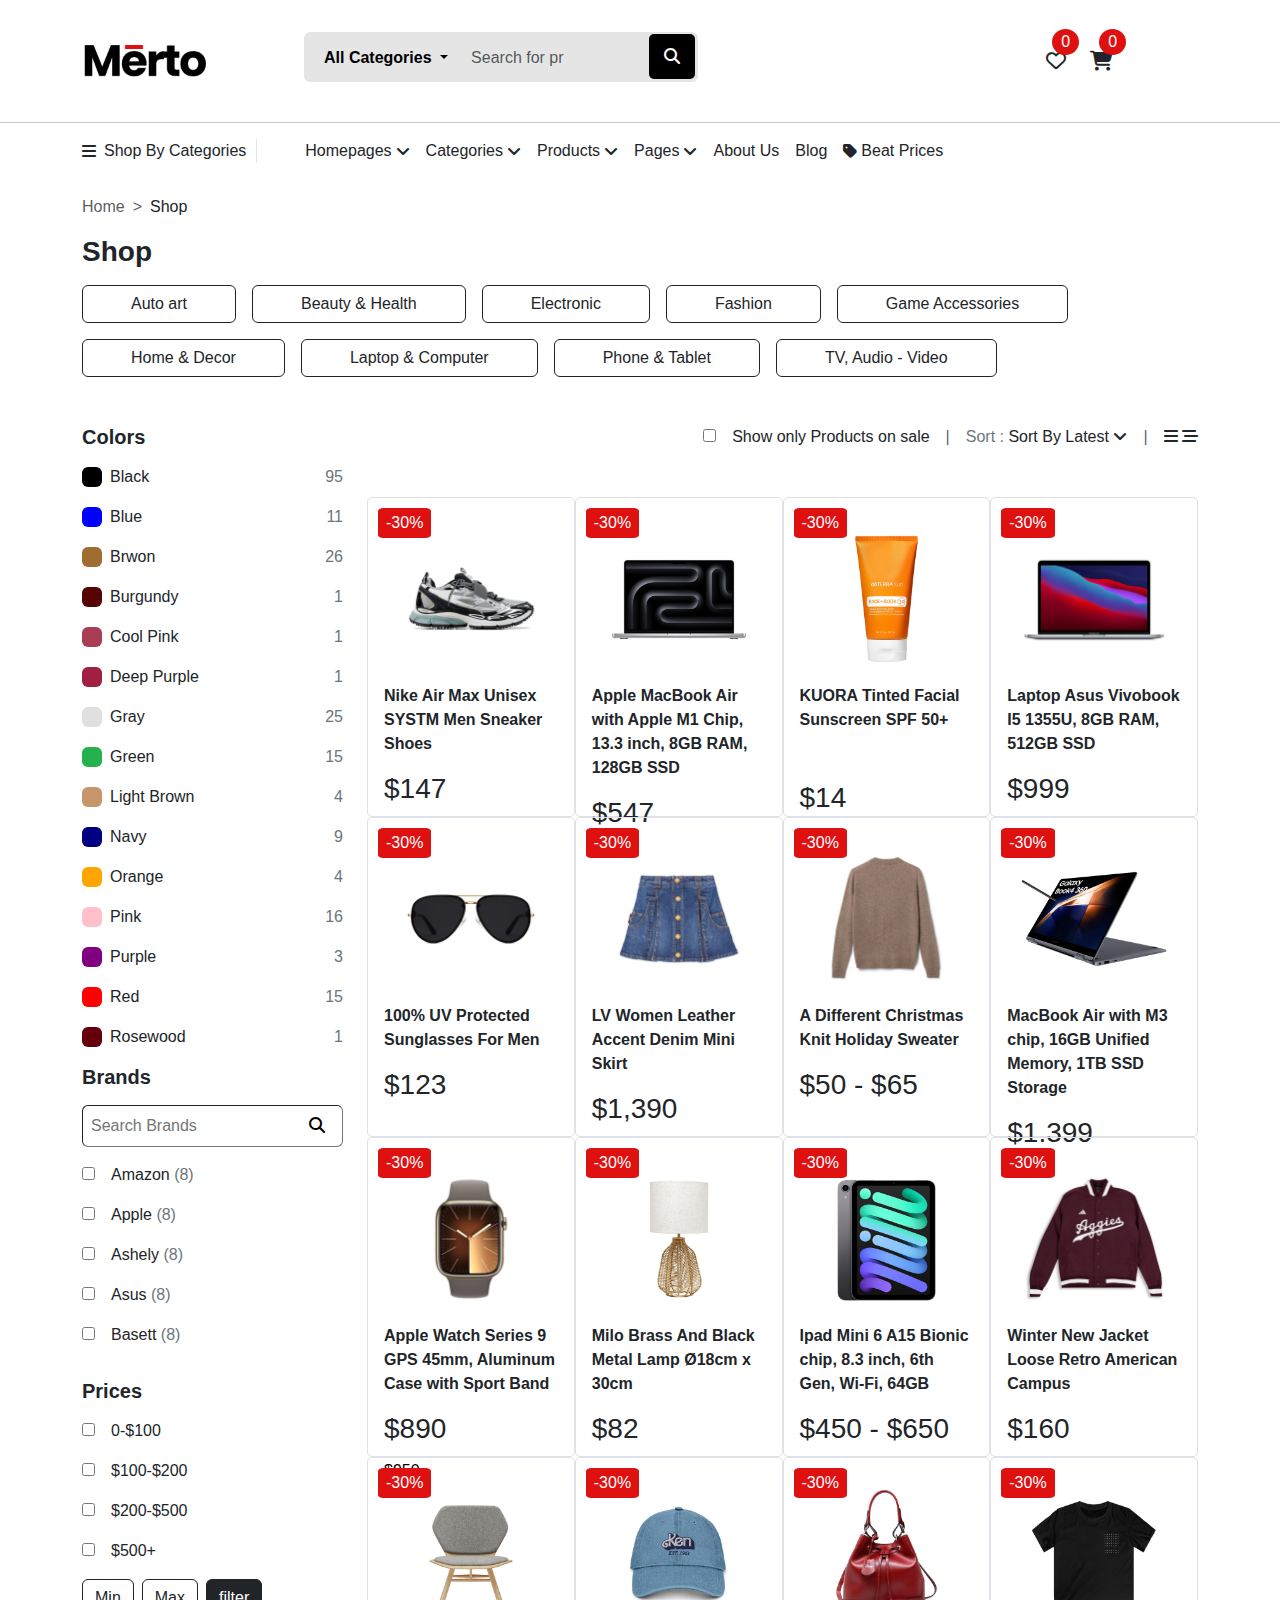
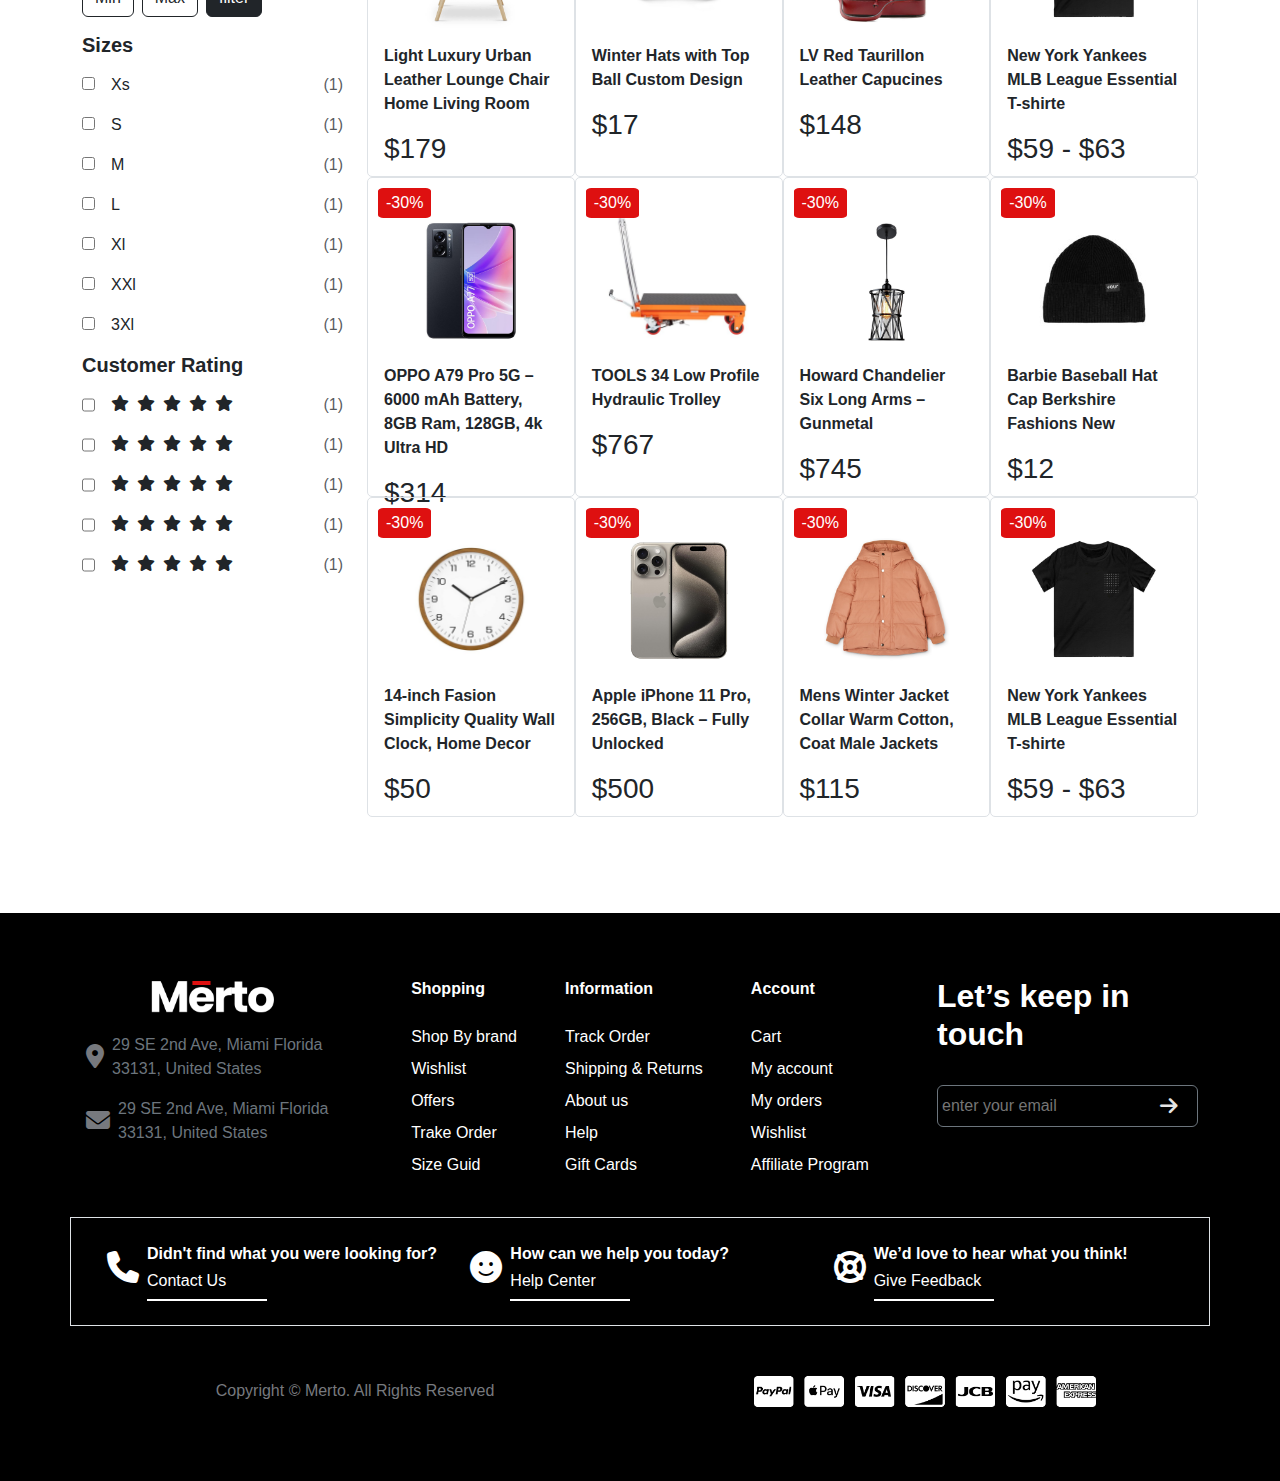
<file: Finalproject/Page-Two.html>
<!DOCTYPE html>
<html lang="en">
  <head>
    <meta charset="UTF-8" />
    <meta name="viewport" content="width=device-width, initial-scale=1.0" />
    <title>Page-Two</title>
    <link rel="preconnect" href="https://fonts.googleapis.com" />
    <link rel="preconnect" href="https://fonts.gstatic.com" crossorigin />
    <link
      rel="stylesheet"
      href="https://cdnjs.cloudflare.com/ajax/libs/animate.css/4.1.1/animate.min.css" />

    <link
      rel="stylesheet"
      href="https://cdnjs.cloudflare.com/ajax/libs/font-awesome/6.7.2/css/all.min.css" />
    <link
      rel="stylesheet"
      href="https://cdnjs.cloudflare.com/ajax/libs/OwlCarousel2/2.3.4/assets/owl.carousel.min.css"
      referrerpolicy="no-referrer" />
    <link
      rel="stylesheet"
      href="https://cdnjs.cloudflare.com/ajax/libs/OwlCarousel2/2.3.4/assets/owl.theme.default.min.css"
      referrerpolicy="no-referrer" />
    <link
      href="https://cdn.jsdelivr.net/npm/bootstrap@5.3.7/dist/css/bootstrap.min.css"
      rel="stylesheet" />
    <link rel="stylesheet" href="./style.css" />
  </head>
  <body>
   
    <nav
      class="navbar navbar-expand-lg navbar-light pt-4 pb-2 align-items-center">
      <div class="container">

        <button
          class="navbar-toggler"
          type="button"
          data-bs-toggle="offcanvas"
          data-bs-target="#offcanvasMenu1"
          aria-controls="offcanvasMenu1"
          aria-label="Toggle navigation">
          <span class="navbar-toggler-icon"></span>
        </button>

        <a class="navbar-brand me-5" href="#"><img src="./img/logo (2).png"
            alt /></a>

        <div class="collapse navbar-collapse ms-5" id="navbarSupportedContent">
          <ul class="navbar-nav me-auto mb-2 mb-lg-0 d-flex align-items-center">
            <li
              class="nav-item d-flex gap-2 telephones align-items-center w-25">
              <i class="fa-solid fa-phone fa-2xl"></i>
              <div class="phones">
                <div>Contact Us 24/7</div>
                <div class="fw-bold">(+92)39427879</div>
              </div>
            </li>
            <li class="nav-item w-60 me-5 mt-2">
              <div class="input-group mb-3 position-relative p-2 rounded">
                <button
                  class="btn btn-outline-secondary dropdown-toggle fw-bold text-black border border-0 categories-btn"
                  type="button"
                  data-bs-toggle="dropdown"
                  aria-expanded="false">
                  All Categories
                </button>
                <div class="dropdown-menu pt-2 categories">
                  <div class="my-2 mx-2">All Categories</div>
                  <div class="my-2 mx-2">Auto-part</div>
                  <div class="my-2 mx-2">Accesserories</div>
                  <div class="my-2 mx-2">Beauty</div>
                  <div class="my-2 mx-2">Makeup</div>
                  <div class="my-2 mx-2">Mascara</div>
                </div>
                <input
                  type="text"
                  class="form-control border border-0 py-1"
                  aria-label="Text input with dropdown button"
                  placeholder="Search for pr" />
              </div>
            </li>
            <li class="nav-item dropdown me-2 cat">
              <a
                class="nav-link dropdown-toggle d-flex gap-2 align-items-center"
                href="#"
                id="navbarDropdown"
                role="button"
                data-bs-toggle="dropdown"
                aria-expanded="false">
                <img src="./img/english.png" alt />
                <span> English</span>
              </a>
              <li class="nav-item dropdown usd">
                <a
                  class="nav-link dropdown-toggle"
                  href="#"
                  id="navbarDropdown"
                  role="button"
                  data-bs-toggle="dropdown"
                  aria-expanded="false">
                  <span> USD</span>
                </a>
                <li class="nav-item me-4 account">
                  <a
                    class="nav-link d-flex gap-1"
                    href="#"
                    tabindex="-1"
                    aria-="true"><i class="fa-solid fa-user"></i>Account</a>
                </li>
                <li class="nav-item right-icons d-flex gap-4">
                  <div class="position-relative">
                    <i class="fa-regular fa-heart fa-lg icon"></i>
                  </div>
                  <div class="position-relative">
                    <i class="fa-solid fa-cart-shopping fa-lg icon"
                      data-bs-toggle="offcanvas"
                      data-bs-target="#offcanvasExample3"
                      aria-controls="offcanvasExample3"></i>
                  </div>
                </li>
              </ul>
            </div>
            <ul class="list-unstyled d-flex cute-icons gap-3 d-none mt-3">
              <li><i class="fa-solid fa-magnifying-glass fa-lg"></i></li>
              <li class="position-relative">
                <i class="fa-solid fa-cart-shopping fa-lg icon fa-lg"
                  data-bs-toggle="offcanvas" data-bs-target="#offcanvasExample3"
                  aria-controls="offcanvasExample3"></i>
              </li>
            </ul>
          </div>
        </nav>
        <hr />

        <div class="offcanvas offcanvas-start toggle-one" tabindex="-1"
          id="offcanvasMenu1">
          <div class="offcanvas-header p-0">
            <h5 class="offcanvas-title bg-black p-3"><i
                class="fa-solid fa-bars text-white fa-2xl"></i></h5>
            <h5 class="px-4 ">Shop By Categories +</h5>
            <button type="button" class="btn-close ms-3 "
              data-bs-dismiss="offcanvas"></button>
          </div>
          <div class="offcanvas-body">
            <ul class="navbar-nav">
              <li
                class="nav-item d-flex justify-content-between align-items-center  my-2">
                <a class="nav-link" href="#">Homepages</a>
                <span>+</span>
              </li>
              <li
                class="nav-item d-flex justify-content-between align-items-center hoverd-red my-2">
                <a class="nav-link" href="#">Pages</a>
                <span>+</span>
              </li>
              <li
                class="nav-item d-flex justify-content-between align-items-center hoverd-red my-2">
                <a class="nav-link" href="#">Categories</a>
                <span>+</span>
              </li>
              <li
                class="nav-item d-flex justify-content-between align-items-center hoverd-red my-2">
                <a class="nav-link" href="#">Products</a>
                <span>+</span>
              </li>
              <li
                class="nav-item d-flex justify-content-between align-items-center hoverd-red my-2">
                <a class="nav-link" href="#">Best Prices</a>
                <span>+</span>
              </li>
              <li
                class="nav-item d-flex justify-content-between align-items-center hoverd-red my-2">
                <a class="nav-link" href="#">Blog</a>
                <span>+</span>
              </li>
              <li
                class="nav-item d-flex justify-content-between align-items-center hoverd-red my-2">
                <a class="nav-link" href="#">About Us</a>
                <span>+</span>
              </li>
              <li
                class="nav-item d-flex justify-content-between align-items-center hoverd-red my-2 text-secondary">
                <a class="nav-link" href="#">Recently-Viewed</a>
                <span>+</span>
              </li>
              <hr>
              <li
                class="nav-item d-flex justify-content-between align-items-center hoverd-red my-2 text-secondary">
                <a class="nav-link" href="#"><i
                    class="fa-solid fa-heart fa-xl me-2"></i>WishList</a>

              </li>
              <li
                class="nav-item d-flex justify-content-between align-items-center hoverd-red my-2 text-secondary">
                <a class="nav-link" href="#"><i
                    class="fa-solid fa-user fa-xl me-2"></i>Account</a>

              </li>
              <hr>

            </ul>

          </div>
        </div>

        <div class="offcanvas offcanvas-start toggle-one" tabindex="-1"
          id="offcanvasMenu2">
          <div class="offcanvas-header p-0">
            <h5 class="offcanvas-title bg-black p-3"><i
                class="fa-solid fa-bars text-white fa-2xl"></i></h5>
            <h5 class="px-4 ">Shop By Categories +</h5>
          </div>

        </div>
      </div>
      <div class="offcanvas offcanvas-end p-4" tabindex="-1"
        id="offcanvasExample3" aria-labelledby="offcanvasExampleLabel">
        <div class="offcanvas-header">
          <h5 class="offcanvas-title fw-bold"
            id="offcanvasExampleLabel">Shopping Cart <span
              class="text-muted fs-6">(Empty)</span></h5>
          <button type="button" class="btn-close text-reset"
            data-bs-dismiss="offcanvas" aria-label="Close"></button>
        </div>

      </div>

    </div>

 

    <div class="second-nav pb-3">
      <div class="container d-flex flex-wrap gap-5 align-items-center">
        <div
          class="d-flex gap-2 Shop-By-Categories hoverd-red gap-1 align-items-center">
          <i class="fa-solid fa-bars" type="button"
            data-bs-toggle="offcanvas"
            data-bs-target="#offcanvasMenu2"
            aria-controls="offcanvasMenu2"
            aria-label="Toggle navigation"></i>Shop By Categories
        </div>
        <div class="small-cont d-flex justify-content-between w-75">
          <ul
            class="d-flex gap-3 align-items-center list-unstyled flex-wrap p-0 m-0">
            <li class="hoverd-red d-flex gap-1 align-items-center">
              Homepages <i class="fa-solid fa-angle-down"></i>
              <div class="d-none position-absolute mega-menu p-5">
                <div class="container-fluid">
                  <div class="row justify-content-center">
                    <div class="p-3 col-3">
                      <div>
                        <img
                          src="./img/mega-home-1.jpg"
                          alt
                          class="w-100" />
                      </div>
                    </div>
                    <div class="p-3 col-3">
                      <div>
                        <img
                          src="./img/mega-home-2.jpg"
                          alt
                          class="w-100" />
                      </div>
                    </div>
                    <div class="p-3 col-3">
                      <div>
                        <img
                          src="./img/mega-home-3.jpg"
                          alt
                          class="w-100" />
                      </div>
                    </div>

                    <div class="p-3 col-3">
                      <div>
                        <img
                          src="./img/mega-home-4.jpg"
                          alt
                          class="w-100" />
                      </div>
                    </div>
                  </div>
                  <div class="row justify-content-center second-row">
                    <div class="col-3">
                      <img
                        src="./img/mega-home-5.jpg"
                        alt
                        class="w-100" />
                    </div>
                    <div class="col-3">
                      <img
                        src="./img/mega-home-6.jpg"
                        alt
                        class="w-100" />
                    </div>
                  </div>
                </div>
              </div>
            </li>
            <li class="hoverd-red d-flex gap-1 align-items-center">
              Categories <i class="fa-solid fa-angle-down"></i>
            </li>
            <li class="hoverd-red d-flex gap-1 align-items-center">
              Products <i class="fa-solid fa-angle-down"></i>
            </li>
            <li class="hoverd-red d-flex gap-1 align-items-center">
              Pages <i class="fa-solid fa-angle-down"></i>
            </li>
            <li class="hoverd-red">About Us</li>
            <li class="hoverd-red">Blog</li>
            <li class="hoverd-red d-flex gap-1 align-items-center">
              <i class="fa-solid fa-tag"></i>Beat Prices
            </li>
          </ul>
          <div class="hoverd-red go-away-fast">
            <li class="hoverd-red d-flex gap-1 align-items-center">
              Recently viewed <i class="fa-solid fa-angle-down"></i>
            </li>
          </div>
        </div>
      </div>
    </div>

    <div class="main-sec">
      <div class="container">
        <div class="main-sec-heading my-3">
          <div class="d-flex gap-2"><span class="text-muted">Home</span><span
              class="text-muted">></span><span>Shop</span></div>
        </div>
        <h3 class="fw-bold my-3">Shop</h3>
        <div class="buttons d-flex gap-3 mb-5 flex-wrap">
          <button type="button" class="btn btn-outline-dark px-5">Auto art</button>
          <button type="button" class="btn btn-outline-dark px-5">Beauty & Health</button>
          <button type="button" class="btn btn-outline-dark px-5">Electronic</button>
          <button type="button" class="btn btn-outline-dark px-5">Fashion</button>
          <button type="button" class="btn btn-outline-dark px-5">Game Accessories</button>
          <button type="button" class="btn btn-outline-dark px-5">Home & Decor</button>
          <button type="button" class="btn btn-outline-dark px-5">Laptop & Computer</button>
          <button type="button" class="btn btn-outline-dark px-5">Phone & Tablet</button>
          <button type="button" class="btn btn-outline-dark px-5">TV, Audio - Video</button>
        </div>
        <div class="row">
          <div class="col-lg-3 choices d-lg-block d-none">
            <h5 class="fw-bold mb-3">Colors</h5>
            <ul class="d-flex flex-column gap-3 colors list-unstyled ">
              <li
                class="d-flex justify-content-between hoverd-red align-items-center">
                <div class="d-flex align-items-center gap-2"><div
                    class="rounded"
                    style="background-color:black"></div>Black</div>
                <div class="text-secondary">95</div>
              </li>
              <li
                class="d-flex justify-content-between hoverd-red align-items-center">
                <div class="d-flex align-items-center gap-2"><div
                    class="rounded"
                    style="background-color:Blue"></div>Blue</div>
                <div class="text-secondary">11</div>
              </li>
              <li
                class="d-flex justify-content-between hoverd-red align-items-center">
                <div class="d-flex align-items-center gap-2"><div
                    class="rounded"
                    style="background-color:#a06c30"></div>Brwon</div>
                <div class="text-secondary">26</div>
              </li>
              <li
                class="d-flex justify-content-between hoverd-red align-items-center">
                <div class="d-flex align-items-center gap-2"><div
                    class="rounded"
                    style="background-color:#560403"></div>Burgundy</div>
                <div class="text-secondary">1</div>
              </li>
              <li
                class="d-flex justify-content-between hoverd-red align-items-center">
                <div class="d-flex align-items-center gap-2"><div
                    class="rounded" style="background-color:#a93d54"></div>Cool
                  Pink</div>
                <div class="text-secondary">1</div>
              </li>
              <li
                class="d-flex justify-content-between hoverd-red align-items-center">
                <div class="d-flex align-items-center gap-2"><div
                    class="rounded" style="background-color:#a21f44"></div>Deep
                  Purple</div>
                <div class="text-secondary">1</div>
              </li>
              <li
                class="d-flex justify-content-between hoverd-red align-items-center">
                <div class="d-flex align-items-center gap-2"><div
                    class="rounded"
                    style="background-color:#e0e0e0"></div>Gray</div>
                <div class="text-secondary">25</div>
              </li>
              <li
                class="d-flex justify-content-between hoverd-red align-items-center">
                <div class="d-flex align-items-center gap-2"><div
                    class="rounded"
                    style="background-color:#25b14c"></div>Green</div>
                <div class="text-secondary">15</div>
              </li>
              <li
                class="d-flex justify-content-between hoverd-red align-items-center">
                <div class="d-flex align-items-center gap-2"><div
                    class="rounded" style="background-color:#c6956c"></div>Light
                  Brown</div>
                <div class="text-secondary">4</div>
              </li>
              <li
                class="d-flex justify-content-between hoverd-red align-items-center">
                <div class="d-flex align-items-center gap-2"><div
                    class="rounded"
                    style="background-color:#000080"></div>Navy</div>
                <div class="text-secondary">9</div>
              </li>
              <li
                class="d-flex justify-content-between hoverd-red align-items-center">
                <div class="d-flex align-items-center gap-2"><div
                    class="rounded"
                    style="background-color:#FFA500"></div>Orange</div>
                <div class="text-secondary">4</div>
              </li>
              <li
                class="d-flex justify-content-between hoverd-red align-items-center">
                <div class="d-flex align-items-center gap-2"><div
                    class="rounded"
                    style="background-color:#FFC0CB"></div>Pink</div>
                <div class="text-secondary">16</div>
              </li>
              <li
                class="d-flex justify-content-between hoverd-red align-items-center">
                <div class="d-flex align-items-center gap-2"><div
                    class="rounded"
                    style="background-color:#800080"></div>Purple</div>
                <div class="text-secondary">3</div>
              </li>
              <li
                class="d-flex justify-content-between hoverd-red align-items-center">
                <div class="d-flex align-items-center gap-2"><div
                    class="rounded"
                    style="background-color:#FF0000"></div>Red</div>
                <div class="text-secondary">15</div>
              </li>
              <li
                class="d-flex justify-content-between hoverd-red align-items-center">
                <div class="d-flex align-items-center gap-2"><div
                    class="rounded"
                    style="background-color:#65000B"></div>Rosewood</div>
                <div class="text-secondary">1</div>
              </li>
            </ul>
            <h5 class="fw-bold mb-3">Brands</h5>
            <div class="input position-relative">
              <input type="text"
                class="text-secondary border-1 rounded p-2 w-100"
                placeholder="Search Brands">

            </div>
            <ul class="d-flex flex-column gap-3 colors list-unstyled mt-3 "
              style="height:200px;   overflow-y: auto;">
              <li class="hoverd-red"><input type="checkbox" class="me-3">Amazon
                <span class="text-secondary">(8)</span></li>
              <li class="hoverd-red"><input type="checkbox" class="me-3">Apple
                <span class="text-secondary">(8)</span></li>
              <li class="hoverd-red"><input type="checkbox" class="me-3">Ashely
                <span class="text-secondary">(8)</span></li>
              <li class="hoverd-red"><input type="checkbox" class="me-3">Asus
                <span class="text-secondary">(8)</span></li>
              <li class="hoverd-red"><input type="checkbox" class="me-3">Basett
                <span class="text-secondary">(8)</span></li>
              <li class="hoverd-red"><input type="checkbox" class="me-3">Cerave
                <span class="text-secondary">(8)</span></li>
              <li class="hoverd-red"><input type="checkbox"
                  class="me-3">Clinique <span
                  class="text-secondary">(8)</span></li>
              <li class="hoverd-red"><input type="checkbox" class="me-3">Dell
                <span class="text-secondary">(8)</span></li>
              <li class="hoverd-red"><input type="checkbox" class="me-3">GAP
                <span class="text-secondary">(8)</span></li>
              <li class="hoverd-red"><input type="checkbox" class="me-3">Cerave
                <span class="text-secondary">(8)</span></li>
              <li class="hoverd-red"><input type="checkbox"
                  class="me-3">Clinique <span
                  class="text-secondary">(8)</span></li>
              <li class="hoverd-red"><input type="checkbox" class="me-3">Dell
                <span class="text-secondary">(8)</span></li>
              <li class="hoverd-red"><input type="checkbox" class="me-3">GAP
                <span class="text-secondary">(8)</span></li>
              <li class="hoverd-red"><input type="checkbox" class="me-3">Amazon
                <span class="text-secondary">(8)</span></li>
              <li class="hoverd-red"><input type="checkbox" class="me-3">Apple
                <span class="text-secondary">(8)</span></li>
              <li class="hoverd-red"><input type="checkbox" class="me-3">Ashely
                <span class="text-secondary">(8)</span></li>

            </ul>

            <h5 class="fw-bold mb-3">Prices</h5>

            <ul class="d-flex flex-column gap-3 colors list-unstyled mt-3 ">
              <li class="hoverd-red"><input type="checkbox"
                  class="me-3">0-$100</li>
              <li class="hoverd-red"><input type="checkbox"
                  class="me-3">$100-$200</li>
              <li class="hoverd-red"><input type="checkbox"
                  class="me-3">$200-$500</li>
              <li class="hoverd-red"><input type="checkbox"
                  class="me-3">$500+</li>

              <div class="buttons d-flex gap-2 align-items-center">
                <button class="btn btn-outline-dark">Min</button>
                <button class="btn btn-outline-dark">Max</button>
                <button class="btn btn-dark">filter</button>
              </div>

            </ul>
            <h5 class="fw-bold mb-3">Sizes</h5>

            <ul class="d-flex flex-column gap-3 colors list-unstyled mt-3 ">
              <li
                class="hoverd-red d-flex align-items-center justify-content-between"><div
                  class="left"><input type="checkbox" class="me-3">Xs</div><span
                  class="text-muted">(1)</span></li>
              <li
                class="hoverd-red d-flex align-items-center justify-content-between"><div
                  class="left"><input type="checkbox" class="me-3">S</div><span
                  class="text-muted">(1)</span></li>
              <li
                class="hoverd-red d-flex align-items-center justify-content-between"><div
                  class="left"><input type="checkbox" class="me-3">M</div><span
                  class="text-muted">(1)</span></li>
              <li
                class="hoverd-red d-flex align-items-center justify-content-between"><div
                  class="left"><input type="checkbox" class="me-3">L</div><span
                  class="text-muted">(1)</span></li>

              <li
                class="hoverd-red d-flex align-items-center justify-content-between"><div
                  class="left"><input type="checkbox" class="me-3">Xl</div><span
                  class="text-muted">(1)</span></li>

              <li
                class="hoverd-red d-flex align-items-center justify-content-between"><div
                  class="left"><input type="checkbox"
                    class="me-3">XXl</div><span
                  class="text-muted">(1)</span></li>

              <li
                class="hoverd-red d-flex align-items-center justify-content-between"><div
                  class="left"><input type="checkbox"
                    class="me-3">3Xl</div><span
                  class="text-muted">(1)</span></li>

            </ul>

            <h5 class="fw-bold mb-3">Customer Rating</h5>

            <ul class="d-flex flex-column gap-3 colors list-unstyled mt-3 ">
              <li
                class="hoverd-red d-flex align-items-center justify-content-between"><div
                  class="left d-flex"><input type="checkbox" class="me-3">
                  <div class="stars d-flex gap-2 d-inline-block">
                    <i class="fa-solid fa-star"></i>
                    <i class="fa-solid fa-star"></i>
                    <i class="fa-solid fa-star"></i>
                    <i class="fa-solid fa-star"></i>
                    <i class="fa-solid fa-star"></i>

                  </div>
                </div><span class="text-muted">(1)</span></li>
              <li
                class="hoverd-red d-flex align-items-center justify-content-between"><div
                  class="left d-flex"><input type="checkbox" class="me-3">
                  <div class="stars d-flex gap-2 d-inline-block">
                    <i class="fa-solid fa-star"></i>
                    <i class="fa-solid fa-star"></i>
                    <i class="fa-solid fa-star"></i>
                    <i class="fa-solid fa-star"></i>
                    <i class="fa-solid fa-star"></i>

                  </div>
                </div><span class="text-muted">(1)</span></li>
              <li
                class="hoverd-red d-flex align-items-center justify-content-between"><div
                  class="left d-flex"><input type="checkbox" class="me-3">
                  <div class="stars d-flex gap-2 d-inline-block">
                    <i class="fa-solid fa-star"></i>
                    <i class="fa-solid fa-star"></i>
                    <i class="fa-solid fa-star"></i>
                    <i class="fa-solid fa-star"></i>
                    <i class="fa-solid fa-star"></i>

                  </div>
                </div><span class="text-muted">(1)</span></li>
              <li
                class="hoverd-red d-flex align-items-center justify-content-between"><div
                  class="left d-flex"><input type="checkbox" class="me-3">
                  <div class="stars d-flex gap-2 d-inline-block">
                    <i class="fa-solid fa-star"></i>
                    <i class="fa-solid fa-star"></i>
                    <i class="fa-solid fa-star"></i>
                    <i class="fa-solid fa-star"></i>
                    <i class="fa-solid fa-star"></i>

                  </div>
                </div><span class="text-muted">(1)</span></li>
              <li
                class="hoverd-red d-flex align-items-center justify-content-between"><div
                  class="left d-flex"><input type="checkbox" class="me-3">
                  <div class="stars d-flex gap-2 d-inline-block">
                    <i class="fa-solid fa-star"></i>
                    <i class="fa-solid fa-star"></i>
                    <i class="fa-solid fa-star"></i>
                    <i class="fa-solid fa-star"></i>
                    <i class="fa-solid fa-star"></i>

                  </div>
                </div><span class="text-muted">(1)</span></li>

            </ul>

          </div>

          <div class="col-lg-9 col-12">
            <header class="d-lg-flex d-none justify-content-end gap-3">
              <div><input type="checkbox" class="me-3">Show only Products on
                sale</div>
              <span class="text-muted">|</span>
              <div class="position-relative sort">
                <span class="text-secondary">Sort :</span> Sort By Latest <i
                  class="fa-solid fa-angle-down"></i>

                <div
                  class="position-absolute dropdown-menu-custom d-none rounded">
                  <ul class="list-unstyled m-0">
                    <li class="my-2 hoverd-red">New</li>
                    <li class="my-2 hoverd-red">Popular</li>
                    <li class="my-2 hoverd-red">Price: Low to High</li>
                    <li class="my-2 hoverd-red">Price: High to Low</li>
                    <li class="my-2 hoverd-red
      ">Rating</li>
                  </ul>
                </div>
              </div>

              <span class="text-muted">|</span>
              <div>
                <i class="fa-solid fa-bars"></i>
                <i class="fa-solid fa-bars-staggered"></i>
              </div>

            </header>
            <header
              class="d-flex d-lg-none  justify-content-between align-items-center  position-absolute start-0  w-100 px-3 py-2"
              style="background-color:rgba(229,229,229,1)">
              <div><input type="checkbox" class="me-3">Show only Products on
                sale</div>
              <div> <i class="fa-solid fa-bars me-2"></i>Filter</div>
            </header>
            <div class="products my-5 choices-right">
              <div class="container">
                <div class="row">

                  <div
                    class="item border border-1 position-relative col-lg-3 col-md-4 col-6 p-0 m-0 p-3 ">
                    <div
                      class="product-overlay position-absolute top-0 end-0 bg-transparent d-none">
                      <div class="icon-group p-1 d-flex flex-column gap-3">
                        <div
                          class="icon-box animate__animated animate__fadeInUp p-1 rounded"
                          style="animation-delay: 0s"
                          data-bs-toggle="tooltip"
                          data-bs-placement="left"
                          title="Wish List">
                          <i class="fa-solid fa-heart fa-xl"></i>
                        </div>
                        <div
                          class="icon-box animate__animated animate__fadeInUp p-1 rounded"
                          style="animation-delay: 0.2s"
                          data-bs-toggle="tooltip"
                          data-bs-placement="left"
                          title="Search">
                          <i class="fa-solid fa-magnifying-glass fa-xl"></i>
                        </div>
                        <div
                          class="icon-box animate__animated animate__fadeInUp p-1 rounded"
                          style="animation-delay: 0.4s"
                          data-bs-toggle="tooltip"
                          data-bs-placement="left"
                          title="Add To Cart">
                          <i class="fa-solid fa-cart-shopping fa-xl"></i>
                        </div>
                        <div
                          class="icon-box animate__animated animate__fadeInUp p-1 rounded"
                          style="animation-delay: 0.6s"
                          data-bs-toggle="tooltip"
                          data-bs-placement="left"
                          title="Compare">
                          <i class="fa-solid fa-code-compare fa-xl"></i>
                        </div>
                      </div>
                    </div>
                    <img
                      src="./img/fashion-5-700x700.jpg"
                      alt
                      class="h-50" />

                    <p class="fw-bold hoverd-red">Nike Air Max Unisex SYSTM Men
                      Sneaker Shoes</p>
                    <h3 class="text-start mb-3">$147</h3>

                  </div>
                  <div
                    class="item border border-1 position-relative  col-lg-3 col-md-4 col-6 p-0 m-0  p-3">
                    <div
                      class="product-overlay position-absolute top-0 end-0 bg-transparent d-none">
                      <div class="icon-group p-1 d-flex flex-column gap-3">
                        <div
                          class="icon-box animate__animated animate__fadeInUp p-1 rounded"
                          style="animation-delay: 0s"
                          data-bs-toggle="tooltip"
                          data-bs-placement="left"
                          title="Wish List">
                          <i class="fa-solid fa-heart fa-xl"></i>
                        </div>
                        <div
                          class="icon-box animate__animated animate__fadeInUp p-1 rounded"
                          style="animation-delay: 0.2s"
                          data-bs-toggle="tooltip"
                          data-bs-placement="left"
                          title="Search">
                          <i class="fa-solid fa-magnifying-glass fa-xl"></i>
                        </div>
                        <div
                          class="icon-box animate__animated animate__fadeInUp p-1 rounded"
                          style="animation-delay: 0.4s"
                          data-bs-toggle="tooltip"
                          data-bs-placement="left"
                          title="Add To Cart">
                          <i class="fa-solid fa-cart-shopping fa-xl"></i>
                        </div>
                        <div
                          class="icon-box animate__animated animate__fadeInUp p-1 rounded"
                          style="animation-delay: 0.6s"
                          data-bs-toggle="tooltip"
                          data-bs-placement="left"
                          title="Compare">
                          <i class="fa-solid fa-code-compare fa-xl"></i>
                        </div>
                      </div>
                    </div>
                    <img
                      src="./img/electronic-30-5.jpg"
                      alt
                      class="h-50" />
                    <p class="fw-bold hoverd-red">Apple MacBook Air with Apple
                      M1 Chip, 13.3 inch, 8GB RAM, 128GB SSD</p>
                    <h3 class="text-start mb-3">$547</h3>
                  </div>
                  <div
                    class="item border border-1 position-relative  col-lg-3 col-md-4 col-6 p-0 m-0  p-3">
                    <div
                      class="product-overlay position-absolute top-0 end-0 bg-transparent d-none">
                      <div class="icon-group p-1 d-flex flex-column gap-3">
                        <div
                          class="icon-box animate__animated animate__fadeInUp p-1 rounded"
                          style="animation-delay: 0s"
                          data-bs-toggle="tooltip"
                          data-bs-placement="left"
                          title="Wish List">
                          <i class="fa-solid fa-heart fa-xl"></i>
                        </div>
                        <div
                          class="icon-box animate__animated animate__fadeInUp p-1 rounded"
                          style="animation-delay: 0.2s"
                          data-bs-toggle="tooltip"
                          data-bs-placement="left"
                          title="Search">
                          <i class="fa-solid fa-magnifying-glass fa-xl"></i>
                        </div>
                        <div
                          class="icon-box animate__animated animate__fadeInUp p-1 rounded"
                          style="animation-delay: 0.4s"
                          data-bs-toggle="tooltip"
                          data-bs-placement="left"
                          title="Add To Cart">
                          <i class="fa-solid fa-cart-shopping fa-xl"></i>
                        </div>
                        <div
                          class="icon-box animate__animated animate__fadeInUp p-1 rounded"
                          style="animation-delay: 0.6s"
                          data-bs-toggle="tooltip"
                          data-bs-placement="left"
                          title="Compare">
                          <i class="fa-solid fa-code-compare fa-xl"></i>
                        </div>
                      </div>
                    </div>
                    <img
                      src="./img/cosmetics-34.jpg"
                      alt
                      class="h-50" />
                    <p class="fw-bold hoverd-red">KUORA Tinted Facial Sunscreen
                      SPF 50+</p>
                    <h3 class="text-start mb-3"><br> $14</h3>
                  </div>
                  <div
                    class="item border border-1 position-relative  col-lg-3 col-md-4 col-6 p-0 m-0 p-3">
                    <div
                      class="product-overlay position-absolute top-0 end-0 bg-transparent d-none">
                      <div class="icon-group p-1 d-flex flex-column gap-3">
                        <div
                          class="icon-box animate__animated animate__fadeInUp p-1 rounded"
                          style="animation-delay: 0s"
                          data-bs-toggle="tooltip"
                          data-bs-placement="left"
                          title="Wish List">
                          <i class="fa-solid fa-heart fa-xl"></i>
                        </div>
                        <div
                          class="icon-box animate__animated animate__fadeInUp p-1 rounded"
                          style="animation-delay: 0.2s"
                          data-bs-toggle="tooltip"
                          data-bs-placement="left"
                          title="Search">
                          <i class="fa-solid fa-magnifying-glass fa-xl"></i>
                        </div>
                        <div
                          class="icon-box animate__animated animate__fadeInUp p-1 rounded"
                          style="animation-delay: 0.4s"
                          data-bs-toggle="tooltip"
                          data-bs-placement="left"
                          title="Add To Cart">
                          <i class="fa-solid fa-cart-shopping fa-xl"></i>
                        </div>
                        <div
                          class="icon-box animate__animated animate__fadeInUp p-1 rounded"
                          style="animation-delay: 0.6s"
                          data-bs-toggle="tooltip"
                          data-bs-placement="left"
                          title="Compare">
                          <i class="fa-solid fa-code-compare fa-xl"></i>
                        </div>
                      </div>
                    </div>
                    <img src="./img/electronic-30-6-700x700.jpg" alt
                      class="h-50" />
                    <p class="fw-bold hoverd-red">Laptop Asus Vivobook I5 1355U,
                      8GB RAM, 512GB SSD</p>
                    <h3 class="text-start mb-3">$999</h3>
                  </div>
                  <div
                    class="item border border-1 position-relative  col-lg-3 col-md-4 col-6 p-0 m-0 p-3">
                    <div
                      class="product-overlay position-absolute top-0 end-0 bg-transparent d-none">
                      <div class="icon-group p-1 d-flex flex-column gap-3">
                        <div
                          class="icon-box animate__animated animate__fadeInUp p-1 rounded"
                          style="animation-delay: 0s"
                          data-bs-toggle="tooltip"
                          data-bs-placement="left"
                          title="Wish List">
                          <i class="fa-solid fa-heart fa-xl"></i>
                        </div>
                        <div
                          class="icon-box animate__animated animate__fadeInUp p-1 rounded"
                          style="animation-delay: 0.2s"
                          data-bs-toggle="tooltip"
                          data-bs-placement="left"
                          title="Search">
                          <i class="fa-solid fa-magnifying-glass fa-xl"></i>
                        </div>
                        <div
                          class="icon-box animate__animated animate__fadeInUp p-1 rounded"
                          style="animation-delay: 0.4s"
                          data-bs-toggle="tooltip"
                          data-bs-placement="left"
                          title="Add To Cart">
                          <i class="fa-solid fa-cart-shopping fa-xl"></i>
                        </div>
                        <div
                          class="icon-box animate__animated animate__fadeInUp p-1 rounded"
                          style="animation-delay: 0.6s"
                          data-bs-toggle="tooltip"
                          data-bs-placement="left"
                          title="Compare">
                          <i class="fa-solid fa-code-compare fa-xl"></i>
                        </div>
                      </div>
                    </div>
                    <img
                      src="./img/fashion-9-700x700.jpg"
                      alt
                      class="h-50" />
                    <p class="fw-bold hoverd-red">100% UV Protected Sunglasses
                      For Men</p>
                    <h3 class="text-start mb-3">$123</h3>
                  </div>
                  <div
                    class="item border border-1 position-relative  col-lg-3 col-md-4 col-6 p-0 m-0 p-3">
                    <div
                      class="product-overlay position-absolute top-0 end-0 bg-transparent d-none">
                      <div class="icon-group p-1 d-flex flex-column gap-3">
                        <div
                          class="icon-box animate__animated animate__fadeInUp p-1 rounded"
                          style="animation-delay: 0s"
                          data-bs-toggle="tooltip"
                          data-bs-placement="left"
                          title="Wish List">
                          <i class="fa-solid fa-heart fa-xl"></i>
                        </div>
                        <div
                          class="icon-box animate__animated animate__fadeInUp p-1 rounded"
                          style="animation-delay: 0.2s"
                          data-bs-toggle="tooltip"
                          data-bs-placement="left"
                          title="Search">
                          <i class="fa-solid fa-magnifying-glass fa-xl"></i>
                        </div>
                        <div
                          class="icon-box animate__animated animate__fadeInUp p-1 rounded"
                          style="animation-delay: 0.4s"
                          data-bs-toggle="tooltip"
                          data-bs-placement="left"
                          title="Add To Cart">
                          <i class="fa-solid fa-cart-shopping fa-xl"></i>
                        </div>
                        <div
                          class="icon-box animate__animated animate__fadeInUp p-1 rounded"
                          style="animation-delay: 0.6s"
                          data-bs-toggle="tooltip"
                          data-bs-placement="left"
                          title="Compare">
                          <i class="fa-solid fa-code-compare fa-xl"></i>
                        </div>
                      </div>
                    </div>
                    <img src="./img/fashion-6-700x700.jpg" alt class="h-50" />
                    <p class="fw-bold hoverd-red">LV Women Leather Accent Denim
                      Mini Skirt</p>
                    <h3 class="text-start mb-3">$1,390</h3>

                  </div>
                  <div
                    class="item border border-1 position-relative  col-lg-3 col-md-4 col-6 p-0 m-0 p-3">
                    <div
                      class="product-overlay position-absolute top-0 end-0 bg-transparent d-none">
                      <div class="icon-group p-1 d-flex flex-column gap-3">
                        <div
                          class="icon-box animate__animated animate__fadeInUp p-1 rounded"
                          style="animation-delay: 0s"
                          data-bs-toggle="tooltip"
                          data-bs-placement="left"
                          title="Wish List">
                          <i class="fa-solid fa-heart fa-xl"></i>
                        </div>
                        <div
                          class="icon-box animate__animated animate__fadeInUp p-1 rounded"
                          style="animation-delay: 0.2s"
                          data-bs-toggle="tooltip"
                          data-bs-placement="left"
                          title="Search">
                          <i class="fa-solid fa-magnifying-glass fa-xl"></i>
                        </div>
                        <div
                          class="icon-box animate__animated animate__fadeInUp p-1 rounded"
                          style="animation-delay: 0.4s"
                          data-bs-toggle="tooltip"
                          data-bs-placement="left"
                          title="Add To Cart">
                          <i class="fa-solid fa-cart-shopping fa-xl"></i>
                        </div>
                        <div
                          class="icon-box animate__animated animate__fadeInUp p-1 rounded"
                          style="animation-delay: 0.6s"
                          data-bs-toggle="tooltip"
                          data-bs-placement="left"
                          title="Compare">
                          <i class="fa-solid fa-code-compare fa-xl"></i>
                        </div>
                      </div>
                    </div>
                    <img src="./img/fashion-16-700x700.jpg" alt class="h-50" />
                    <p class="fw-bold hoverd-red">A Different Christmas Knit
                      Holiday Sweater</p>
                    <h3 class="text-start mb-3">$50 - $65</h3>
                  </div>
                  <div
                    class="item border border-1 position-relative  col-lg-3 col-md-4 col-6 p-0 m-0 p-3">
                    <div
                      class="product-overlay position-absolute top-0 end-0 bg-transparent d-none">
                      <div class="icon-group p-1 d-flex flex-column gap-3">
                        <div
                          class="icon-box animate__animated animate__fadeInUp p-1 rounded"
                          style="animation-delay: 0s"
                          data-bs-toggle="tooltip"
                          data-bs-placement="left"
                          title="Wish List">
                          <i class="fa-solid fa-heart fa-xl"></i>
                        </div>
                        <div
                          class="icon-box animate__animated animate__fadeInUp p-1 rounded"
                          style="animation-delay: 0.2s"
                          data-bs-toggle="tooltip"
                          data-bs-placement="left"
                          title="Search">
                          <i class="fa-solid fa-magnifying-glass fa-xl"></i>
                        </div>
                        <div
                          class="icon-box animate__animated animate__fadeInUp p-1 rounded"
                          style="animation-delay: 0.4s"
                          data-bs-toggle="tooltip"
                          data-bs-placement="left"
                          title="Add To Cart">
                          <i class="fa-solid fa-cart-shopping fa-xl"></i>
                        </div>
                        <div
                          class="icon-box animate__animated animate__fadeInUp p-1 rounded"
                          style="animation-delay: 0.6s"
                          data-bs-toggle="tooltip"
                          data-bs-placement="left"
                          title="Compare">
                          <i class="fa-solid fa-code-compare fa-xl"></i>
                        </div>
                      </div>
                    </div>
                    <img src="./img/electronic-1.jpg" alt class="h-50" />
                    <p class="fw-bold hoverd-red">MacBook Air with M3 chip, 16GB
                      Unified Memory, 1TB SSD Storage</p>
                    <h3 class="text-start mb-3">$1.399</h3>
                  </div>
                  <div
                    class="item border border-1 position-relative  col-lg-3 col-md-4 col-6 p-0 m-0 p-3">
                    <div
                      class="product-overlay position-absolute top-0 end-0 bg-transparent d-none">
                      <div class="icon-group p-1 d-flex flex-column gap-3">
                        <div
                          class="icon-box animate__animated animate__fadeInUp p-1 rounded"
                          style="animation-delay: 0s"
                          data-bs-toggle="tooltip"
                          data-bs-placement="left"
                          title="Wish List">
                          <i class="fa-solid fa-heart fa-xl"></i>
                        </div>
                        <div
                          class="icon-box animate__animated animate__fadeInUp p-1 rounded"
                          style="animation-delay: 0.2s"
                          data-bs-toggle="tooltip"
                          data-bs-placement="left"
                          title="Search">
                          <i class="fa-solid fa-magnifying-glass fa-xl"></i>
                        </div>
                        <div
                          class="icon-box animate__animated animate__fadeInUp p-1 rounded"
                          style="animation-delay: 0.4s"
                          data-bs-toggle="tooltip"
                          data-bs-placement="left"
                          title="Add To Cart">
                          <i class="fa-solid fa-cart-shopping fa-xl"></i>
                        </div>
                        <div
                          class="icon-box animate__animated animate__fadeInUp p-1 rounded"
                          style="animation-delay: 0.6s"
                          data-bs-toggle="tooltip"
                          data-bs-placement="left"
                          title="Compare">
                          <i class="fa-solid fa-code-compare fa-xl"></i>
                        </div>
                      </div>
                    </div>
                    <img src="./img/electronic-14-2-700x700.jpg" alt
                      class="h-50" />
                    <p class="fw-bold hoverd-red">Apple Watch Series 9 GPS 45mm,
                      Aluminum Case with Sport Band</p>
                    <h3 class="text-start mb-3">$890 <h5><del> $950</del></h5>
                    </h3>
                    >
                  </div>
                  <div
                    class="item border border-1 position-relative  col-lg-3 col-md-4 col-6 p-0 m-0 p-3">
                    <div
                      class="product-overlay position-absolute top-0 end-0 bg-transparent d-none">
                      <div class="icon-group p-1 d-flex flex-column gap-3">
                        <div
                          class="icon-box animate__animated animate__fadeInUp p-1 rounded"
                          style="animation-delay: 0s"
                          data-bs-toggle="tooltip"
                          data-bs-placement="left"
                          title="Wish List">
                          <i class="fa-solid fa-heart fa-xl"></i>
                        </div>
                        <div
                          class="icon-box animate__animated animate__fadeInUp p-1 rounded"
                          style="animation-delay: 0.2s"
                          data-bs-toggle="tooltip"
                          data-bs-placement="left"
                          title="Search">
                          <i class="fa-solid fa-magnifying-glass fa-xl"></i>
                        </div>
                        <div
                          class="icon-box animate__animated animate__fadeInUp p-1 rounded"
                          style="animation-delay: 0.4s"
                          data-bs-toggle="tooltip"
                          data-bs-placement="left"
                          title="Add To Cart">
                          <i class="fa-solid fa-cart-shopping fa-xl"></i>
                        </div>
                        <div
                          class="icon-box animate__animated animate__fadeInUp p-1 rounded"
                          style="animation-delay: 0.6s"
                          data-bs-toggle="tooltip"
                          data-bs-placement="left"
                          title="Compare">
                          <i class="fa-solid fa-code-compare fa-xl"></i>
                        </div>
                      </div>
                    </div>
                    <img src="./img/mega-home50.jpg" alt class="h-50" />
                    <p class="fw-bold hoverd-red">Milo Brass And Black Metal
                      Lamp Ø18cm x 30cm</p>
                    <h3 class="text-start mb-3">$82</h3>
                  </div>
                  <div
                    class="item border border-1 position-relative  col-lg-3 col-md-4 col-6 p-0 m-0 p-3">
                    <div
                      class="product-overlay position-absolute top-0 end-0 bg-transparent d-none">
                      <div class="icon-group p-1 d-flex flex-column gap-3">
                        <div
                          class="icon-box animate__animated animate__fadeInUp p-1 rounded"
                          style="animation-delay: 0s"
                          data-bs-toggle="tooltip"
                          data-bs-placement="left"
                          title="Wish List">
                          <i class="fa-solid fa-heart fa-xl"></i>
                        </div>
                        <div
                          class="icon-box animate__animated animate__fadeInUp p-1 rounded"
                          style="animation-delay: 0.2s"
                          data-bs-toggle="tooltip"
                          data-bs-placement="left"
                          title="Search">
                          <i class="fa-solid fa-magnifying-glass fa-xl"></i>
                        </div>
                        <div
                          class="icon-box animate__animated animate__fadeInUp p-1 rounded"
                          style="animation-delay: 0.4s"
                          data-bs-toggle="tooltip"
                          data-bs-placement="left"
                          title="Add To Cart">
                          <i class="fa-solid fa-cart-shopping fa-xl"></i>
                        </div>
                        <div
                          class="icon-box animate__animated animate__fadeInUp p-1 rounded"
                          style="animation-delay: 0.6s"
                          data-bs-toggle="tooltip"
                          data-bs-placement="left"
                          title="Compare">
                          <i class="fa-solid fa-code-compare fa-xl"></i>
                        </div>
                      </div>
                    </div>
                    <img src="./img/11.jpg" alt class="h-50" />
                    <p class="fw-bold hoverd-red">Ipad Mini 6 A15 Bionic chip,
                      8.3 inch, 6th Gen, Wi-Fi, 64GB</p>
                    <h3 class="text-start mb-3">$450 - $650</h3>

                  </div>
                  <div
                    class="item border border-1 position-relative  col-lg-3 col-md-4 col-6 p-0 m-0 p-3">
                    <div
                      class="product-overlay position-absolute top-0 end-0 bg-transparent d-none">
                      <div class="icon-group p-1 d-flex flex-column gap-3">
                        <div
                          class="icon-box animate__animated animate__fadeInUp p-1 rounded"
                          style="animation-delay: 0s"
                          data-bs-toggle="tooltip"
                          data-bs-placement="left"
                          title="Wish List">
                          <i class="fa-solid fa-heart fa-xl"></i>
                        </div>
                        <div
                          class="icon-box animate__animated animate__fadeInUp p-1 rounded"
                          style="animation-delay: 0.2s"
                          data-bs-toggle="tooltip"
                          data-bs-placement="left"
                          title="Search">
                          <i class="fa-solid fa-magnifying-glass fa-xl"></i>
                        </div>
                        <div
                          class="icon-box animate__animated animate__fadeInUp p-1 rounded"
                          style="animation-delay: 0.4s"
                          data-bs-toggle="tooltip"
                          data-bs-placement="left"
                          title="Add To Cart">
                          <i class="fa-solid fa-cart-shopping fa-xl"></i>
                        </div>
                        <div
                          class="icon-box animate__animated animate__fadeInUp p-1 rounded"
                          style="animation-delay: 0.6s"
                          data-bs-toggle="tooltip"
                          data-bs-placement="left"
                          title="Compare">
                          <i class="fa-solid fa-code-compare fa-xl"></i>
                        </div>
                      </div>
                    </div>
                    <img src="./img/fashion-1-700x700.jpg" alt class="h-50" />
                    <p class="fw-bold hoverd-red">Winter New Jacket Loose Retro
                      American Campus</p>
                    <h3 class="text-start mb-3">$160</h3>

                  </div>
                  <div
                    class="item border border-1 position-relative  col-lg-3 col-md-4 col-6 p-0 m-0 p-3">
                    <div
                      class="product-overlay position-absolute top-0 end-0 bg-transparent d-none">
                      <div class="icon-group p-1 d-flex flex-column gap-3">
                        <div
                          class="icon-box animate__animated animate__fadeInUp p-1 rounded"
                          style="animation-delay: 0s"
                          data-bs-toggle="tooltip"
                          data-bs-placement="left"
                          title="Wish List">
                          <i class="fa-solid fa-heart fa-xl"></i>
                        </div>
                        <div
                          class="icon-box animate__animated animate__fadeInUp p-1 rounded"
                          style="animation-delay: 0.2s"
                          data-bs-toggle="tooltip"
                          data-bs-placement="left"
                          title="Search">
                          <i class="fa-solid fa-magnifying-glass fa-xl"></i>
                        </div>
                        <div
                          class="icon-box animate__animated animate__fadeInUp p-1 rounded"
                          style="animation-delay: 0.4s"
                          data-bs-toggle="tooltip"
                          data-bs-placement="left"
                          title="Add To Cart">
                          <i class="fa-solid fa-cart-shopping fa-xl"></i>
                        </div>
                        <div
                          class="icon-box animate__animated animate__fadeInUp p-1 rounded"
                          style="animation-delay: 0.6s"
                          data-bs-toggle="tooltip"
                          data-bs-placement="left"
                          title="Compare">
                          <i class="fa-solid fa-code-compare fa-xl"></i>
                        </div>
                      </div>
                    </div>
                    <img src="./img/furniture-14.jpg" alt class="h-50" />
                    <p class="fw-bold hoverd-red">Light Luxury Urban Leather
                      Lounge Chair Home Living Room</p>
                    <h3 class="text-start mb-3">$179</h3>
                  </div>
                  <div
                    class="item border border-1 position-relative  col-lg-3 col-md-4 col-6 p-0 m-0 p-3">
                    <div
                      class="product-overlay position-absolute top-0 end-0 bg-transparent d-none">
                      <div class="icon-group p-1 d-flex flex-column gap-3">
                        <div
                          class="icon-box animate__animated animate__fadeInUp p-1 rounded"
                          style="animation-delay: 0s"
                          data-bs-toggle="tooltip"
                          data-bs-placement="left"
                          title="Wish List">
                          <i class="fa-solid fa-heart fa-xl"></i>
                        </div>
                        <div
                          class="icon-box animate__animated animate__fadeInUp p-1 rounded"
                          style="animation-delay: 0.2s"
                          data-bs-toggle="tooltip"
                          data-bs-placement="left"
                          title="Search">
                          <i class="fa-solid fa-magnifying-glass fa-xl"></i>
                        </div>
                        <div
                          class="icon-box animate__animated animate__fadeInUp p-1 rounded"
                          style="animation-delay: 0.4s"
                          data-bs-toggle="tooltip"
                          data-bs-placement="left"
                          title="Add To Cart">
                          <i class="fa-solid fa-cart-shopping fa-xl"></i>
                        </div>
                        <div
                          class="icon-box animate__animated animate__fadeInUp p-1 rounded"
                          style="animation-delay: 0.6s"
                          data-bs-toggle="tooltip"
                          data-bs-placement="left"
                          title="Compare">
                          <i class="fa-solid fa-code-compare fa-xl"></i>
                        </div>
                      </div>
                    </div>
                    <img src="./img/fashion-3.jpg" alt class="h-50" />
                    <p class="fw-bold hoverd-red">Winter Hats with Top Ball
                      Custom Design</p>
                    <h3 class="text-start mb-3">$17</h3>
                  </div>
                  <div
                    class="item border border-1 position-relative  col-lg-3 col-md-4 col-6 p-0 m-0 p-3">
                    <div
                      class="product-overlay position-absolute top-0 end-0 bg-transparent d-none">
                      <div class="icon-group p-1 d-flex flex-column gap-3">
                        <div
                          class="icon-box animate__animated animate__fadeInUp p-1 rounded"
                          style="animation-delay: 0s"
                          data-bs-toggle="tooltip"
                          data-bs-placement="left"
                          title="Wish List">
                          <i class="fa-solid fa-heart fa-xl"></i>
                        </div>
                        <div
                          class="icon-box animate__animated animate__fadeInUp p-1 rounded"
                          style="animation-delay: 0.2s"
                          data-bs-toggle="tooltip"
                          data-bs-placement="left"
                          title="Search">
                          <i class="fa-solid fa-magnifying-glass fa-xl"></i>
                        </div>
                        <div
                          class="icon-box animate__animated animate__fadeInUp p-1 rounded"
                          style="animation-delay: 0.4s"
                          data-bs-toggle="tooltip"
                          data-bs-placement="left"
                          title="Add To Cart">
                          <i class="fa-solid fa-cart-shopping fa-xl"></i>
                        </div>
                        <div
                          class="icon-box animate__animated animate__fadeInUp p-1 rounded"
                          style="animation-delay: 0.6s"
                          data-bs-toggle="tooltip"
                          data-bs-placement="left"
                          title="Compare">
                          <i class="fa-solid fa-code-compare fa-xl"></i>
                        </div>
                      </div>
                    </div>
                    <img src="./img/fashion-2.jpg" alt class="h-50" />
                    <p class="fw-bold hoverd-red">LV Red Taurillon Leather
                      Capucines</p>
                    <h3 class="text-start mb-3">$148</h3>

                  </div>
                  <div
                    class="item border border-1 position-relative  col-lg-3 col-md-4 col-6 p-0 m-0 p-3">
                    <div
                      class="product-overlay position-absolute top-0 end-0 bg-transparent d-none">
                      <div class="icon-group p-1 d-flex flex-column gap-3">
                        <div
                          class="icon-box animate__animated animate__fadeInUp p-1 rounded"
                          style="animation-delay: 0s"
                          data-bs-toggle="tooltip"
                          data-bs-placement="left"
                          title="Wish List">
                          <i class="fa-solid fa-heart fa-xl"></i>
                        </div>
                        <div
                          class="icon-box animate__animated animate__fadeInUp p-1 rounded"
                          style="animation-delay: 0.2s"
                          data-bs-toggle="tooltip"
                          data-bs-placement="left"
                          title="Search">
                          <i class="fa-solid fa-magnifying-glass fa-xl"></i>
                        </div>
                        <div
                          class="icon-box animate__animated animate__fadeInUp p-1 rounded"
                          style="animation-delay: 0.4s"
                          data-bs-toggle="tooltip"
                          data-bs-placement="left"
                          title="Add To Cart">
                          <i class="fa-solid fa-cart-shopping fa-xl"></i>
                        </div>
                        <div
                          class="icon-box animate__animated animate__fadeInUp p-1 rounded"
                          style="animation-delay: 0.6s"
                          data-bs-toggle="tooltip"
                          data-bs-placement="left"
                          title="Compare">
                          <i class="fa-solid fa-code-compare fa-xl"></i>
                        </div>
                      </div>
                    </div>
                    <img src="./img/electronic-19.jpg" alt class="h-50" />
                    <p class="fw-bold hoverd-red">New York Yankees MLB League
                      Essential T-shirte</p>
                    <h3 class="text-start mb-3">$59 - $63</h3>
                  </div>
                  <div
                    class="item border border-1 position-relative  col-lg-3 col-md-4 col-6 p-0 m-0 p-3">
                    <div
                      class="product-overlay position-absolute top-0 end-0 bg-transparent d-none">
                      <div class="icon-group p-1 d-flex flex-column gap-3">
                        <div
                          class="icon-box animate__animated animate__fadeInUp p-1 rounded"
                          style="animation-delay: 0s"
                          data-bs-toggle="tooltip"
                          data-bs-placement="left"
                          title="Wish List">
                          <i class="fa-solid fa-heart fa-xl"></i>
                        </div>
                        <div
                          class="icon-box animate__animated animate__fadeInUp p-1 rounded"
                          style="animation-delay: 0.2s"
                          data-bs-toggle="tooltip"
                          data-bs-placement="left"
                          title="Search">
                          <i class="fa-solid fa-magnifying-glass fa-xl"></i>
                        </div>
                        <div
                          class="icon-box animate__animated animate__fadeInUp p-1 rounded"
                          style="animation-delay: 0.4s"
                          data-bs-toggle="tooltip"
                          data-bs-placement="left"
                          title="Add To Cart">
                          <i class="fa-solid fa-cart-shopping fa-xl"></i>
                        </div>
                        <div
                          class="icon-box animate__animated animate__fadeInUp p-1 rounded"
                          style="animation-delay: 0.6s"
                          data-bs-toggle="tooltip"
                          data-bs-placement="left"
                          title="Compare">
                          <i class="fa-solid fa-code-compare fa-xl"></i>
                        </div>
                      </div>
                    </div>
                    <img src="./img/electronic-51.jpg" alt class="h-50" />
                    <p class="fw-bold hoverd-red">OPPO A79 Pro 5G – 6000 mAh
                      Battery, 8GB Ram, 128GB, 4k Ultra HD</p>
                    <h3 class="text-start mb-3">$314</h3>
                  </div>
                  <div
                    class="item border border-1 position-relative  col-lg-3 col-md-4 col-6 p-0 m-0 p-3">
                    <div
                      class="product-overlay position-absolute top-0 end-0 bg-transparent d-none">
                      <div class="icon-group p-1 d-flex flex-column gap-3">
                        <div
                          class="icon-box animate__animated animate__fadeInUp p-1 rounded"
                          style="animation-delay: 0s"
                          data-bs-toggle="tooltip"
                          data-bs-placement="left"
                          title="Wish List">
                          <i class="fa-solid fa-heart fa-xl"></i>
                        </div>
                        <div
                          class="icon-box animate__animated animate__fadeInUp p-1 rounded"
                          style="animation-delay: 0.2s"
                          data-bs-toggle="tooltip"
                          data-bs-placement="left"
                          title="Search">
                          <i class="fa-solid fa-magnifying-glass fa-xl"></i>
                        </div>
                        <div
                          class="icon-box animate__animated animate__fadeInUp p-1 rounded"
                          style="animation-delay: 0.4s"
                          data-bs-toggle="tooltip"
                          data-bs-placement="left"
                          title="Add To Cart">
                          <i class="fa-solid fa-cart-shopping fa-xl"></i>
                        </div>
                        <div
                          class="icon-box animate__animated animate__fadeInUp p-1 rounded"
                          style="animation-delay: 0.6s"
                          data-bs-toggle="tooltip"
                          data-bs-placement="left"
                          title="Compare">
                          <i class="fa-solid fa-code-compare fa-xl"></i>
                        </div>
                      </div>
                    </div>
                    <img src="./img/automotive-11-700x700.jpg" alt
                      class="h-50" />
                    <p class="fw-bold hoverd-red">TOOLS 34 Low Profile Hydraulic
                      Trolley</p>
                    <h3 class="text-start mb-3">$767</h3>
                  </div>
                  <div
                    class="item border border-1 position-relative  col-lg-3 col-md-4 col-6 p-0 m-0 p-3">
                    <div
                      class="product-overlay position-absolute top-0 end-0 bg-transparent d-none">
                      <div class="icon-group p-1 d-flex flex-column gap-3">
                        <div
                          class="icon-box animate__animated animate__fadeInUp p-1 rounded"
                          style="animation-delay: 0s"
                          data-bs-toggle="tooltip"
                          data-bs-placement="left"
                          title="Wish List">
                          <i class="fa-solid fa-heart fa-xl"></i>
                        </div>
                        <div
                          class="icon-box animate__animated animate__fadeInUp p-1 rounded"
                          style="animation-delay: 0.2s"
                          data-bs-toggle="tooltip"
                          data-bs-placement="left"
                          title="Search">
                          <i class="fa-solid fa-magnifying-glass fa-xl"></i>
                        </div>
                        <div
                          class="icon-box animate__animated animate__fadeInUp p-1 rounded"
                          style="animation-delay: 0.4s"
                          data-bs-toggle="tooltip"
                          data-bs-placement="left"
                          title="Add To Cart">
                          <i class="fa-solid fa-cart-shopping fa-xl"></i>
                        </div>
                        <div
                          class="icon-box animate__animated animate__fadeInUp p-1 rounded"
                          style="animation-delay: 0.6s"
                          data-bs-toggle="tooltip"
                          data-bs-placement="left"
                          title="Compare">
                          <i class="fa-solid fa-code-compare fa-xl"></i>
                        </div>
                      </div>
                    </div>
                    <img src="./img/furniture-17.jpg" alt class="h-50" />
                    <p class="fw-bold hoverd-red">Howard Chandelier Six Long
                      Arms – Gunmetal</p>
                    <h3 class="text-start mb-3">$745</h3>
                  </div>
                  <div
                    class="item border border-1 position-relative  col-lg-3 col-md-4 col-6 p-0 m-0 p-3">
                    <div
                      class="product-overlay position-absolute top-0 end-0 bg-transparent d-none">
                      <div class="icon-group p-1 d-flex flex-column gap-3">
                        <div
                          class="icon-box animate__animated animate__fadeInUp p-1 rounded"
                          style="animation-delay: 0s"
                          data-bs-toggle="tooltip"
                          data-bs-placement="left"
                          title="Wish List">
                          <i class="fa-solid fa-heart fa-xl"></i>
                        </div>
                        <div
                          class="icon-box animate__animated animate__fadeInUp p-1 rounded"
                          style="animation-delay: 0.2s"
                          data-bs-toggle="tooltip"
                          data-bs-placement="left"
                          title="Search">
                          <i class="fa-solid fa-magnifying-glass fa-xl"></i>
                        </div>
                        <div
                          class="icon-box animate__animated animate__fadeInUp p-1 rounded"
                          style="animation-delay: 0.4s"
                          data-bs-toggle="tooltip"
                          data-bs-placement="left"
                          title="Add To Cart">
                          <i class="fa-solid fa-cart-shopping fa-xl"></i>
                        </div>
                        <div
                          class="icon-box animate__animated animate__fadeInUp p-1 rounded"
                          style="animation-delay: 0.6s"
                          data-bs-toggle="tooltip"
                          data-bs-placement="left"
                          title="Compare">
                          <i class="fa-solid fa-code-compare fa-xl"></i>
                        </div>
                      </div>
                    </div>
                    <img src="./img/fashion-8-300x300.jpg" alt class="h-50" />
                    <p class="fw-bold hoverd-red">Barbie Baseball Hat Cap
                      Berkshire Fashions New</p>
                    <h3 class="text-start mb-3">$12</h3>
                  </div>
                  <div
                    class="item border border-1 position-relative  col-lg-3 col-md-4 col-6 p-0 m-0 p-3">
                    <div
                      class="product-overlay position-absolute top-0 end-0 bg-transparent d-none">
                      <div class="icon-group p-1 d-flex flex-column gap-3">
                        <div
                          class="icon-box animate__animated animate__fadeInUp p-1 rounded"
                          style="animation-delay: 0s"
                          data-bs-toggle="tooltip"
                          data-bs-placement="left"
                          title="Wish List">
                          <i class="fa-solid fa-heart fa-xl"></i>
                        </div>
                        <div
                          class="icon-box animate__animated animate__fadeInUp p-1 rounded"
                          style="animation-delay: 0.2s"
                          data-bs-toggle="tooltip"
                          data-bs-placement="left"
                          title="Search">
                          <i class="fa-solid fa-magnifying-glass fa-xl"></i>
                        </div>
                        <div
                          class="icon-box animate__animated animate__fadeInUp p-1 rounded"
                          style="animation-delay: 0.4s"
                          data-bs-toggle="tooltip"
                          data-bs-placement="left"
                          title="Add To Cart">
                          <i class="fa-solid fa-cart-shopping fa-xl"></i>
                        </div>
                        <div
                          class="icon-box animate__animated animate__fadeInUp p-1 rounded"
                          style="animation-delay: 0.6s"
                          data-bs-toggle="tooltip"
                          data-bs-placement="left"
                          title="Compare">
                          <i class="fa-solid fa-code-compare fa-xl"></i>
                        </div>
                      </div>
                    </div>
                    <img src="./img/furniture-6-700x700.jpg" alt class="h-50" />
                    <p class="fw-bold hoverd-red">14-inch Fasion Simplicity
                      Quality Wall Clock, Home Decor</p>
                    <h3 class="text-start mb-3">$50</h3>
                  </div>
                  <div
                    class="item border border-1 position-relative  col-lg-3 col-md-4 col-6 p-0 m-0 p-3">
                    <div
                      class="product-overlay position-absolute top-0 end-0 bg-transparent d-none">
                      <div class="icon-group p-1 d-flex flex-column gap-3">
                        <div
                          class="icon-box animate__animated animate__fadeInUp p-1 rounded"
                          style="animation-delay: 0s"
                          data-bs-toggle="tooltip"
                          data-bs-placement="left"
                          title="Wish List">
                          <i class="fa-solid fa-heart fa-xl"></i>
                        </div>
                        <div
                          class="icon-box animate__animated animate__fadeInUp p-1 rounded"
                          style="animation-delay: 0.2s"
                          data-bs-toggle="tooltip"
                          data-bs-placement="left"
                          title="Search">
                          <i class="fa-solid fa-magnifying-glass fa-xl"></i>
                        </div>
                        <div
                          class="icon-box animate__animated animate__fadeInUp p-1 rounded"
                          style="animation-delay: 0.4s"
                          data-bs-toggle="tooltip"
                          data-bs-placement="left"
                          title="Add To Cart">
                          <i class="fa-solid fa-cart-shopping fa-xl"></i>
                        </div>
                        <div
                          class="icon-box animate__animated animate__fadeInUp p-1 rounded"
                          style="animation-delay: 0.6s"
                          data-bs-toggle="tooltip"
                          data-bs-placement="left"
                          title="Compare">
                          <i class="fa-solid fa-code-compare fa-xl"></i>
                        </div>
                      </div>
                    </div>
                    <img src="./img/electronic-9.jpg" alt class="h-50" />
                    <p class="fw-bold hoverd-red">Apple iPhone 11 Pro, 256GB,
                      Black – Fully Unlocked</p>
                    <h3 class="text-start mb-3">$500</h3>
                  </div>
                  <div
                    class="item border border-1 position-relative  col-lg-3 col-md-4 col-6 p-0 m-0 p-3">
                    <div
                      class="product-overlay position-absolute top-0 end-0 bg-transparent d-none">
                      <div class="icon-group p-1 d-flex flex-column gap-3">
                        <div
                          class="icon-box animate__animated animate__fadeInUp p-1 rounded"
                          style="animation-delay: 0s"
                          data-bs-toggle="tooltip"
                          data-bs-placement="left"
                          title="Wish List">
                          <i class="fa-solid fa-heart fa-xl"></i>
                        </div>
                        <div
                          class="icon-box animate__animated animate__fadeInUp p-1 rounded"
                          style="animation-delay: 0.2s"
                          data-bs-toggle="tooltip"
                          data-bs-placement="left"
                          title="Search">
                          <i class="fa-solid fa-magnifying-glass fa-xl"></i>
                        </div>
                        <div
                          class="icon-box animate__animated animate__fadeInUp p-1 rounded"
                          style="animation-delay: 0.4s"
                          data-bs-toggle="tooltip"
                          data-bs-placement="left"
                          title="Add To Cart">
                          <i class="fa-solid fa-cart-shopping fa-xl"></i>
                        </div>
                        <div
                          class="icon-box animate__animated animate__fadeInUp p-1 rounded"
                          style="animation-delay: 0.6s"
                          data-bs-toggle="tooltip"
                          data-bs-placement="left"
                          title="Compare">
                          <i class="fa-solid fa-code-compare fa-xl"></i>
                        </div>
                      </div>
                    </div>
                    <img src="./img/fashion-4-300x300-1.jpg" alt class="h-50" />
                    <p class="fw-bold hoverd-red">Mens Winter Jacket Collar Warm
                      Cotton, Coat Male Jackets</p>
                    <h3 class="text-start mb-3">$115</h3>
                  </div>
                  <div
                    class="item border border-1 position-relative  col-lg-3 col-md-4 col-6 p-0 m-0 p-3">
                    <div
                      class="product-overlay position-absolute top-0 end-0 bg-transparent d-none">
                      <div class="icon-group p-1 d-flex flex-column gap-3">
                        <div
                          class="icon-box animate__animated animate__fadeInUp p-1 rounded"
                          style="animation-delay: 0s"
                          data-bs-toggle="tooltip"
                          data-bs-placement="left"
                          title="Wish List">
                          <i class="fa-solid fa-heart fa-xl"></i>
                        </div>
                        <div
                          class="icon-box animate__animated animate__fadeInUp p-1 rounded"
                          style="animation-delay: 0.2s"
                          data-bs-toggle="tooltip"
                          data-bs-placement="left"
                          title="Search">
                          <i class="fa-solid fa-magnifying-glass fa-xl"></i>
                        </div>
                        <div
                          class="icon-box animate__animated animate__fadeInUp p-1 rounded"
                          style="animation-delay: 0.4s"
                          data-bs-toggle="tooltip"
                          data-bs-placement="left"
                          title="Add To Cart">
                          <i class="fa-solid fa-cart-shopping fa-xl"></i>
                        </div>
                        <div
                          class="icon-box animate__animated animate__fadeInUp p-1 rounded"
                          style="animation-delay: 0.6s"
                          data-bs-toggle="tooltip"
                          data-bs-placement="left"
                          title="Compare">
                          <i class="fa-solid fa-code-compare fa-xl"></i>
                        </div>
                      </div>
                    </div>
                    <img src="./img/electronic-19.jpg" alt class="h-50" />
                    <p class="fw-bold hoverd-red">New York Yankees MLB League
                      Essential T-shirte</p>
                    <h3 class="text-start mb-3">$59 - $63</h3>
                  </div>
                
                </div>
              </div>
            </div>

          </div>

        </div>

      </div>
    </div>

  
    <div class="footer bg-black text-white pt-5 pb-4 footer mt-5">
      <div class="container">
        <div class="row">
          <div
            class="col-lg-3 col-md-6 col-12 my-3 d-flex flex-column align-items-center  px-3">
            <img src="./img/logo.png" alt class="w-50 ">
            <div class="d-flex gap-2 align-items-center text-secondary mt-3"><i
                class="fa-solid fa-location-dot fa-xl"
                style="color: #77797e;"></i>29 SE 2nd Ave, Miami Florida 33131,
              United States</div>
            <div class="d-flex gap-2 align-items-center text-secondary mt-3"><i
                class="fa-solid fa-envelope fa-xl"
                style="color: #77797e;"></i>29 SE 2nd Ave, Miami Florida 33131,
              United States</div>

          </div>
          <div
            class="col-lg-6  col-md-6 col-12 d-flex lists justify-content-center my-3 ">
            <ul class="list-unstyled">
              <li class="pb-4 fw-bold">Shopping</li>
              <li class="pb-2 hoverd-red">Shop By brand</li>
              <li class="pb-2 hoverd-red">Wishlist</li>
              <li class="pb-2 hoverd-red">Offers</li>
              <li class="pb-2 hoverd-red">Trake Order</li>
              <li class="pb-2 hoverd-red">Size Guid</li>

            </ul>
            <ul class="list-unstyled">
              <li class="pb-4 fw-bold">Information</li>
              <li class="pb-2 hoverd-red">Track Order</li>
              <li class="pb-2 hoverd-red">Shipping & Returns</li>
              <li class="pb-2 hoverd-red">About us</li>
              <li class="pb-2 hoverd-red">Help</li>
              <li class="pb-2 hoverd-red">Gift Cards</li>

            </ul>
            <ul class="list-unstyled">
              <li class="pb-4 fw-bold">Account</li>
              <li class="pb-2 hoverd-red">Cart</li>
              <li class="pb-2 hoverd-red">My account</li>
              <li class="pb-2 hoverd-red">My orders</li>
              <li class="pb-2 hoverd-red">Wishlist</li>
              <li class="pb-2 hoverd-red">Affiliate Program</li>

            </ul>

          </div>
          <div
            class="col-lg-3  col-12 order-lg-last order-first d-flex flex-column align-items-center justify-content-center justify-content-md-start my-3">
            <h2 class="fw-bold">Let’s keep in touch</h2>
            <div class="input-box position-relative ">
              <input type="text" placeholder="enter your email"
                class="py-2 mt-4 rounded text-secondary bg-transparent border border-1 border-secondary pe-5 ps-1 ">

            </div>
          </div>
        </div>
        <div class="row text-white border p-4">
          <div
            class="col-md-4 col-12 text-center mb-3 d-flex mb-md-0 d-flex align-items-center gap-2">
            <i class="fa-solid fa-phone fa-2xl mb-2 d-block"></i>
            <div class="writing d-flex flex-column">
              <strong class="text-start">Didn't find what you were looking
                for?</strong>
              <div class="fancy-link text-white">Contact Us</div>
            </div>
          </div>
          <div
            class="col-md-4 col-12 text-center mb-3 d-flex mb-md-0 d-flex align-items-center gap-2">
            <i class="fa-solid fa-face-smile fa-2xl mb-2 d-block"></i>
            <div class="writing d-flex flex-column">
              <strong class="txet-start">How can we help you today?</strong>
              <div class="fancy-link text-white">Help Center</div>
            </div>
          </div>
          <div
            class="col-md-4 col-12 text-center d-flex d-flex align-items-center gap-2">
            <i class="fa-solid fa-life-ring fa-2xl mb-2 d-block"></i>
            <div class="writing d-flex flex-column">
              <strong class="text-start">We’d love to hear what you
                think!</strong>
              <div class="fancy-link text-white">Give Feedback</div>
            </div>
          </div>
        </div>
        <div
          class="row align-items-center py-5 justify-content-md-between justify-content-center">
          <div class="col-md-6 col-12 text-center mb-4 mb-md-0"
            style="color:#77797e;">Copyright © Merto. All Rights Reserved</div>
          <div class="col-md-6 col-12 text-center"><img
              src="./img/payment-icons-1.png" alt style="height:35px"></div>
        </div>
      </div>
    </div>

   
    <script src="https://code.jquery.com/jquery-3.6.0.min.js"></script>

    <script
      src="https://cdnjs.cloudflare.com/ajax/libs/OwlCarousel2/2.3.4/owl.carousel.min.js"></script>

    <script
      src="https://cdn.jsdelivr.net/npm/bootstrap@5.3.7/dist/js/bootstrap.bundle.min.js"></script>

    <script
      src="https://cdnjs.cloudflare.com/ajax/libs/wow/1.1.2/wow.min.js"></script>

    <script src="custom.js"></script>
  </body>
</html>
</file>
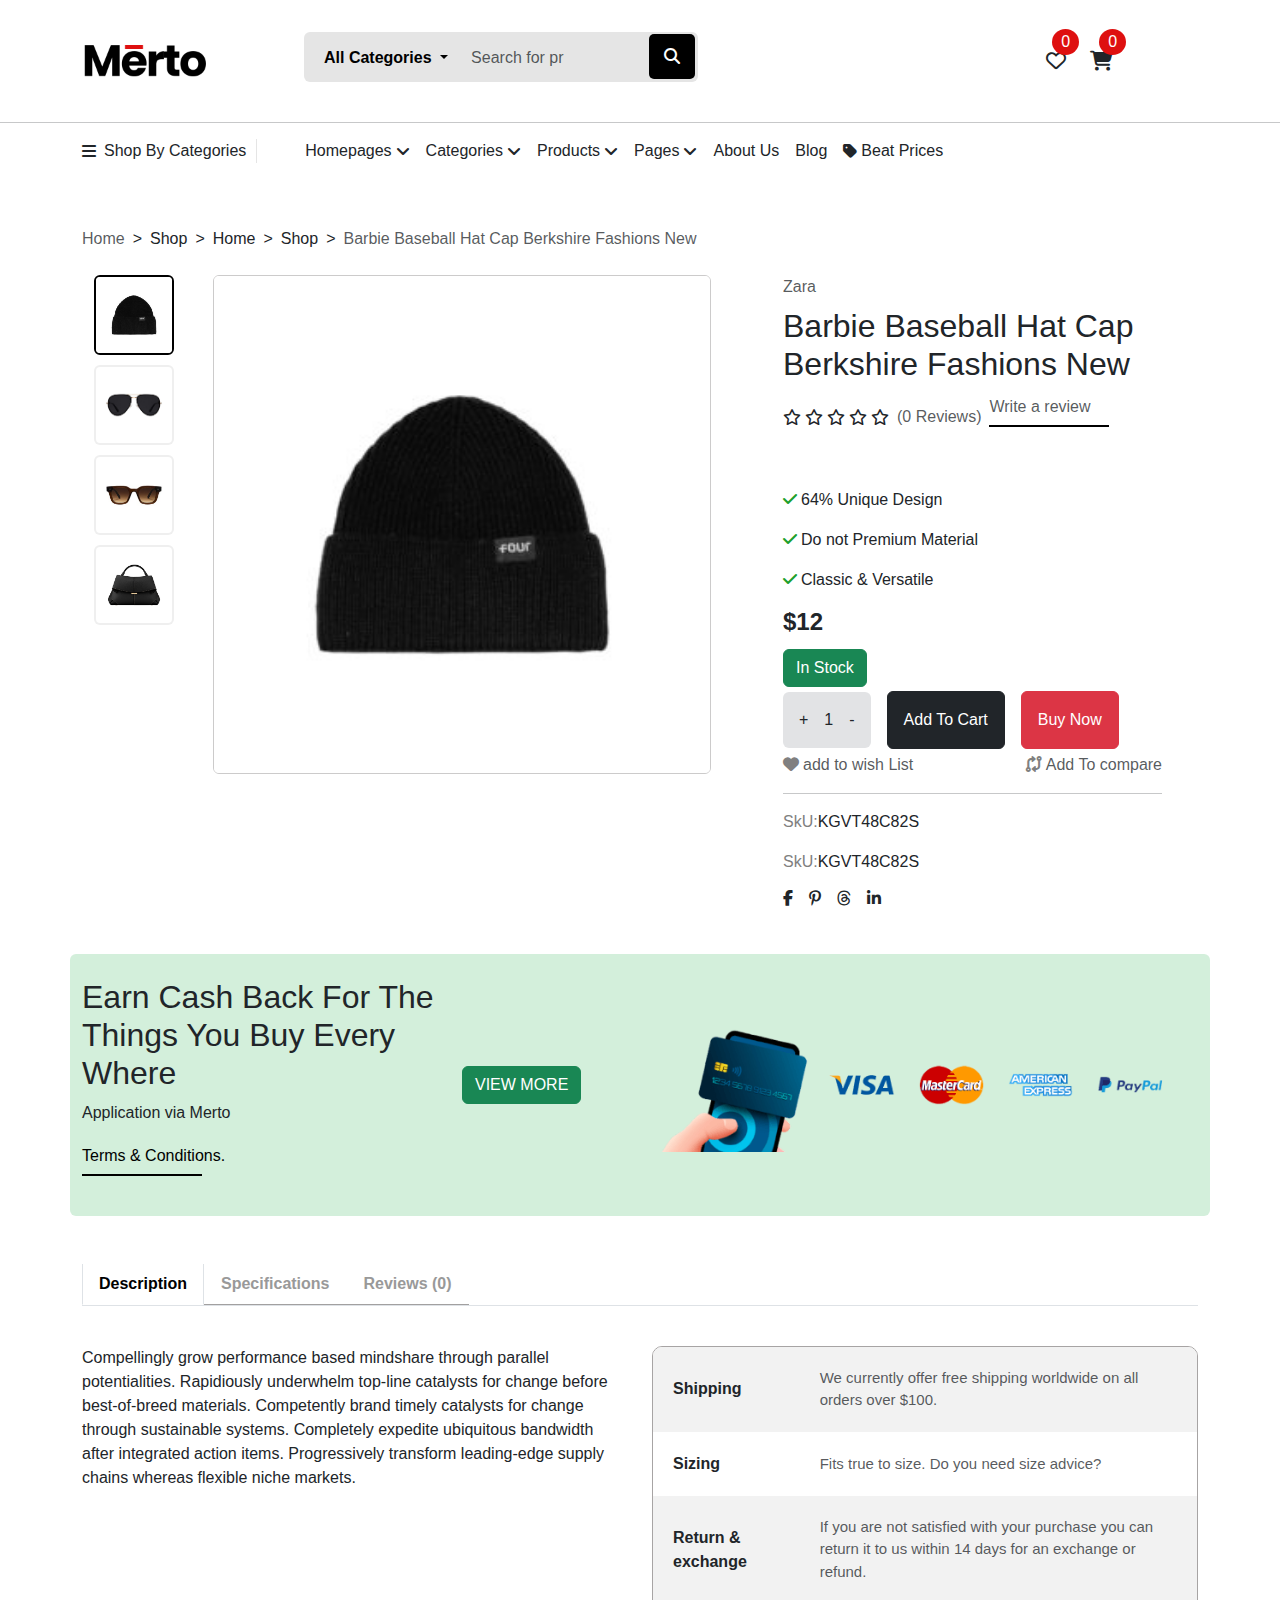
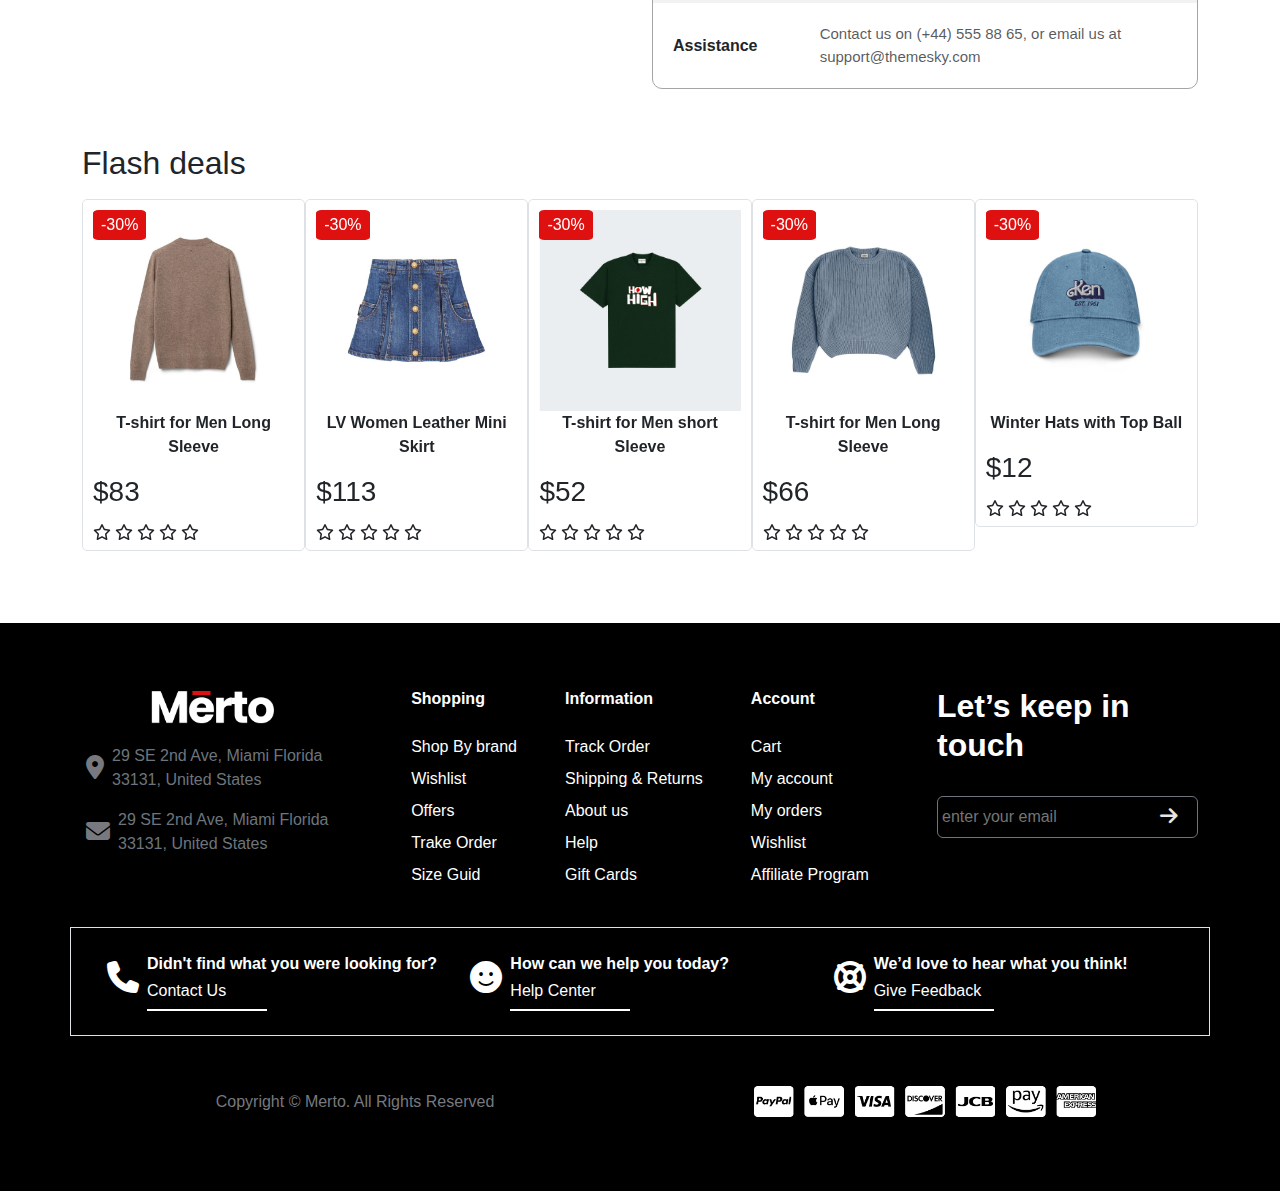
<file: Finalproject/Page_Three.html>
<!DOCTYPE html>
<html lang="en">
  <head>
    <meta charset="UTF-8" />
    <meta name="viewport" content="width=device-width, initial-scale=1.0" />
    <title>Page-Three</title>
    <link rel="preconnect" href="https://fonts.googleapis.com" />
    <link rel="preconnect" href="https://fonts.gstatic.com" crossorigin />

    <link
      rel="stylesheet"
      href="https://cdnjs.cloudflare.com/ajax/libs/animate.css/4.1.1/animate.min.css" />

    <link
      rel="stylesheet"
      href="https://cdnjs.cloudflare.com/ajax/libs/font-awesome/6.7.2/css/all.min.css" />
    <link
      rel="stylesheet"
      href="https://cdnjs.cloudflare.com/ajax/libs/OwlCarousel2/2.3.4/assets/owl.carousel.min.css"
      referrerpolicy="no-referrer" />
    <link
      rel="stylesheet"
      href="https://cdnjs.cloudflare.com/ajax/libs/OwlCarousel2/2.3.4/assets/owl.theme.default.min.css"
      referrerpolicy="no-referrer" />
    <link
      href="https://cdn.jsdelivr.net/npm/bootstrap@5.3.7/dist/css/bootstrap.min.css"
      rel="stylesheet" />
    <link rel="stylesheet" href="./style.css" />
  </head>
  <body>

    <nav
      class="navbar navbar-expand-lg navbar-light pt-4 pb-2 align-items-center">
      <div class="container">

        <button
          class="navbar-toggler"
          type="button"
          data-bs-toggle="offcanvas"
          data-bs-target="#offcanvasMenu1"
          aria-controls="offcanvasMenu1"
          aria-label="Toggle navigation">
          <span class="navbar-toggler-icon"></span>
        </button>

        <a class="navbar-brand me-5" href="#"><img src="./img/logo (2).png"
            alt /></a>

        <div class="collapse navbar-collapse ms-5" id="navbarSupportedContent">
          <ul class="navbar-nav me-auto mb-2 mb-lg-0 d-flex align-items-center">
            <li
              class="nav-item d-flex gap-2 telephones align-items-center w-25">
              <i class="fa-solid fa-phone fa-2xl"></i>
              <div class="phones">
                <div>Contact Us 24/7</div>
                <div class="fw-bold">(+92)39427879</div>
              </div>
            </li>
            <li class="nav-item w-60 me-5 mt-2">
              <div class="input-group mb-3 position-relative p-2 rounded">
                <button
                  class="btn btn-outline-secondary dropdown-toggle fw-bold text-black border border-0 categories-btn"
                  type="button"
                  data-bs-toggle="dropdown"
                  aria-expanded="false">
                  All Categories
                </button>
                <div class="dropdown-menu pt-2 categories">
                  <div class="my-2 mx-2">All Categories</div>
                  <div class="my-2 mx-2">Auto-part</div>
                  <div class="my-2 mx-2">Accesserories</div>
                  <div class="my-2 mx-2">Beauty</div>
                  <div class="my-2 mx-2">Makeup</div>
                  <div class="my-2 mx-2">Mascara</div>
                </div>
                <input
                  type="text"
                  class="form-control border border-0 py-1"
                  aria-label="Text input with dropdown button"
                  placeholder="Search for pr" />
              </div>
            </li>
            <li class="nav-item dropdown me-2 cat">
              <a
                class="nav-link dropdown-toggle d-flex gap-2 align-items-center"
                href="#"
                id="navbarDropdown"
                role="button"
                data-bs-toggle="dropdown"
                aria-expanded="false">
                <img src="./img/english.png" alt />
                <span> English</span>
              </a>

              <li class="nav-item dropdown usd">
                <a
                  class="nav-link dropdown-toggle"
                  href="#"
                  id="navbarDropdown"
                  role="button"
                  data-bs-toggle="dropdown"
                  aria-expanded="false">
                  <span> USD</span>
                </a>

                <li class="nav-item me-4 account">
                  <a
                    class="nav-link d-flex gap-1"
                    href="#"
                    tabindex="-1"
                    aria-="true"><i class="fa-solid fa-user"></i>Account</a>
                </li>
                <li class="nav-item right-icons d-flex gap-4">
                  <div class="position-relative">
                    <i class="fa-regular fa-heart fa-lg icon"></i>
                  </div>
                  <div class="position-relative">
                    <i class="fa-solid fa-cart-shopping fa-lg icon"
                      data-bs-toggle="offcanvas"
                      data-bs-target="#offcanvasExample3"
                      aria-controls="offcanvasExample3"></i>
                  </div>
                </li>
              </ul>
            </div>
            <ul class="list-unstyled d-flex cute-icons gap-3 d-none mt-3">
              <li><i class="fa-solid fa-magnifying-glass fa-lg"></i></li>
              <li class="position-relative">
                <i class="fa-solid fa-cart-shopping fa-lg icon fa-lg"
                  data-bs-toggle="offcanvas" data-bs-target="#offcanvasExample3"
                  aria-controls="offcanvasExample3"></i>
              </li>
            </ul>
          </div>
        </nav>
        <hr />

        <div class="offcanvas offcanvas-start toggle-one" tabindex="-1"
          id="offcanvasMenu1">
          <div class="offcanvas-header p-0">
            <h5 class="offcanvas-title bg-black p-3"><i
                class="fa-solid fa-bars text-white fa-2xl"></i></h5>
            <h5 class="px-4 ">Shop By Categories +</h5>
            <button type="button" class="btn-close ms-3 "
              data-bs-dismiss="offcanvas"></button>
          </div>
          <div class="offcanvas-body">
            <ul class="navbar-nav">
              <li
                class="nav-item d-flex justify-content-between align-items-center  my-2">
                <a class="nav-link" href="#">Homepages</a>
                <span>+</span>
              </li>
              <li
                class="nav-item d-flex justify-content-between align-items-center hoverd-red my-2">
                <a class="nav-link" href="#">Pages</a>
                <span>+</span>
              </li>
              <li
                class="nav-item d-flex justify-content-between align-items-center hoverd-red my-2">
                <a class="nav-link" href="#">Categories</a>
                <span>+</span>
              </li>
              <li
                class="nav-item d-flex justify-content-between align-items-center hoverd-red my-2">
                <a class="nav-link" href="#">Products</a>
                <span>+</span>
              </li>
              <li
                class="nav-item d-flex justify-content-between align-items-center hoverd-red my-2">
                <a class="nav-link" href="#">Best Prices</a>
                <span>+</span>
              </li>
              <li
                class="nav-item d-flex justify-content-between align-items-center hoverd-red my-2">
                <a class="nav-link" href="#">Blog</a>
                <span>+</span>
              </li>
              <li
                class="nav-item d-flex justify-content-between align-items-center hoverd-red my-2">
                <a class="nav-link" href="#">About Us</a>
                <span>+</span>
              </li>
              <li
                class="nav-item d-flex justify-content-between align-items-center hoverd-red my-2 text-secondary">
                <a class="nav-link" href="#">Recently-Viewed</a>
                <span>+</span>
              </li>
              <hr>
              <li
                class="nav-item d-flex justify-content-between align-items-center hoverd-red my-2 text-secondary">
                <a class="nav-link" href="#"><i
                    class="fa-solid fa-heart fa-xl me-2"></i>WishList</a>

              </li>
              <li
                class="nav-item d-flex justify-content-between align-items-center hoverd-red my-2 text-secondary">
                <a class="nav-link" href="#"><i
                    class="fa-solid fa-user fa-xl me-2"></i>Account</a>

              </li>
              <hr>

            </ul>

          </div>
        </div>

        <div class="offcanvas offcanvas-start toggle-one" tabindex="-1"
          id="offcanvasMenu2">
          <div class="offcanvas-header p-0">
            <h5 class="offcanvas-title bg-black p-3"><i
                class="fa-solid fa-bars text-white fa-2xl"></i></h5>
            <h5 class="px-4 ">Shop By Categories +</h5>
          </div>


                  </div>
                </div>
                <div class="offcanvas offcanvas-end p-4" tabindex="-1"
                  id="offcanvasExample3"
                  aria-labelledby="offcanvasExampleLabel">
                  <div class="offcanvas-header">
                    <h5 class="offcanvas-title fw-bold"
                      id="offcanvasExampleLabel">Shopping Cart <span
                        class="text-muted fs-6">(Empty )</span></h5>
                    <button type="button" class="btn-close text-reset"
                      data-bs-dismiss="offcanvas" aria-label="Close"></button>
                  </div>

                </div>

              </div>
            </div>

            <div class="second-nav pb-3">
              <div class="container d-flex flex-wrap gap-5 align-items-center">
                <div
                  class="d-flex gap-2 Shop-By-Categories hoverd-red gap-1 align-items-center">
                  <i class="fa-solid fa-bars" type="button"
                    data-bs-toggle="offcanvas"
                    data-bs-target="#offcanvasMenu2"
                    aria-controls="offcanvasMenu2"
                    aria-label="Toggle navigation"></i>Shop By Categories
                </div>
                <div class="small-cont d-flex justify-content-between w-75">
                  <ul
                    class="d-flex gap-3 align-items-center list-unstyled flex-wrap p-0 m-0">
                    <li class="hoverd-red d-flex gap-1 align-items-center">
                      Homepages <i class="fa-solid fa-angle-down"></i>
                      <div class="d-none position-absolute mega-menu p-5">
                        <div class="container-fluid">
                          <div class="row justify-content-center">
                            <div class="p-3 col-3">
                              <div>
                                <img
                                  src="./img/mega-home-1.jpg"
                                  alt
                                  class="w-100" />
                              </div>
                            </div>
                            <div class="p-3 col-3">
                              <div>
                                <img
                                  src="./img/mega-home-2.jpg"
                                  alt
                                  class="w-100" />
                              </div>
                            </div>
                            <div class="p-3 col-3">
                              <div>
                                <img
                                  src="./img/mega-home-3.jpg"
                                  alt
                                  class="w-100" />
                              </div>
                            </div>

                            <div class="p-3 col-3">
                              <div>
                                <img
                                  src="./img/mega-home-4.jpg"
                                  alt
                                  class="w-100" />
                              </div>
                            </div>
                          </div>
                          <div class="row justify-content-center second-row">
                            <div class="col-3">
                              <img
                                src="./img/mega-home-5.jpg"
                                alt
                                class="w-100" />
                            </div>
                            <div class="col-3">
                              <img
                                src="./img/mega-home-6.jpg"
                                alt
                                class="w-100" />
                            </div>
                          </div>
                        </div>
                      </div>
                    </li>
                    <li class="hoverd-red d-flex gap-1 align-items-center">
                      Categories <i class="fa-solid fa-angle-down"></i>
                    </li>
                    <li class="hoverd-red d-flex gap-1 align-items-center">
                      Products <i class="fa-solid fa-angle-down"></i>
                    </li>
                    <li class="hoverd-red d-flex gap-1 align-items-center">
                      Pages <i class="fa-solid fa-angle-down"></i>
                    </li>
                    <li class="hoverd-red">About Us</li>
                    <li class="hoverd-red">Blog</li>
                    <li class="hoverd-red d-flex gap-1 align-items-center">
                      <i class="fa-solid fa-tag"></i>Beat Prices
                    </li>
                  </ul>
                  <div class="hoverd-red go-away-fast">
                    <li class="hoverd-red d-flex gap-1 align-items-center">
                      Recently viewed <i class="fa-solid fa-angle-down"></i>
                    </li>
                  </div>
                </div>
              </div>
            </div>

            <div class="ver-carousel my-5">
              <div class="container">
                <div class="ver-heading my-4">
                  <div class="d-flex gap-2 flex-wrap"><span
                      class="text-muted">Home</span><span>></span><span>Shop</span><span>></span><span>Home</span><span>></span><span>Shop</span><span>></span><span
                      class="text-muted">Barbie Baseball Hat Cap Berkshire
                      Fashions New</span></div>
                </div>
                <div class="row justify-content-center">
                  <div class="col-md-7 col-12">
                    <div class="row gap-2 justify-content-center">
                      <div class="col-2 thumbs p-0 m-0">
                        <button type="button" data-bs-target="#productCarousel"
                          data-bs-slide-to="0" class="active rounded w-100">
                          <img src="./img/fashion-8-300x300.jpg" alt="thumb1"
                            class="rounded">
                        </button>
                        <button type="button" data-bs-target="#productCarousel"
                          data-bs-slide-to="1" class="w-100 rounded">
                          <img src="./img/fashion-9-700x700 (1).jpg"
                            alt="thumb2"
                            class="rounded">
                        </button>
                        <button type="button" data-bs-target="#productCarousel"
                          data-bs-slide-to="2" class="w-100 rounded">
                          <img src="./img/fashion-26-300x300.jpg" alt="thumb3"
                            class="rounded">
                        </button>
                        <button type="button" data-bs-target="#productCarousel"
                          data-bs-slide-to="3" class="rounded w-100">
                          <img src="./img/fashion-20-1.jpg" alt="thumb4"
                            class="rounded">
                        </button>
                      </div>

                      <div class="col-9 p-0 m-0">
                        <div id="productCarousel"
                          class="carousel slide carousel-fade w-100"
                          data-bs-ride="carousel">
                          <div class="carousel-inner">
                            <div
                              class="carousel-item active rounded overflow-hidden">
                              <img src="./img/fashion-8-300x300.jpg"
                                class="d-block w-100" alt>
                            </div>
                            <div class="carousel-item rounded overflow-hidden">
                              <img src="./img/fashion-9-700x700 (1).jpg"
                                class="d-block w-100" alt>
                            </div>
                            <div class="carousel-item rounded overflow-hidden">
                              <img src="./img/fashion-26-300x300.jpg"
                                class="d-block w-100" alt>
                            </div>
                            <div class="carousel-item rounded overflow-hidden">
                              <img src="./img/fashion-20-1.jpg"
                                class="d-block w-100" alt>
                            </div>
                          </div>
                        </div>
                      </div>
                    </div>
                  </div>
                  <div class="col-md-5 col-12 px-5">
                    <span class="text-muted">Zara</span>
                    <h2 class="my-2">Barbie Baseball Hat Cap Berkshire Fashions
                      New</h2>
                    <div class="rev d-flex gap-2 align-items-center">
                      <div class="stars d-flex gap-1">
                        <i class="fa-regular fa-star"></i>
                        <i class="fa-regular fa-star"></i>
                        <i class="fa-regular fa-star"></i>
                        <i class="fa-regular fa-star"></i>
                        <i class="fa-regular fa-star"></i>
                      </div>
                      <span class="text-muted">(0 Reviews)</span>
                      <p class="fancy-link text-muted hoverd-red fs-6">Write a
                        review</p>
                    </div>
                    <p>
                      <i class="fa-solid fa-check mt-5 me-1"
                        style="color: #1e9f2d"></i>64%
                      Unique Design
                    </p>
                    <p>
                      <i class="fa-solid fa-check me-1"
                        style="color: #1e9f2d"></i>Do not
                      Premium Material
                    </p>
                    <p>
                      <i class="fa-solid fa-check me-1"
                        style="color: #1e9f2d"></i>Classic & Versatile
                    </p>
                    <h4 class="fw-bold">$12</h4>
                    <span class="btn btn-success my-1">In Stock</span>
                    <div class="buy d-flex gap-3 w-100 align-items-center">
                      <div
                        class="bg-gray p-3 rounded text-center"><span>+</span><span
                          class="px-3">1</span><span>-</span></div>
                      <div><button class="btn btn-dark p-3">Add To
                          Cart</button></div>
                      <div><button class="btn btn-danger p-3">Buy
                          Now</button></div>

                    </div>
                    <div
                      class="add d-flex justify-content-between align-items-center my-1">
                      <span class="text-muted hoverd-red"><i
                          class="fa-solid fa-heart me-1"
                          style="color:gray"></i>add to wish List</span>
                      <span class="text-muted hoverd-red"><i
                          class="fa-solid fa-code-compare me-1"
                          style="color:gray"></i>Add To compare</span>
                    </div>
                    <hr class="my-3">
                    <p><span style="color:gray">SkU:</span>KGVT48C82S</p>
                    <p><span style="color:gray">SkU:</span>KGVT48C82S</p>
                    <div class="icons d-flex gap-3">
                      <i class="fa-brands fa-facebook-f hoverd-red"></i>
                      <i class="fa-brands fa-pinterest-p hoverd-red"></i>
                      <i class="fa-brands fa-threads hoverd-red"></i>
                      <i class="fa-brands fa-linkedin-in hoverd-red"></i>
                    </div>

                  </div>

                </div>
              </div>

            </div>

          </div>

        </div>

        <div class="green rounded">
          <div class="container rounded">
            <div class="row rounded p-4 align-items-center">
              <div class="col-md-6 col-12 p-0 m-0">
                <div class="row align-items-center">
                  <div class="col-lg-8 col-12 p-0 m-0 align-items-center">
                    <h2>Earn Cash Back For The Things You Buy Every Where</h2>
                    <p>Application via Merto</p><p class="fancy-link">Terms &
                      Conditions.</p>
                  </div>
                  <div class="col-lg-4 col-12 p-0 m-0">
                    <button class="btn btn-success rounded">VIEW MORE</button>
                  </div>
                </div>
              </div>
              <div class="col-md-6 col-12">
                <img src="./img/payments-2-1.png" alt class="w-100 h-100">
              </div>

            </div>
          </div>
        </div>

        <div class="tabs my-5">
          <div class="container">

            <ul class="nav nav-tabs" id="myTab" role="tablist">
              <li class="nav-item fw-bold" role="presentation">
                <button class="nav-link active" id="tab1-tab"
                  data-bs-toggle="tab"
                  data-bs-target="#tab1" type="button" role="tab"
                  aria-controls="tab1" aria-selected="true">Description</button>
              </li>
              <li class="nav-item fw-bold" role="presentation">
                <button class="nav-link" id="tab2-tab" data-bs-toggle="tab"
                  data-bs-target="#tab2" type="button" role="tab"
                  aria-controls="tab2" aria-selected="false">
                  Specifications</button>
              </li>
              <li class="nav-item fw-bold" role="presentation">
                <button class="nav-link" id="tab3-tab" data-bs-toggle="tab"
                  data-bs-target="#tab3" type="button" role="tab"
                  aria-controls="tab3" aria-selected="false">Reviews
                  (0)</button>
              </li>
            </ul>

            <div class="tab-content mt-3" id="myTabContent">
              <div class="tab-pane fade show active" id="tab1" role="tabpanel"
                aria-labelledby="tab1-tab">
                <div class="row">
                  <div class="col-md-6 col-12 mt-4">Compellingly grow
                    performance
                    based mindshare through parallel potentialities. Rapidiously
                    underwhelm top-line catalysts for change before
                    best-of-breed
                    materials.
                    Competently brand timely catalysts for change through
                    sustainable systems. Completely expedite ubiquitous
                    bandwidth
                    after integrated action items. Progressively transform
                    leading-edge supply chains whereas flexible niche markets.
                  </div>
                  <br>
                  <div class="col-md-6 col-12 mt-4">
                    <div class="table-wrapper">
                      <table>
                        <tr>
                          <td class="fw-bold">Shipping</td>
                          <td class="text-muted">We currently offer free
                            shipping
                            worldwide on all orders over $100.</td>
                        </tr>
                        <tr>
                          <td class="fw-bold">Sizing</td>
                          <td class="text-muted">Fits true to size. Do you need
                            size advice?</td>
                        </tr>
                        <tr>
                          <td class="fw-bold">Return & exchange</td>
                          <td class="text-muted">If you are not satisfied with
                            your purchase you can return it to us within 14 days
                            for an exchange or refund.</td>
                        </tr>
                        <tr>
                          <td class="fw-bold">Assistance</td>
                          <td class="text-muted">Contact us on (+44) 555 88 65,
                            or
                            email us at support@themesky.com</td>
                        </tr>
                      </table>
                    </div>

                  </div>
                </div>
              </div>
              <div class="tab-pane fade" id="tab2" role="tabpanel"
                aria-labelledby="tab2-tab">
                <div class="table-wrapper w-100">
                  <table class="w-100">
                    <tr>
                      <td class="fw-bold">Shipping</td>
                      <td class="text-muted">We currently offer free shipping
                        worldwide on all orders over $100.</td>
                    </tr>
                    <tr>
                      <td class="fw-bold">Shipping</td>
                      <td class="text-muted">We currently offer free shipping
                        worldwide on all orders over $100.</td>
                    </tr>
                    <tr>
                      <td class="fw-bold">Shipping</td>
                      <td class="text-muted">We currently offer free shipping
                        worldwide on all orders over $100.</td>
                    </tr>
                    <tr>
                      <td class="fw-bold">Shipping</td>
                      <td class="text-muted">We currently offer free shipping
                        worldwide on all orders over $100.</td>
                    </tr>
                    <tr>
                      <td class="fw-bold">Shipping</td>
                      <td class="text-muted">We currently offer free shipping
                        worldwide on all orders over $100.</td>
                    </tr>
                    <tr>
                      <td class="fw-bold">Shipping</td>
                      <td class="text-muted">We currently offer free shipping
                        worldwide on all orders over $100.</td>
                    </tr>
                    <tr>
                      <td class="fw-bold">Shipping</td>
                      <td class="text-muted">We currently offer free shipping
                        worldwide on all orders over $100.</td>
                    </tr>
                    <tr>
                      <td class="fw-bold">Shipping</td>
                      <td class="text-muted">We currently offer free shipping
                        worldwide on all orders over $100.</td>
                    </tr>
                    <tr>
                      <td class="fw-bold">Shipping</td>
                      <td class="text-muted">We currently offer free shipping
                        worldwide on all orders over $100.</td>
                    </tr>
                  </table>
                </div>
              </div>
              <div class="tab-pane fade" id="tab3" role="tabpanel"
                aria-labelledby="tab3-tab">
                <div class="row gap-3">
                  <div class="col-2">
                    <h1>00.0</h1>
                    <p>Based on 0 Reviews</p>
                  </div>
                  <div class="col-4 ratings">
                    <div class="d-flex align-items-center">0 <i
                        class="fa-solid fa-star fa-xl ms-2"></i><p
                        class="rounded d-inline-block"></p> </div>
                    <div class="d-flex align-items-center">1 <i
                        class="fa-solid fa-star fa-xl ms-2"></i><p
                        class="rounded d-inline-block"></p> </div>
                    <div class="d-flex align-items-center">2 <i
                        class="fa-solid fa-star fa-xl ms-2"></i><p
                        class="rounded d-inline-block"></p> </div>
                    <div class="d-flex align-items-center">3 <i
                        class="fa-solid fa-star fa-xl ms-2"></i><p
                        class="rounded d-inline-block"></p> </div>
                    <div class="d-flex align-items-center">4 <i
                        class="fa-solid fa-star fa-xl ms-2"></i><p
                        class="rounded d-inline-block"></p> </div>

                  </div>
                </div>
                <p class="mt-3">There are no reviews yet.</p>
                <form action class="p-5 rounded">
                  <h2>Be the first to review “Barbie Baseball Hat Cap Berkshire
                    Fashions New”</h2>
                  <p class="mt-3">Your email address will not be published.
                    Required fields are marked *</p>
                  <div class="d-flex gap-1 mt-2"><span>Your rating*</span><div
                      class="d-flex gap-2 black-stars"><i
                        class="fa-regular fa-star star"></i><i
                        class="fa-regular fa-star star"></i><i
                        class="fa-regular fa-star star"></i><i
                        class="fa-regular fa-star star"></i><i
                        class="fa-regular fa-star star"></i></div></div>
                  <p class="mt-2">Choose pictures (maxsize: 50kB, max files: 2)
                    <input type="file" class="file"></p>
                  <div class="row">
                    <div class="col-6">
                      <div class="d-flex flex-column gap-2">
                        <label for>Name</label>
                        <input type="text" class="p-2 rounded w-100 border-0">
                      </div>
                    </div>
                    <div class="col-6">
                      <div class="d-flex flex-column gap-2">
                        <label for>Email</label>
                        <input type="email" class="p-2 rounded w-100 border-0">
                      </div>
                    </div>
                  </div>
                  <div class="d-flex flex-column mt-4">
                    <label for="Your review*" class="mt-2">Your Review *</label>
                    <textarea name id class="w-100 rounded border-0"
                      rows="15"></textarea>
                  </div>
                  <input type="submit" class=" btn btn-dark mt-3">
                </form>

              </div>
            </div>

          </div>
        </div>

        <div class="products my-5">
          <div class="container">
            <div
              class="products-header d-flex justify-content-between align-items-center my-2 flex-md-row flex-column">
              <h2>Flash deals</h2>

            </div>

            <div class="owl-carousel carousel-two">
              <div class="item border border-1 position-relative">
                <div
                  class="product-overlay position-absolute top-0 end-0 bg-transparent d-none">
                  <div class="icon-group p-1 d-flex flex-column gap-3">
                    <div
                      class="icon-box animate__animated animate__fadeInUp p-1 rounded"
                      style="animation-delay: 0s"
                      data-bs-toggle="tooltip"
                      data-bs-placement="left"
                      title="Wish List">
                      <i class="fa-solid fa-heart fa-xl"></i>
                    </div>
                    <div
                      class="icon-box animate__animated animate__fadeInUp p-1 rounded"
                      style="animation-delay: 0.2s"
                      data-bs-toggle="tooltip"
                      data-bs-placement="left"
                      title="Search">
                      <i class="fa-solid fa-magnifying-glass fa-xl"></i>
                    </div>
                    <div
                      class="icon-box animate__animated animate__fadeInUp p-1 rounded"
                      style="animation-delay: 0.4s"
                      data-bs-toggle="tooltip"
                      data-bs-placement="left"
                      title="Add To Cart">
                      <i class="fa-solid fa-cart-shopping fa-xl"></i>
                    </div>
                    <div
                      class="icon-box animate__animated animate__fadeInUp p-1 rounded"
                      style="animation-delay: 0.6s"
                      data-bs-toggle="tooltip"
                      data-bs-placement="left"
                      title="Compare">
                      <i class="fa-solid fa-code-compare fa-xl"></i>
                    </div>
                  </div>
                </div>
                <img
                  src="./img/fashion-16-700x700.jpg"
                  alt
                  class="h-50" />

                <p class="fw-bold hoverd-red">T-shirt for Men Long Sleeve</p>
                <h3 class="text-start mb-3">$83</h3>
                <div class="stars d-flex gap-1">
                  <i class="fa-regular fa-star"></i>
                  <i class="fa-regular fa-star"></i>
                  <i class="fa-regular fa-star"></i>
                  <i class="fa-regular fa-star"></i>
                  <i class="fa-regular fa-star"></i>
                </div>
              </div>
              <div class="item border border-1 position-relative">
                <div
                  class="product-overlay position-absolute top-0 end-0 bg-transparent d-none">
                  <div class="icon-group p-1 d-flex flex-column gap-3">
                    <div
                      class="icon-box animate__animated animate__fadeInUp p-1 rounded"
                      style="animation-delay: 0s"
                      data-bs-toggle="tooltip"
                      data-bs-placement="left"
                      title="Wish List">
                      <i class="fa-solid fa-heart fa-xl"></i>
                    </div>
                    <div
                      class="icon-box animate__animated animate__fadeInUp p-1 rounded"
                      style="animation-delay: 0.2s"
                      data-bs-toggle="tooltip"
                      data-bs-placement="left"
                      title="Search">
                      <i class="fa-solid fa-magnifying-glass fa-xl"></i>
                    </div>
                    <div
                      class="icon-box animate__animated animate__fadeInUp p-1 rounded"
                      style="animation-delay: 0.4s"
                      data-bs-toggle="tooltip"
                      data-bs-placement="left"
                      title="Add To Cart">
                      <i class="fa-solid fa-cart-shopping fa-xl"></i>
                    </div>
                    <div
                      class="icon-box animate__animated animate__fadeInUp p-1 rounded"
                      style="animation-delay: 0.6s"
                      data-bs-toggle="tooltip"
                      data-bs-placement="left"
                      title="Compare">
                      <i class="fa-solid fa-code-compare fa-xl"></i>
                    </div>
                  </div>
                </div>
                <img
                  src="./img/fashion-6-700x700.jpg"
                  alt
                  class="h-50" />
                <p class="fw-bold hoverd-red">LV Women Leather Mini Skirt</p>
                <h3 class="text-start mb-3">$113</h3>
                <div class="stars d-flex gap-1">
                  <i class="fa-regular fa-star"></i>
                  <i class="fa-regular fa-star"></i>
                  <i class="fa-regular fa-star"></i>
                  <i class="fa-regular fa-star"></i>
                  <i class="fa-regular fa-star"></i>
                </div>
              </div>
              <div class="item border border-1 position-relative">
                <div
                  class="product-overlay position-absolute top-0 end-0 bg-transparent d-none">
                  <div class="icon-group p-1 d-flex flex-column gap-3">
                    <div
                      class="icon-box animate__animated animate__fadeInUp p-1 rounded"
                      style="animation-delay: 0s"
                      data-bs-toggle="tooltip"
                      data-bs-placement="left"
                      title="Wish List">
                      <i class="fa-solid fa-heart fa-xl"></i>
                    </div>
                    <div
                      class="icon-box animate__animated animate__fadeInUp p-1 rounded"
                      style="animation-delay: 0.2s"
                      data-bs-toggle="tooltip"
                      data-bs-placement="left"
                      title="Search">
                      <i class="fa-solid fa-magnifying-glass fa-xl"></i>
                    </div>
                    <div
                      class="icon-box animate__animated animate__fadeInUp p-1 rounded"
                      style="animation-delay: 0.4s"
                      data-bs-toggle="tooltip"
                      data-bs-placement="left"
                      title="Add To Cart">
                      <i class="fa-solid fa-cart-shopping fa-xl"></i>
                    </div>
                    <div
                      class="icon-box animate__animated animate__fadeInUp p-1 rounded"
                      style="animation-delay: 0.6s"
                      data-bs-toggle="tooltip"
                      data-bs-placement="left"
                      title="Compare">
                      <i class="fa-solid fa-code-compare fa-xl"></i>
                    </div>
                  </div>
                </div>
                <img
                  src="./img/cat-6.jpg"
                  alt
                  class="h-50" />
                <p class="fw-bold hoverd-red">T-shirt for Men short Sleeve</p>
                <h3 class="text-start mb-3">$52</h3>
                <div class="stars d-flex gap-1">
                  <i class="fa-regular fa-star"></i>
                  <i class="fa-regular fa-star"></i>
                  <i class="fa-regular fa-star"></i>
                  <i class="fa-regular fa-star"></i>
                  <i class="fa-regular fa-star"></i>
                </div>
              </div>
              <div class="item border border-1 position-relative">
                <div
                  class="product-overlay position-absolute top-0 end-0 bg-transparent d-none">
                  <div class="icon-group p-1 d-flex flex-column gap-3">
                    <div
                      class="icon-box animate__animated animate__fadeInUp p-1 rounded"
                      style="animation-delay: 0s"
                      data-bs-toggle="tooltip"
                      data-bs-placement="left"
                      title="Wish List">
                      <i class="fa-solid fa-heart fa-xl"></i>
                    </div>
                    <div
                      class="icon-box animate__animated animate__fadeInUp p-1 rounded"
                      style="animation-delay: 0.2s"
                      data-bs-toggle="tooltip"
                      data-bs-placement="left"
                      title="Search">
                      <i class="fa-solid fa-magnifying-glass fa-xl"></i>
                    </div>
                    <div
                      class="icon-box animate__animated animate__fadeInUp p-1 rounded"
                      style="animation-delay: 0.4s"
                      data-bs-toggle="tooltip"
                      data-bs-placement="left"
                      title="Add To Cart">
                      <i class="fa-solid fa-cart-shopping fa-xl"></i>
                    </div>
                    <div
                      class="icon-box animate__animated animate__fadeInUp p-1 rounded"
                      style="animation-delay: 0.6s"
                      data-bs-toggle="tooltip"
                      data-bs-placement="left"
                      title="Compare">
                      <i class="fa-solid fa-code-compare fa-xl"></i>
                    </div>
                  </div>
                </div>
                <img src="./img/fashion-17.jpg" alt class="h-50" />
                <p class="fw-bold hoverd-red">T-shirt for Men Long Sleeve</p>
                <h3 class="text-start mb-3">$66</h3>
                <div class="stars d-flex gap-1">
                  <i class="fa-regular fa-star"></i>
                  <i class="fa-regular fa-star"></i>
                  <i class="fa-regular fa-star"></i>
                  <i class="fa-regular fa-star"></i>
                  <i class="fa-regular fa-star"></i>
                </div>
              </div>
              <div class="item border border-1 position-relative">
                <div
                  class="product-overlay position-absolute top-0 end-0 bg-transparent d-none">
                  <div class="icon-group p-1 d-flex flex-column gap-3">
                    <div
                      class="icon-box animate__animated animate__fadeInUp p-1 rounded"
                      style="animation-delay: 0s"
                      data-bs-toggle="tooltip"
                      data-bs-placement="left"
                      title="Wish List">
                      <i class="fa-solid fa-heart fa-xl"></i>
                    </div>
                    <div
                      class="icon-box animate__animated animate__fadeInUp p-1 rounded"
                      style="animation-delay: 0.2s"
                      data-bs-toggle="tooltip"
                      data-bs-placement="left"
                      title="Search">
                      <i class="fa-solid fa-magnifying-glass fa-xl"></i>
                    </div>
                    <div
                      class="icon-box animate__animated animate__fadeInUp p-1 rounded"
                      style="animation-delay: 0.4s"
                      data-bs-toggle="tooltip"
                      data-bs-placement="left"
                      title="Add To Cart">
                      <i class="fa-solid fa-cart-shopping fa-xl"></i>
                    </div>
                    <div
                      class="icon-box animate__animated animate__fadeInUp p-1 rounded"
                      style="animation-delay: 0.6s"
                      data-bs-toggle="tooltip"
                      data-bs-placement="left"
                      title="Compare">
                      <i class="fa-solid fa-code-compare fa-xl"></i>
                    </div>
                  </div>
                </div>
                <img
                  src="./img/fashion-3.jpg"
                  alt
                  class="h-50" />
                <p class="fw-bold hoverd-red">Winter Hats with Top Ball</p>
                <h3 class="text-start mb-3">$12</h3>
                <div class="stars d-flex gap-1">
                  <i class="fa-regular fa-star"></i>
                  <i class="fa-regular fa-star"></i>
                  <i class="fa-regular fa-star"></i>
                  <i class="fa-regular fa-star"></i>
                  <i class="fa-regular fa-star"></i>
                </div>
              </div>
              <div class="item border border-1 position-relative">
                <div
                  class="product-overlay position-absolute top-0 end-0 bg-transparent d-none">
                  <div class="icon-group p-1 d-flex flex-column gap-3">
                    <div
                      class="icon-box animate__animated animate__fadeInUp p-1 rounded"
                      style="animation-delay: 0s"
                      data-bs-toggle="tooltip"
                      data-bs-placement="left"
                      title="Wish List">
                      <i class="fa-solid fa-heart fa-xl"></i>
                    </div>
                    <div
                      class="icon-box animate__animated animate__fadeInUp p-1 rounded"
                      style="animation-delay: 0.2s"
                      data-bs-toggle="tooltip"
                      data-bs-placement="left"
                      title="Search">
                      <i class="fa-solid fa-magnifying-glass fa-xl"></i>
                    </div>
                    <div
                      class="icon-box animate__animated animate__fadeInUp p-1 rounded"
                      style="animation-delay: 0.4s"
                      data-bs-toggle="tooltip"
                      data-bs-placement="left"
                      title="Add To Cart">
                      <i class="fa-solid fa-cart-shopping fa-xl"></i>
                    </div>
                    <div
                      class="icon-box animate__animated animate__fadeInUp p-1 rounded"
                      style="animation-delay: 0.6s"
                      data-bs-toggle="tooltip"
                      data-bs-placement="left"
                      title="Compare">
                      <i class="fa-solid fa-code-compare fa-xl"></i>
                    </div>
                  </div>
                </div>
                <img src="./img/fashion-12-2.jpg" alt class="h-50" />
                <p class="fw-bold hoverd-red">Unbothered Unisex Hoodie </p>
                <h3 class="text-start mb-3">$62</h3>
                <div class="stars d-flex gap-1">
                  <i class="fa-regular fa-star"></i>
                  <i class="fa-regular fa-star"></i>
                  <i class="fa-regular fa-star"></i>
                  <i class="fa-regular fa-star"></i>
                  <i class="fa-regular fa-star"></i>
                </div>
              </div>
            </div>
          </div>
        </div>

        <div class="footer bg-black text-white pt-5 pb-4 footer mt-5">
          <div class="container">
            <div class="row">
              <div
                class="col-lg-3 col-md-6 col-12 my-3 d-flex flex-column align-items-center  px-3">
                <img src="./img/logo.png" alt class="w-50 ">
                <div
                  class="d-flex gap-2 align-items-center text-secondary mt-3"><i
                    class="fa-solid fa-location-dot fa-xl"
                    style="color: #77797e;"></i>29 SE 2nd Ave, Miami Florida
                  33131, United States</div>
                <div
                  class="d-flex gap-2 align-items-center text-secondary mt-3"><i
                    class="fa-solid fa-envelope fa-xl"
                    style="color: #77797e;"></i>29 SE 2nd Ave, Miami Florida
                  33131, United States</div>

              </div>
              <div
                class="col-lg-6  col-md-6 col-12 d-flex lists justify-content-center my-3 ">
                <ul class="list-unstyled">
                  <li class="pb-4 fw-bold">Shopping</li>
                  <li class="pb-2 hoverd-red">Shop By brand</li>
                  <li class="pb-2 hoverd-red">Wishlist</li>
                  <li class="pb-2 hoverd-red">Offers</li>
                  <li class="pb-2 hoverd-red">Trake Order</li>
                  <li class="pb-2 hoverd-red">Size Guid</li>

                </ul>
                <ul class="list-unstyled">
                  <li class="pb-4 fw-bold">Information</li>
                  <li class="pb-2 hoverd-red">Track Order</li>
                  <li class="pb-2 hoverd-red">Shipping & Returns</li>
                  <li class="pb-2 hoverd-red">About us</li>
                  <li class="pb-2 hoverd-red">Help</li>
                  <li class="pb-2 hoverd-red">Gift Cards</li>

                </ul>
                <ul class="list-unstyled">
                  <li class="pb-4 fw-bold">Account</li>
                  <li class="pb-2 hoverd-red">Cart</li>
                  <li class="pb-2 hoverd-red">My account</li>
                  <li class="pb-2 hoverd-red">My orders</li>
                  <li class="pb-2 hoverd-red">Wishlist</li>
                  <li class="pb-2 hoverd-red">Affiliate Program</li>

                </ul>

              </div>
              <div
                class="col-lg-3  col-12 order-lg-last order-first d-flex flex-column align-items-center justify-content-center justify-content-md-start my-3">
                <h2 class="fw-bold">Let’s keep in touch</h2>
                <div class="input-box position-relative ">
                  <input type="text" placeholder="enter your email"
                    class="py-2 mt-4 rounded text-secondary bg-transparent border border-1 border-secondary pe-5 ps-1 ">

                </div>
              </div>
            </div>
            <div class="row text-white border p-4">
              <div
                class="col-md-4 col-12 text-center mb-3 d-flex mb-md-0 d-flex align-items-center gap-2">
                <i class="fa-solid fa-phone fa-2xl mb-2 d-block"></i>
                <div class="writing d-flex flex-column">
                  <strong class="text-start">Didn't find what you were looking
                    for?</strong>
                  <div class="fancy-link text-white">Contact Us</div>
                </div>
              </div>
              <div
                class="col-md-4 col-12 text-center mb-3 d-flex mb-md-0 d-flex align-items-center gap-2">
                <i class="fa-solid fa-face-smile fa-2xl mb-2 d-block"></i>
                <div class="writing d-flex flex-column">
                  <strong class="txet-start">How can we help you today?</strong>
                  <div class="fancy-link text-white">Help Center</div>
                </div>
              </div>
              <div
                class="col-md-4 col-12 text-center d-flex d-flex align-items-center gap-2">
                <i class="fa-solid fa-life-ring fa-2xl mb-2 d-block"></i>
                <div class="writing d-flex flex-column">
                  <strong class="text-start">We’d love to hear what you
                    think!</strong>
                  <div class="fancy-link text-white">Give Feedback</div>
                </div>
              </div>
            </div>
            <div
              class="row align-items-center py-5 justify-content-md-between justify-content-center">
              <div class="col-md-6 col-12 text-center mb-4 mb-md-0"
                style="color:#77797e;">Copyright © Merto. All Rights
                Reserved</div>
              <div class="col-md-6 col-12 text-center"><img
                  src="./img/payment-icons-1.png" alt style="height:35px"></div>
            </div>
          </div>
        </div>

        <script src="https://code.jquery.com/jquery-3.6.0.min.js"></script>

        <script
          src="https://cdnjs.cloudflare.com/ajax/libs/OwlCarousel2/2.3.4/owl.carousel.min.js"></script>

        <script
          src="https://cdn.jsdelivr.net/npm/bootstrap@5.3.7/dist/js/bootstrap.bundle.min.js"></script>

        <script
          src="https://cdnjs.cloudflare.com/ajax/libs/wow/1.1.2/wow.min.js"></script>

        <script src="custom.js"> </script>
      </body>
    </html>
</file>
<file: Task-4Nti/style.css>
body,
html {
  margin: 0;
  padding: 0;
  font-family: 'Times New Roman', Times, serif;
}

header {
  position: absolute;
  top: 0;
  width: 100%;
  z-index: 100;
}

.navbar {
  display: flex;
  justify-content: space-between;
  align-items: center;
  padding: 20px 60px;
  background: transparent;
  color: white;
}

.logo {
  font-size: 24px;
  font-weight: bold;
}

.nav-links {
  list-style: none;
  display: flex;
  gap: 30px;
}

.nav-links a {
  text-decoration: none;
  color: white;
  font-weight: 500;
}

.nav-buttons .login,
.nav-buttons .signup {
  padding: 10px 20px;
  border: none;
  margin-left: 10px;
  font-weight: bold;
  border-radius: 20px;
  cursor: pointer;
}

.login {
  background-color: rgba(0, 150, 130, 0.8);
  color: white;
}

.signup {
  background-color: white;
  color: green;
}

.hero {
  background: url(./image/Image\ Placeholder.png);
  height: 100vh;
  color: white;
  display: flex;
  flex-direction: column;
  justify-content: center;
  padding: 150px 60px 100px;
  box-sizing: border-box;
  position: relative;
  text-align: center;
}

.hero-content h1 {
  font-size: 70px;
  margin-bottom: 10px;
  font-weight: bold;
}

.hero-content p {
  /* text-align: center;  */
  margin-top: 10px;
  margin-left: 30%;
  font-size: 16px;
  line-height: 1.6;
  max-width: 600px;
}

.hero-buttons {
  margin-top: 30px;
}

.hero-buttons button {
  padding: 14px 30px;
  border: none;
  margin-right: 20px;
  font-size: 16px;
  font-weight: bold;
  border-radius: 30px;
  cursor: pointer;
}

.get-started {
  background-color: #28a37c;
  color: white;
}

.learn-more {
  background-color: white;
  color: #28a37c;
}

.stats {
  background: white;
  padding: 30px;
  border-radius: 15px;
  display: flex;
  justify-content: space-around;
  align-items: center;
  width: 80%;
  margin: 40px auto 0;
  box-shadow: 0 8px 20px rgba(0, 0, 0, 0.1);
}

.stat-box {
  text-align: center;
}

.stat-box h2 {
  color: #1d3b49;
  font-size: 28px;
}

.stat-box p {
  color: #777;
  margin-top: 5px;
}

.about-section {
  padding: 100px 60px;
  background-color: #fff;
}

.about-container {
  display: flex;
  flex-wrap: wrap;
  align-items: flex-start;
  gap: 40px;
}

.about-text {
  flex: 1;
  min-width: 300px;
}

.about-text h2 {
  font-size: 40px;
  color: #1d2a39;
  margin-bottom: 20px;
  line-height: 1.2;
}

.about-text .highlight {
  color: #2db67c;
}

.about-text p {
  color: #555;
  font-size: 16px;
  margin-bottom: 40px;
  max-width: 600px;
}

.about-cards {
  display: flex;
  flex-direction: column;
  gap: 30px;
}

.about-card {
  background: white;
  box-shadow: 0 8px 20px rgba(0, 0, 0, 0.08);
  border-radius: 15px;
  padding: 25px 30px;
  max-width: 500px;
}

.about-card h3 {
  color: #1d2a39;
  margin-top: 10px;
  margin-bottom: 10px;
  font-size: 20px;
}

.about-card .highlight {
  color: #2db67c;
}

.about-card p {
  color: #555;
  font-size: 14px;
}

.about-card .icon {
  font-size: 24px;
  color: #2db67c;
}

.about-image {
  flex: 1;
  min-width: 300px;
}

.about-image img {
  max-width: 100%;
  border-radius: 15px;
}

.choose-section {
  padding: 100px 60px;
  background-color: #fff;
}

.choose-container {
  display: flex;
  flex-wrap: wrap;
  gap: 40px;
  align-items: center;
}

.choose-image {
  flex: 1;
  min-width: 300px;
}

.choose-image img {
  max-width: 100%;
  border-radius: 20px;
}

.choose-content {
  flex: 1;
  min-width: 300px;
}

.choose-content h2 {
  font-size: 38px;
  color: #1d2a39;
  margin-bottom: 20px;
}

.choose-content .highlight {
  color: #2db67c;
}

.choose-content p {
  font-size: 16px;
  color: #555;
  margin-bottom: 30px;
  max-width: 500px;
}

.choose-list {
  /* list-style: none; */
  padding: 0;
}

.choose-list li {
  font-size: 18px;
  margin-bottom: 15px;
  color: #1d2a39;
  display: flex;
  align-items: center;
  gap: 10px;
}

.check-icon {
  /* background-color: #2db67c; */
  color: white;
  border-radius: 8px;
  padding: 6px 10px;
  font-size: 14px;
  font-weight: bold;
}

.services-section {
  padding: 100px 60px;
  background-color: #fff;
}

.services-header {
  max-width: 800px;
}

.services-header h2 {
  font-size: 38px;
  color: #1d2a39;
  margin-bottom: 20px;
}

.services-header .highlight {
  color: #2db67c;
}

.services-header p {
  font-size: 16px;
  color: #555;
}

.services-grid {

  display: grid;
  grid-template-columns: repeat(3, 1fr);
  gap: 30px;
}



.service-card {
  background-color: white;
  border-radius: 15px;
  padding: 30px;
  box-shadow: 0 8px 20px rgba(0, 0, 0, 0.05);
  transition: transform 0.3s ease;
}


.service-card h3 {
  font-size: 20px;
  color: #1d2a39;
  margin: 15px 0 10px;
}

.service-card .highlight {

  color: #2db67c;
}

.service-card p {
  font-size: 14px;
  color: #555;
}

.service-icon {
  height: 40px;
}

.service-card.highlighted {
  background-color: #2db67c;
  color: white;
}

.service-card.highlighted h3,
.service-card.highlighted p {
  color: white;
}

.pricing-section {
  text-align: center;
  padding: 80px 20px;
}

.pricing-section h2 {
  font-size: 36px;
  font-weight: bold;
  margin-bottom: 10px;
}

.pricing-section h2 span {
  color: #2db67c;
}

.pricing-section p {
  color: #777;
  max-width: 600px;
  margin: 0 auto 60px;
}

.pricing-grid {
  display: flex;
  justify-content: center;
  gap: 30px;
  flex-wrap: wrap;
}

.pricing-card {
  background: #fff;
  border-radius: 15px;
  box-shadow: 0 8px 20px rgba(0, 0, 0, 0.08);
  width: 280px;
  padding: 30px 20px;
  display: flex;
  flex-direction: column;
  align-items: center;
  position: relative;
}

.pricing-card.premium {
  background-color: #2db67c;
  color: #fff;

}

.card-header {
  width: 100%;
  display: flex;
  justify-content: space-between;
  margin-bottom: 20px;

}

.card-header h3 {
  font-size: 18px;
  margin: 0;


}

.tag {
  background-color: #e6f4ef;
  color: #2db67c;
  padding: 5px 12px;
  border-radius: 20px;
  font-size: 12px;
  font-weight: bold;
}

.premium .tag {
  background-color: #fff;
  color: #2db67c;
}

.pricing-card h1 {
  font-size: 36px;
  margin: 10px 0;
}

.per-month {
  font-size: 14px;
  margin-bottom: 20px;
  background-color: #fff;
}

.pricing-card ul {
  list-style: none;
  padding: 0;
  text-align: left;
  width: 100%;
  margin-bottom: 30px;
}

.pricing-card ul li {
  position: relative;
  padding-left: 25px;
  margin-bottom: 10px;
}

.pricing-card ul li::before {
  content: "\2713";
  position: absolute;
  left: 0;
  color: #2db67c;
  font-weight: bold;
}

.premium ul li::before {
  color: #fff;
}

.purchase {
  background-color: #2db67c;
  color: #fff;
  padding: 12px 40px;
  border: none;
  border-radius: 30px;
  font-size: 16px;
  cursor: pointer;
  font-weight: bold;
}

.premium .purchase {
  background-color: #fff;
  color: #2db67c;
}



.gallery-section {
  padding: 60px 20px;
  text-align: center;

}

.section-header h2 {
  font-size: 40px;
  margin-bottom: 10px;
  color: #111;
}

.section-header h2 span {
  color: #29a775;
}

.section-header p {
  color: #555;
  max-width: 700px;
  margin: 0 auto 40px;
  line-height: 1.6;
}

.gallery-grid {
  display: grid;
  grid-template-columns: repeat(4, 200px);
  grid-auto-rows: auto;
  gap: 20px;
  justify-content: center;
  align-items: start;
}

.gallery-grid .img {
  overflow: hidden;
  border-radius: 15px;
  box-shadow: 0 4px 10px rgba(0, 0, 0, 0.1);
}

.gallery-grid img {
  width: 100%;
  height: 100%;
  object-fit: cover;
  display: block;
  border-radius: 15px;
}

/* Specific image sizes and grid spans */
.img1 {
  grid-row: span 2;
  height: 480px;
}

.img2,
.img3 {
  height: 250px;
}

.img4 {
  grid-row: span 2;
  height: 480px;
}

.img5 {
  grid-column: 2 / span 2;
  height: 200px;
}

.testimonial-section {
  padding: 80px 20px;
  text-align: center;
  background-color: #fff;
  font-family: Arial, Helvetica, sans-serif;
}

.testimonial-header h2 {
  font-size: 40px;
  color: #111;
  margin-bottom: 10px;
  line-height: 1.4;
}

.testimonial-header h2 span {
  color: #2db67c;
}

.testimonial-header p {
  max-width: 700px;
  margin: 0 auto 50px;
  color: #555;
  font-size: 16px;
}

.testimonial-grid {
  display: grid;
  grid-template-columns: repeat(2, 1fr);
  /* 2 columns */
  gap: 30px;
  max-width: 1000px;
  margin: 0 auto;
}

.testimonial-card {
  background-color: #fff;
  border-radius: 15px;
  padding: 30px;
  box-shadow: 0 8px 20px rgba(0, 0, 0, 0.08);
  text-align: left;
  display: flex;
  flex-direction: column;
  justify-content: space-between;
}

.testimonial-card.featured {
  background-color: #2db67c;
  color: white;
}

.testimonial-card .quote {
  font-style: italic;
  margin-bottom: 20px;
  font-size: 15px;
  line-height: 1.6;
}

.profile {
  display: flex;
  align-items: center;
  gap: 15px;
  justify-content: space-between;
}

.profile img {
  width: 50px;
  height: 50px;
  border-radius: 50%;
  object-fit: cover;
}

.profile .info h3 {
  margin: 0;
  font-size: 16px;
  font-weight: bold;
}

.profile .info p {
  margin: 0;
  font-size: 13px;
  color: #777;
}

.testimonial-card.featured .info p {
  color: #d3f3e4;
}

.stars {
  font-size: 18px;
  color: #f7b731;
}

.faq-section {
  padding: 60px 20px;
  background-color: #fff;
  max-width: 900px;
  margin: auto;

}

.faq-header {
  text-align: center;
  margin-bottom: 40px;
}

.faq-header h2 {
  font-size: 36px;
  margin-bottom: 10px;
  color: #1b1c33;
}

.faq-header .highlight {
  color: #22b37c;
}

.faq-header p {
  font-size: 16px;
  color: #666;
  max-width: 700px;
  margin: 0 auto;
}

.faq-container {
  display: flex;
  flex-direction: column;
  gap: 20px;
}

.faq-item {
  background: #fff;
  border-radius: 10px;
  box-shadow: 0 10px 25px rgba(0, 0, 0, 0.05);
  overflow: hidden;
}

.faq-item.expanded {
  background-color: #22b37c;
  color: #fff;
}

.faq-question {
  padding: 20px;
  font-size: 18px;
  font-weight: 600;
  display: flex;
  justify-content: space-between;
  align-items: center;
}

.faq-answer {
  padding: 0 20px 20px;
  font-size: 16px;
  color: #555;
}

.faq-item.expanded .faq-answer {
  display: block;
  color: #fff;
}

.faq-item:not(.expanded) .faq-answer {
  display: none;
}

.arrow {
  font-size: 18px;
}

.contact-section {
  padding: 60px 20px;
  text-align: center;
}

.contact-section h2 {
  font-size: 36px;
  margin-bottom: 10px;
  font-weight: 700;
}

.contact-section h2 span {
  color: #20B486;
  /* green */
}

.contact-section p {
  max-width: 700px;
  margin: 0 auto 40px;
  color: #555;
  font-size: 15px;
}

.contact-box {
  display: flex;
  max-width: 1000px;
  margin: 0 auto;
  background: #20B486;
  border-radius: 15px;
  overflow: hidden;
  flex-wrap: wrap;
}

.contact-image {
  flex: 1;
  min-width: 300px;
}

.contact-image img {
  width: 100%;
  height: 100%;
  object-fit: cover;
  display: block;
}

.contact-form {
  flex: 1;
  padding: 40px 30px;
  box-sizing: border-box;
  display: flex;
  flex-direction: column;
  gap: 15px;
}

.contact-form label {
  font-weight: 600;
  text-align: left;
  color: #fff;
}

.contact-form input,
.contact-form textarea {
  padding: 15px 20px;
  border-radius: 30px;
  border: none;
  font-size: 14px;
  outline: none;
  color: #333;
}

.contact-form textarea {
  resize: none;
  border-radius: 20px;
}

.contact-form button {
  margin-top: 20px;
  padding: 15px;
  background-color: #fff;
  color: #20B486;
  font-weight: 600;
  border: none;
  border-radius: 30px;
  cursor: pointer;
  transition: all 0.3s ease;
}

.contact-form button:hover {
  background-color: #e6e6e6;
}

.footer {
  background-color: #20B486;
  color: white;
  padding: 60px 20px;
}

.footer h3 {
  font-size: 24px;
  margin-bottom: 10px;
  font-weight: 700;
}

.footer h3 span {
  color: white;
  font-weight: 400;
}

.footer p {
  font-size: 14px;
  line-height: 1.6;
}

.footer-content {
  display: flex;
  justify-content: space-between;
  flex-wrap: wrap;
  gap: 40px;
  max-width: 1200px;
  margin: 0 auto;
}

.footer-column {
  flex: 1;
  min-width: 220px;
}

.footer-column h4 {
  margin-bottom: 15px;
  font-size: 16px;
  font-weight: 600;
}

.footer-column ul {
  list-style: none;
  padding: 0;
}

.footer-column ul li {
  margin-bottom: 8px;
}

.footer-column ul li a {
  color: white;
  text-decoration: none;
  font-size: 14px;
}

.footer-column ul li a:hover {
  text-decoration: underline;
}

.social-icons {
  display: flex;
  gap: 15px;
  margin-top: 10px;
}

.social-icons img {
  width: 32px;
  height: 32px;
  background: white;
  border-radius: 8px;
  padding: 5px;
  transition: transform 0.3s;
}

.social-icons img:hover {
  transform: scale(1.1);
}
</file>
<file: Task-6Nti/style.css>
:root {

    --orng: #B88E2F;
}

* {
    padding: 0;
    margin: 0;
    box-sizing: border-box;
}



.products .types div {
    width: fit-content;
    padding: 5px;
}

.products .types img {
    width: 70px;
    height: 70px;

}

.products .col-5 div {
    padding: 100px 10px;
}

.products .colors .color {
    width: 20px;
    height: 20px;
}

.products .colors .color:nth-child(1) {
    background-color: #816DFA;
}

.products .colors .color:nth-child(2) {
    background-color: black;
}

.products .colors .color:nth-child(3) {
    background-color: var(--orng);
}

.products button:first-child {
    border: none;
    border: 1px solid gray;
}

.offcanvas-body img {
    width: 100px;
    height: 100px;
    background-color: var(--main);
}

.bottom-canvas {
    bottom: 5%;
}

.total span:nth-child(2) {
    color: var(--orng) !important;
}

.desc .headings h2:not(:first-child),
.desc p {
    color: gray;
    font-weight: 500;
}

.related .pricing {
    padding: 15px 2px;
    margin: -20px 0;
}

.related .pricing h2 {
    font-size: 20px;
    padding: 20px 10px;
}

.related .card {

    background-color: #F4F5F7;
    margin: 20px 0;
}

.related img {
    width: 100%;
    height: 350px;
}

.related button {
    padding: 3% 7%;
    color: #B88E2F;
    font-size: 15px;
    font-weight: 600;

}

.related .overlay .write img {
    width: 20px;
    height: 20px;
}

.card:hover .overlay {
    top: 0;
}

.card:first-child::before,
.card:nth-child(3)::before,
.card:last-child::before {
    position: absolute;
    top: 3%;
    right: 3%;
    border-radius: 50%;
    color: white;
    padding: 15px 10px;
}

.card:first-child::before {
    content: "-30%";
    background-color: #E97171;

}

.card:nth-child(3)::before {
    content: "-50%";
    background-color: #E97171;
    position: absolute;

}

.card:last-child::before {
    content: "New";
    background-color: #2EC1AC;
    position: absolute;
}
</file>
<file: Task1_Nti/style.css>
body {
  font-family: Arial, sans-serif;
  background-color: #9d77ee;
  display: flex;
  height: 500px;
  width: 900px;
  margin-top: 9%;
  margin-right: 25%;
  margin-bottom: 25;
  margin-left: 25%;
}

.table {
   width: 800px;
  width: 100%;
}

.left {
  width: 50%;
  background-color: #00bcd4;
  color: white;
  padding: 30px;
  border-radius: 5px;
  text-align: center;
}

.right {
  width: 50%;
  padding: 40px;
  background-color: white;
  border-radius: 5px;
}

input, textarea {
  width: 100%;
  padding: 10px;
  margin: 10px 0;
  border: 1px solid #ccc;
  border-radius: 5px;
}

button {
  margin: auto;
  background-color: #00bcd4;
  color: white;
  padding: 10px 20px;
  border-radius: 20px;
}
</file>
<file: Task2_Nti/TASK2/style.css>
body {
  margin: 0;
  padding: 0;
  font-family: Arial, sans-serif;
  background: #f8f8f8;
  color: #333;
}

.container {
  width: 1200px;
  margin: 0 auto;
}

.navigation-area {
  background: #fff;
  padding: 40px 0;
  overflow: hidden;
  position: relative;
}

.nav-buttons {
  float: left;
  width: 10%;
  height: auto;
  margin-right: 2%;
}

.button-item {
  background: #333;
  color: #fff;
  padding: 10px;
  margin-bottom: 30px;
  text-align: center;
}

.button-item.active {
  background: #ff7c00;
}

.nav-content {
  float: left;
  width: 50%;
}

.nav-content p {
  line-height: 1.6;
}

.action-btn {
  background: #ff7c00;
  color: #fff;
  padding: 10px 20px;
  border: none;
  margin-top: 10px;
}

.nav-visual {
  float: right;
  width: 25%;
}

.nav-visual img {
  max-width: 100%;
  height: auto;
}

.info-block, .visual-block {
  overflow: hidden;
  padding: 40px 0;
}

.block-side {
  float: left;
  width: 48%;
  margin-right: 2%;
}

.block-side:last-child {
  margin-right: 0;
}

.block-side img {
  width: 100%;
  box-shadow: 0 0 5px rgba(0,0,0,0.1);
}

.info-item {
  overflow: hidden;
  margin-top: 20px;
}

.item-symbol {
  float: left;
  width: 40px;
  font-size: 24px;
  color: #ff7c00;
}

.item-text {
  margin-left: 50px;
}

.highlight-block {
  padding: 40px 0;
  background: #fff;
  text-align: center;
}

.grid-layout {
  overflow: hidden;
  margin-top: 30px;
}

.grid-box, .cost-box {
  float: left;
  width: 31%;
  margin-right: 3.5%;
  background: #fff;
  box-shadow: 0 0 10px #ddd;
  padding: 20px;
  box-sizing: border-box;
}

.grid-box:last-child,
.cost-box:last-child {
  margin-right: 0;
}

.box-symbol {
  font-size: 30px;
  color: #ff7c00;
  margin-bottom: 10px;
}

.cost-block {
  padding: 40px 0;
  text-align: center;
}

.box-header {
  background: #333;
  color: #fff;
  font-weight: bold;
  padding: 10px;
}

.box-cost {
  font-size: 36px;
  color: #ff7c00;
  margin: 10px 0;
  background-color: #333;
  width: 320px;
  height: 150px;
  text-align: center;
}

.box-subtitle {
  color: #999;
  margin-bottom: 10px;
}

.cost-box ul {
  list-style: none;
}

.cost-box ul li {
  padding: 10px;
  border-top: 1px solid #eee;
}

.cost-box.highlight .highlight-tag {
  background: #ff7c00;
  color: #fff;
  padding: 5px;
  font-size: 12px;
  margin: 10px auto;
  width: fit-content;
}
</file>
<file: Finalproject/style.css>
body {
  padding: 0;
  margin: 0;
  box-sizing: border-box;
  font-family: "Poppins", sans-serif;

}

* {
  font-family: Arial, Helvetica, sans-serif;
  padding: 0;
  margin: 0;
}

:root {
  --red-color: rgba(222, 16, 16, 1);
  ;
  --gray-color: rgba(229, 229, 229, 1);
  --dark-gray: #b2b2b2;
}

.hoverd-red:hover {
  color: var(--red-color) !important;
}

.input-group ul li:hover {
  border-color: var(--red-color) !important;
}

.second-nav ul li:first-child:hover .mega-menu {
  display: block !important;
  background-color: var(--gray-color);
  width: 100%;
  left: 0;
  height: calc(100% - 90px);
  top: 175px;
  z-index: 99999999;
}

nav a.navbar-brand img {
  width: 100%;
  height: 40px;
}

nav .telephones:hover,
nav .languages li:hover a,
nav li:hover span,
.nav-link:hover,
.nav-item div:hover {
  color: var(--red-color) !important;
}

nav .input-group {
  background-color: var(--gray-color);
}

nav .input-group button {
  border-top-left-radius: 10px !important;
  border-bottom-left-radius: 10px !important;
}

nav .input-group .dropdown-toggle {
  border-right: none !important;
}



.second-nav ul .mega-menu .col-3:hover div,
.second-nav .second-row div:hover {
  box-shadow: 0px 0px 15px gray;
}

.Shop-By-Categories {
  padding-right: 10px;
  border-right: 1px solid var(--gray-color);
}

@media (min-width: 960px) and (max-width: 1380px) {

  .telephones,
  .cat,
  .account,
  .usd {
    display: none !important;
  }

  ul.navbar-nav {

    gap: 300px;
  
  }
}

@media(max-width:993px) {
  .right-icons {
    display: none !important;
  }

  .cute-icons {
    display: flex !important;
  }

  .collapse ul {
    justify-content: space-between !important;
    gap: 300px;
 
  }
}

@media (max-width:1200px) {
  .second-nav {
    display: none !important;
  }

  hr {
    margin: 0;
  }
}

nav .input-group::before {
  content: "\f002";
  font-family: "Font Awesome 6 Free";
  color: white;
  position: absolute;
  background-color: black;
  padding: 15px;
  border-radius: 5px;
  right: 3px;
  top: 2px;
  z-index: 4;
  font-weight: 900;
  height: 89%;
  text-align: center;
  display: flex;
  align-items: center;
  justify-content: center;
}

nav .input-group input {
  background-color: var(--gray-color);
}

nav .categories div:hover {
  background-color: blue !important;
  color: white !important;
}

nav .categories div {
  color: black !important;
}

nav .categories-btn:focus,
nav .categories-btn:hover {
  background-color: var(--gray-color);
}

nav .right-icons div::before {
  content: "0";
  position: absolute;
  padding: 1px 9px;
  background-color: var(--red-color);
  color: white;
  top: -20px;
  right: -13px;
  border-radius: 50%;

}

.cute-icons li:nth-child(2)::before {
  content: "0";
  position: absolute;
  padding: 1px 9px;
  background-color: var(--red-color);
  color: white;
  top: -20px;
  right: -13px;
  border-radius: 50%;
}

@media(max-width:1400px) {
  .go-away-fast {
    display: none;
  }
}

.list {
  top: -22%;
  left: -5%;
  height: 400px;
  z-index: -1;
  width: 416px;
  text-align: center;
  border-radius: 10px !important;

}

.list h6 {
  margin-top: 40px;
}

.input-group {
  z-index: 3;
  height: 50px;
}

.input-group input:focus {
  background-color: var(--gray-color);
  box-shadow: none;
}

.overlay-all {
  position: fixed;
  top: 0;
  left: 0;
  width: 100%;
  height: 100%;
  background-color: rgba(0, 0, 0, 0.5);
  z-index: 2;
}


.toggle-one .offcanvas-header {
  background-color: var(--gray-color);
}


.offcanvas {
  overflow: visible !important;
}

.dropdown-menu {
  z-index: 999999999999 !important;
  position: absolute;
  height: 40vh;
  left: -5% !important;
  top: 100% !important;
  width: 200px;
  transition: all 1s ease;

}

#offcanvasMenu2 .dropdown-menu {
  z-index: 999999999999 !important;
  position: absolute;
  height: 100vh;
  left: 50% !important;
  top: 0% !important;
  width: 500px;
  transition: all 1s ease;
  background-color: white;
}

.dropdown-menu ul {
  color: black !important;
}

#offcanvasMenu2 .hoverd-red:hover {
  text-decoration: underline !important;
}

#offcanvasExample3 img {
  width: 70px;
  height: 70px;
}

#offcanvasExample3 .plus {
  height: fit-content;
  padding: 10px;
  background-color: var(--gray-color);
}

#offcanvasExample3 .progress {
  height: 2px;
}

#offcanvasExample3 .progress span {
  height: 2px;
  background-color: rgba(222, 16, 16, 0.1);

}

#offcanvasExample3 .progress .progress-span::before {
  content: "";
  position: absolute;
  left: 0;
  top: 0;
  background-color: red;
  height: 2px;
  width: 80%;
}

.below {
  margin-top: 300px;
}



.carousels .carousel-item:first-child {
  background-color: #84a7a9;
}

.carousels .carousel-item:nth-child(2) {

  background: linear-gradient(135deg, #f3e2d2, #e8cbb7, #f0d8c4);

}

.carousels .carousel-item:nth-child(3) {
  background-color: #db5847;
}

.carousels .carousel-indicators button {
  width: 15px;
  height: 15px;
}

.carousels .carousel {

  height: 340px;
}

.carousels {

  height: 340px !;
}

.bg-gray {
  background-color: #e2e3e5;
  height: 270px;
  overflow: hidden;
}

.bg-off-white {
  background-color: #eaeef1;
  height: 270px;
  overflow: hidden;
}

.scale-up {
  transition: all .5s linear;
}

.scale-up:hover {
  transform: scale(1.1);
}

@media (min-width:1000px) {
  .carousels .carousel {
    height: 540px !important;
  }

}

@media(max-width:1000px) {
  .text-h4-small {
    font-size: 20px !important;
  }

  .text-h1-small {
    font-size: 30px !important;
  }
}

@media (min-width:993px) and (max-width:1000px) {
  .carousels .carousel {
    height: 540px !important;
  }
}

@media (max-width:1167px) and (min-width:996px) {
  ul.navbar-nav {

    gap: 190px;
 /
  }
}

.carousels h2 {
  font-size: 1rem;
}


.adv .icon:hover {
  color: black !important;
}

.adv p {
  margin: 0 !important;
}




.carousel-two .owl-nav button {
  box-shadow: 0px 0px 5px gray;
  top: 40%;
  background: white !important;
  color: black !important;
  width: 40px !important;
  height: 50px !important;
  padding: 0 !important;
  margin: 0 !important;
  border-radius: 10% !important;
  border: none !important;
  transform: translateY(-50%);
  display: flex !important;
  align-items: center;
  justify-content: center;
  position: absolute !important;
}

.carousel-two .owl-nav button:hover {
  background: black !important;
  color: white !important;
}

.carousel-two .owl-nav button span {
  font-size: 50px !important;
  font-weight: lighter;



}

.carousel-two .owl-nav button:first-child {
  position: absolute;
  left: 0px;

}

.carousel-two .owl-nav button:nth-child(2) {
  position: absolute;
  right: 0px;

}

.products .item:hover .product-overlay {
  display: block !important;
}

.products .item:hover .product-overlay .icon-box {
  background-color: var(--gray-color);
}

.products .item:hover .product-overlay .icon-box:hover {
  background-color: #000;
  color: white;
}

.products .item::before {
  background-color: var(--red-color);
  content: "-30%";
  color: white;
  padding: 3px 8px;
  border-radius: 10%;
  position: absolute;
  top: 10px;
  left: 10px;
}

.fancy-link {
  position: relative;
  display: inline-block;
  color: black;
  text-decoration: none;
  padding: 3px 0;
  height: 35px;


}

.fancy-link::after {
  content: "";
  position: absolute;
  left: 0;
  bottom: 0;
  width: 120px;
  height: 2px;
  background: black !important;
  transform-origin: left;
  transform: scaleX(1);
  transition: transform 0.3s ease-in;
}

.fancy-link:hover::after {
  transform-origin: right;
  transform: scaleX(0);
  transition: transform 0.2s ease-out;
}

.fancy-link:hover {
  animation: reappear 0.5s forwards 0.3s;
}

@keyframes reappear {
  0% {
    color: black;
  }

  1% {}

  100% {}
}

.fancy-link:hover::after {
  animation: re-enter 0.4s forwards 0.3s;
}

@keyframes re-enter {
  from {
    transform: scaleX(0);
    transform-origin: left;
  }

  to {
    transform: scaleX(1);
    transform-origin: left;
  }
}


.photos .photo {
  height: 350px;
  transition: all 1s linear;
}

.photos .down::before {
  content: "Sale 10% OFF Machine";
  color: white;
  bottom: 10px;
  font-size: 30px;
  position: absolute;
  padding: 20px;
  font-weight: bold;
}
.owl-carousel .item {
  text-align: center;
  padding: 10px;
}

.image-wrapper {
  width: 120px;
  height: 120px;
  position: relative;
}

.image-wrapper img {
  width: 100%;
  height: 100%;
  object-fit: cover;
  border-radius: 50%;
  display: block;
}

.overlay {
  position: absolute;
  top: 0;
  left: 0;
  width: 100%;
  height: 100%;
  border-radius: 50%;
  background-color: rgba(0, 0, 0, 0.5);
  opacity: 0;
  transition: 0.3s;
  display: flex;
  align-items: center;
  justify-content: center;
}

.overlay .arrow {
  color: white;
  font-size: 24px;
  transform: translateX(-10px);
  opacity: 0;
  transition: 0.3s ease;
}

.item:hover .overlay {
  opacity: 1;
}

.item:hover .overlay .arrow {
  opacity: 1;
  transform: translateX(0);
}

.item h5 {
  margin-top: 10px;
  font-size: 16px;
  color: #000;
  transition: color 0.3s ease;
}

.item:hover h5 {
  color: red;
}


.rectangle {
  border: 1px solid black;
  border-radius: 8px;
  padding: 20px;
  text-align: center;
  max-width: 80%;
  margin: 20px auto;
}

.coupon {
  color: var(--red-color);
  font-weight: bold;
  text-decoration: underline;
  margin: 0 5px;
}


.products .item {
  border-radius: 5px;
}



.carousel-indicators-custom img:hover {
  border: 1px solid black;
}

.models .beat {
  top: 20%;
  right: 20%;
}


.blog .item::before,
.blog .item::after {
  content: none !important;
  display: none !important;
}

.blog .item:hover {
  box-shadow: none;
}

.products .carousel-three:hover .owl-nav {
  opacity: 1;
}

.carousel-three .owl-nav button {
  box-shadow: 0px 0px 5px gray;
  top: 40%;
  background: white !important;
  color: black !important;
  width: 40px !important;
  height: 50px !important;
  padding: 0 !important;
  margin: 0 !important;
  border-radius: 10% !important;
  border: none !important;
  transform: translateY(-50%);
  display: flex !important;
  align-items: center;
  justify-content: center;
  position: absolute !important;
}

.carousel-three .owl-nav button:hover {
  background: black !important;
  color: white !important;
}

.carousel-three .owl-nav button span {
  font-size: 50px !important;
  font-weight: lighter;



}

.carousel-three .owl-nav button:first-child {
  position: absolute;
  left: 10px;

}

.carousel-three .owl-nav button:nth-child(2) {
  position: absolute;
  right: 10px;

}

.carousel-three img {
  transition: all 1s ease;
}

.carousel-three img:hover {
  transform: scale(1.2) rotate(5deg);
}

.carousel-three .writing span {
  margin-top: 20px;
}


.search {
  background-color: var(--gray-color);
}

.search-box {
  position: relative;
}

.search-icon {
  position: absolute;
  right: 3px;
  top: 50%;
  transform: translateY(-50%);
  background-color: black;
  color: white;
  padding: 10px 15px;
  border-radius: 5px;
  height: 80%;
  display: flex;
  align-items: center;
  justify-content: center;
  z-index: 10;
  pointer-events: none;
}

.products .item:hover {
  box-shadow: 0px 0px 5px gray;
}

.products .owl-nav {
  opacity: 0;
  transition: all 0.3s ease;
}


.products .carousel-two:hover .owl-nav {
  opacity: 1;
}

.photos .up::before {
  content: "New Collection";
  position: absolute;
  top: 10%;
  font-size: 15px;
  font-weight: 500;
  left: 50%;
  transform: translateX(-50%);
  color: var(--red-color);
}

.photos .up::after {
  content: "Sofa Crafted in UK";
  font-weight: bold;
  font-size: 30px;
  position: absolute;
  left: 50%;
  top: 20%;
  transform: translateX(-50%);
  text-align: center;
  width: 100%;
}

.photos .fancy-link {
  top: 35%;
  left: 50%;
  transform: translateX(-50%);

}

.photos .fancy-link::after {
  width: 80px !important;
}

.photos .photo {
  position: relative;
  height: 350px;
  overflow: hidden;
}

.photo img {
  transition: transform 0.4s ease;
  display: block;
  width: 100%;
  height: 100%;
  object-fit: cover;
  z-index: 1;
  position: relative;
}

.photo:hover img {
  transform: scale(1.1);
}

.photos .down::before,
.photos .up::before,
.photos .up::after,
.fancy-link {
  z-index: 2;
}


.arrivals img {
  height: 200px;
}

.arrivals .row>div {
  transition: all 1s linear;
  overflow: hidden;

}

.arrivals .icon-group {
  z-index: 9999999;
  background-color: white;
  width: 100%;
}

.arrivals .row>div:hover {

  transform: scaleY(1.1);
  transform-origin: top;
  box-shadow: 0px 0px 15px gray;
  transition: all 1s linear;
  z-index: 999999;


}

.arrivals .fancy-link::after {
  width: 47px !important;
}

.arrivals .row>div:hover .w-50 {
  margin-bottom: 80px;
}

.arrivals .row>div .arrival-overlay {
  position: absolute;
  top: 0;
  left: 0;
  height: 100%;
  width: 100%;
  display: flex;
  align-items: flex-end;
  justify-content: center;
  opacity: 0;
  pointer-events: none;
  transition: opacity 0.5s ease;
  padding-bottom: 20px;
}

.arrivals .row>div:hover .arrival-overlay {
  opacity: 1;
  pointer-events: auto;
}

.arrivals .arrival-overlay {
  top: 80%;
  height: 90px;
}

.arrivals .arrival-overlay .icon-box:hover {
  background-color: #000;
  color: white;
}


.models .carousel-inner {
  height: 1000px;
}

.models .carousel {
  background-color: var(--gray-color);
}

.models .carousel-inner {
  height: 700px;
}

.carousel-indicators-custom button {
  border: none;
  padding: 0;
  cursor: pointer;
}

.carousel-indicators-custom img {
  width: 100px;
  height: 100px;
  object-fit: cover;
}

.category-list {
  display: flex;
  flex-wrap: wrap;
  justify-content: center;
  list-style: none;
  padding: 0;
  margin: 0;
  gap: 15px;
}

.category-list li {
  position: relative;
  padding: 0 10px;
  font-weight: 500;
}

.category-list li:not(:last-child)::after {
  content: "|";
  position: absolute;
  right: -10px;
  color: #999;
}


.footer .lists {
  gap: 3rem;
}

.footer .input-box {
  width: fit-content;
  height: fit-content;

}

.footer .input-box::before {
  position: absolute;
  content: "\f061";
  font-family: "Font Awesome 6 Free";
  font-weight: 900;
  right: 20px;
  top: 67%;
  transform: translateY(-50%);
  color: var(--gray-color);
  font-size: 20px;
}

.footer .fancy-link {
  color: white;
  width: fit-content;
}

.footer .fancy-link::after {
  background-color: white !important;

}


.choices .colors li div div {
  width: 20px;
  height: 20px;

}

.choices .input::before {
  position: absolute;
  content: "\f002";
  font-family: "Font Awesome 6 Free";
  padding: 15px;
  border-radius: 5px;
  right: 3px;
  top: 2px;
  z-index: 1;
  font-weight: 900;
  height: 89%;
  text-align: center;
  display: flex;
  align-items: center;
  justify-content: center;
  color: black;
}

.sort:hover .dropdown-menu-custom {
  display: flex !important;
  flex-direction: column;
  padding: 15px;
  background-color: white;
  box-shadow: 0 2px 8px rgba(0, 0, 0, 0.1);
  z-index: 9999;
  top: 100%;
  left: 0;
}


.dropdown-menu-custom {
  display: none;
  min-width: 150px;
}

.choices-right img {
  width: 100%;
  height: 170px !important;
}

.choices-right .item {
  height: 320px;
}



.ver-carousel .carousel-item {
  border: 1px solid rgb(204, 203, 203);
  position: relative;
  aspect-ratio: 1/1;
}

.ver-carousel .carousel-item img {
  transition: all 0.1s ease;

  position: absolute;
  width: 100%;
  cursor: zoom-in;
  height: 100%;
  object-fit: cover;

}


.ver-carousel .thumbs {
  display: flex;
  flex-direction: column;
  gap: 10px;
}

.ver-carousel .thumbs img {
  width: 100%;

  height: 80px;
  object-fit: cover;
  cursor: pointer;
  border: 2px solid transparent;
}

.ver-carousel .thumbs img:hover {
  border: 1px solid black;
}

.ver-carousel .col-md-7 button {
  border: none;
  width: 80px !important;
}

.ver-carousel .thumbs button.active img {
  border: 2px solid black !important;
}

@media (max-width:1000px) {
  .ver-carousel .carousel {
    width: 300px;
  }

  .buy {
    position: fixed;
    top: 88%;
    left: 0;
    width: 100% !important;
    background-color: white;
    justify-content: center;
    padding: 10px;
    z-index: 9999;
    box-shadow: 0 0 5px gray;
  }

  .ver-carousel .col-md-7 button {
    border: none;
    width: 60px !important;
  }
}

@media (max-width:750px) {

  .ver-carousel {
    height: 1300px;
  }

}

.ver-carousel .buy div:first-child {
  height: fit-content;
}
.tabs .nav-tabs button {
  border-top: 0;
  border-radius: 0;
}

.tabs .ratings div p {
  background-color: #b9b8b8;
  height: 5px;
  width: 200px;
  margin-top: 15px;
  margin-left: 10px;
}

.tabs form {
  background-color: #ebeef0;
}

.star {
  font-size: 20px;
  color: black;
  transition: color 0.3s;
}

.point-green::before {
  position: absolute;
  content: "";
  width: 10px;
  height: 10px;
  border-radius: 50%;
  background-color: rgb(67, 214, 67);
  left: -15%;
  top: 30%;
}


.green .container {
  background-color:
    #d3efdb;
}


.table-wrapper {
  border: 1px solid rgb(167, 164, 164);
  border-radius: 10px;
  overflow: hidden;
  display: inline-block;
}

table {
  border-collapse: collapse;
  width: 100%;
}

table td {
  padding: 20px;
}

table .text-muted {
  font-size: 15px;
}

table tr:nth-child(odd) {
  background-color: #f2f2f2;
}

.tabs .nav-link.active {
  color: #000 !important;

}

.tabs .nav-link {
  color: #999 !important;

}

.tabs .nav-item {
  border-bottom: 1px solid rgb(162, 160, 160);
  position: relative;
}

.tabs .nav-item::before {
  content: "";
  position: absolute;
  width: 0;
  transition: all 1s linear;
  height: 2px;
  background-color: #000;
  bottom: 0;
}

.tabs .nav-item:hover:before {
  width: 100%;
}




.star:hover::before {
  content: '\f005';
  font-family: "Font Awesome 6 Free";
  font-weight: 900;
  color: black;
}

.tabs form .btn-dark:hover {
  background-color: red !important;
}

.tabs form .file {
  width: 50%;
}

.contact-form h1 {
  font-size: 55px;
  font-weight: 600;
}

@media (min-width:1400px) {
  .contact-form .container {
    padding: 0 200px;
  }
}


.contact-form form input,
textarea {
  background-color: #ebeef0;
  color: gray;
}

.stores .store-img::before .stores .store-img:hover:before {
  opacity: 1 !important;
}
</file>
